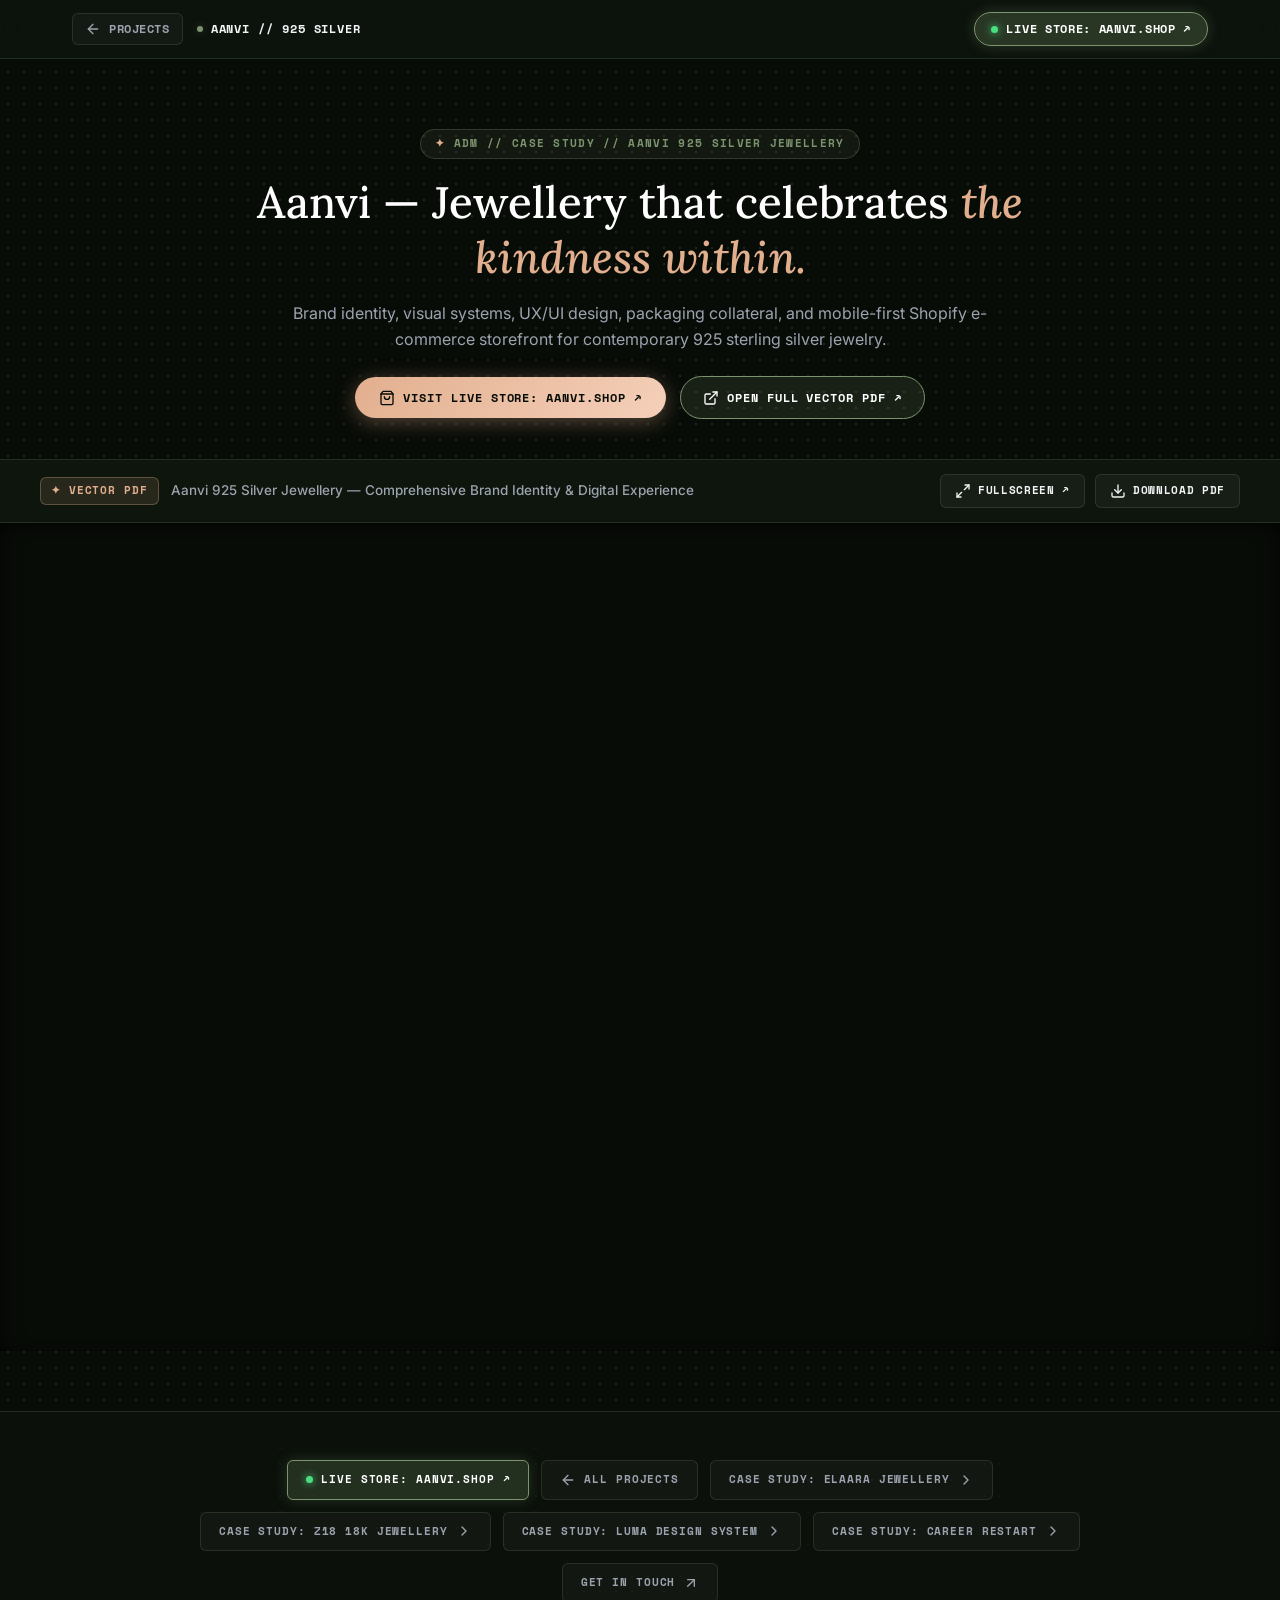
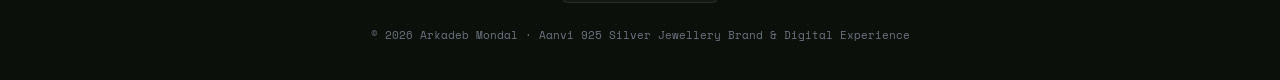
<file: aanvi.html>
<!DOCTYPE html>
<html lang="en">
<head>
  <meta charset="UTF-8" />
  <meta name="viewport" content="width=device-width, initial-scale=1.0" />
  <title>Aanvi 925 Silver Jewellery — Brand Identity &amp; Digital Experience · Arkadeb Mondal</title>
  <meta name="description" content="A comprehensive brand identity, visual systems, UX/UI design, and Shopify e-commerce launch for contemporary 925 sterling silver jewelry brand Aanvi." />
  <meta name="keywords" content="Aanvi, 925 Silver Jewellery, Brand Identity, UI/UX, Product Design, Arkadeb Mondal, Shopify E-Commerce, Typography, Luxury Packaging" />
  <meta property="og:title" content="Aanvi 925 Silver Jewellery — Brand Identity &amp; Digital Experience · Arkadeb Mondal" />
  <meta property="og:description" content="Jewellery that celebrates the kindness within. Brand Identity &amp; Shopify E-Commerce Case Study." />
  <meta property="og:type" content="article" />
  <link rel="preconnect" href="https://fonts.googleapis.com" />
  <link rel="preconnect" href="https://fonts.gstatic.com" crossorigin />
  <link href="https://fonts.googleapis.com/css2?family=Lora:ital,wght@0,400;0,500;0,600;0,700;1,400&family=Inter:wght@400;500;600;700&family=Space+Mono:ital,wght@0,400;0,700;1,400&display=swap" rel="stylesheet" />
  <link rel="stylesheet" href="assets/css/styles.css?v=4.0" />
  <link rel="stylesheet" href="assets/css/aanvi.css?v=4.0" />
  <link rel="icon" type="image/png" sizes="32x32" href="favicon-32x32.png" />
  <link rel="icon" type="image/png" sizes="512x512" href="favicon.png" />
  <link rel="apple-touch-icon" sizes="180x180" href="apple-touch-icon.png" />
  <link rel="shortcut icon" href="favicon.ico" />
</head>
<body class="aanvi-body">

  <!-- ═══════════════════════ READING PROGRESS BAR ═══════════════════════ -->
  <div class="aanvi-progress-container" aria-hidden="true">
    <div class="aanvi-progress-bar" id="aanvi-progress-bar"></div>
  </div>

  <!-- ═══════════════════════ TOP NAVIGATION ═══════════════════════ -->
  <header class="aanvi-topnav" role="banner">
    <div class="aanvi-topnav-inner">
      <div class="aanvi-nav-left">
        <a href="index.html#projects" class="aanvi-back-link" id="aanvi-back-link">
          <svg class="icon-std" aria-hidden="true" xmlns="http://www.w3.org/2000/svg" width="16" height="16" viewBox="0 0 24 24" fill="none" stroke="currentColor" stroke-width="2" stroke-linecap="round" stroke-linejoin="round"><path d="m12 19-7-7 7-7"/><path d="M19 12H5"/></svg>
          <span>Projects</span>
        </a>
        <div class="aanvi-brand-tag">
          <span class="aanvi-brand-dot"></span>
          <span>Aanvi // 925 Silver</span>
        </div>
      </div>

      <div class="aanvi-nav-right">
        <a href="https://aanvi.shop/" target="_blank" rel="noopener noreferrer" class="aanvi-store-pill" id="topnav-live-store" title="Visit live Aanvi Shopify storefront at aanvi.shop">
          <span class="live-dot"></span>
          <span>Live Store: aanvi.shop ↗</span>
        </a>
      </div>
    </div>
  </header>

  <main id="aanvi-main">

    <!-- ═══════════════════════ MINIMAL PROJECT HEADER ═══════════════════════ -->
    <section class="aanvi-hero" aria-label="Aanvi Case Study Overview">
      <div class="aanvi-hero-inner">
        <div class="aanvi-hero-prompt">
          <span class="prompt-sparkle">✦</span>
          <span>ADM // CASE STUDY // AANVI 925 SILVER JEWELLERY</span>
        </div>

        <h1 class="aanvi-hero-title">
          Aanvi — Jewellery that celebrates <span class="text-gold">the kindness within.</span>
        </h1>

        <p class="aanvi-hero-lead">
          Brand identity, visual systems, UX/UI design, packaging collateral, and mobile-first Shopify e-commerce storefront for contemporary 925 sterling silver jewelry.
        </p>

        <div class="aanvi-hero-actions">
          <a href="https://aanvi.shop/" target="_blank" rel="noopener noreferrer" class="aanvi-cta-storefront" id="hero-live-store">
            <svg class="icon-std" aria-hidden="true" xmlns="http://www.w3.org/2000/svg" width="15" height="15" viewBox="0 0 24 24" fill="none" stroke="currentColor" stroke-width="2" stroke-linecap="round" stroke-linejoin="round"><path d="M6 2 3 6v14a2 2 0 0 0 2 2h14a2 2 0 0 0 2-2V6l-3-4Z"/><path d="M3 6h18"/><path d="M16 10a4 4 0 0 1-8 0"/></svg>
            <span>Visit Live Store: aanvi.shop ↗</span>
          </a>
          <a href="assets/docs/aanvi-case-study.pdf?v=2" target="_blank" rel="noopener noreferrer" class="aanvi-cta-pdf" id="hero-pdf-link">
            <svg class="icon-std" aria-hidden="true" xmlns="http://www.w3.org/2000/svg" width="15" height="15" viewBox="0 0 24 24" fill="none" stroke="currentColor" stroke-width="2" stroke-linecap="round" stroke-linejoin="round"><path d="M18 13v6a2 2 0 0 1-2 2H5a2 2 0 0 1-2-2V8a2 2 0 0 1 2-2h6"/><polyline points="15 3 21 3 21 9"/><line x1="10" y1="14" x2="21" y2="3"/></svg>
            <span>Open Full Vector PDF ↗</span>
          </a>
        </div>
      </div>
    </section>

    <!-- ═══════════════════════ VECTOR CASE STUDY PDF EMBED ═══════════════════════ -->
    <section class="aanvi-pdf-section" aria-label="Aanvi 925 Silver High-Resolution Case Study Presentation">
      <div class="aanvi-pdf-toolbar">
        <div class="aanvi-pdf-info">
          <span class="pdf-tag">✦ VECTOR PDF</span>
          <span class="pdf-title">Aanvi 925 Silver Jewellery — Comprehensive Brand Identity &amp; Digital Experience</span>
        </div>
        <div class="aanvi-pdf-actions">
          <a href="assets/docs/aanvi-case-study.pdf?v=2" target="_blank" rel="noopener noreferrer" class="aanvi-btn-sm" id="btn-fullscreen-pdf" title="Open complete vector PDF in a new tab">
            <svg class="icon-std" aria-hidden="true" xmlns="http://www.w3.org/2000/svg" width="14" height="14" viewBox="0 0 24 24" fill="none" stroke="currentColor" stroke-width="2" stroke-linecap="round" stroke-linejoin="round"><path d="M15 3h6v6"/><path d="M9 21H3v-6"/><path d="M21 3l-7 7"/><path d="M3 21l7-7"/></svg>
            <span>Fullscreen ↗</span>
          </a>
          <a href="assets/docs/aanvi-case-study.pdf" download="Aanvi-925-Silver-Case-Study.pdf" class="aanvi-btn-sm" id="btn-download-pdf" title="Download the vector presentation PDF">
            <svg class="icon-std" aria-hidden="true" xmlns="http://www.w3.org/2000/svg" width="14" height="14" viewBox="0 0 24 24" fill="none" stroke="currentColor" stroke-width="2" stroke-linecap="round" stroke-linejoin="round"><path d="M21 15v4a2 2 0 0 1-2 2H5a2 2 0 0 1-2-2v-4"/><polyline points="7 10 12 15 17 10"/><line x1="12" y1="15" x2="12" y2="3"/></svg>
            <span>Download PDF</span>
          </a>
        </div>
      </div>

      <div class="aanvi-pdf-wrapper">
        <object
          data="assets/docs/aanvi-case-study.pdf?v=2#view=FitH&toolbar=0&navpanes=0"
          type="application/pdf"
          class="aanvi-pdf-embed"
          aria-label="Aanvi 925 Silver Jewellery Case Study Presentation">
          <iframe
            src="assets/docs/aanvi-case-study.pdf?v=2#view=FitH&toolbar=0&navpanes=0"
            class="aanvi-pdf-iframe"
            title="Aanvi 925 Silver Jewellery Case Study Presentation"
            loading="eager">
            <div class="aanvi-pdf-fallback">
              <p>Your browser is unable to display the PDF inline.</p>
              <a href="assets/docs/aanvi-case-study.pdf?v=2" class="aanvi-cta-storefront" target="_blank" rel="noopener noreferrer">
                Open Full Resolution PDF ↗
              </a>
            </div>
          </iframe>
        </object>
      </div>
    </section>

  </main>

  <!-- ═══════════════════════ CLEAN FOOTER ═══════════════════════ -->
  <footer class="aanvi-footer" role="contentinfo">
    <div class="aanvi-footer-inner">
      <div class="aanvi-footer-links">
        <a href="https://aanvi.shop/" class="aanvi-footer-btn aanvi-footer-btn--live" target="_blank" rel="noopener noreferrer">
          <span class="live-dot"></span>
          <span>Live Store: aanvi.shop ↗</span>
        </a>
        <a href="index.html#projects" class="aanvi-footer-btn">
          <svg class="icon-std" aria-hidden="true" xmlns="http://www.w3.org/2000/svg" width="16" height="16" viewBox="0 0 24 24" fill="none" stroke="currentColor" stroke-width="2" stroke-linecap="round" stroke-linejoin="round"><path d="m12 19-7-7 7-7"/><path d="M19 12H5"/></svg>
          <span>All Projects</span>
        </a>
        <a href="elaara.html" class="aanvi-footer-btn">
          <span>Case Study: Elaara Jewellery</span>
          <svg class="icon-std" aria-hidden="true" xmlns="http://www.w3.org/2000/svg" width="16" height="16" viewBox="0 0 24 24" fill="none" stroke="currentColor" stroke-width="2" stroke-linecap="round" stroke-linejoin="round"><path d="m9 18 6-6-6-6"/></svg>
        </a>
        <a href="z18.html" class="aanvi-footer-btn">
          <span>Case Study: Z18 18K Jewellery</span>
          <svg class="icon-std" aria-hidden="true" xmlns="http://www.w3.org/2000/svg" width="16" height="16" viewBox="0 0 24 24" fill="none" stroke="currentColor" stroke-width="2" stroke-linecap="round" stroke-linejoin="round"><path d="m9 18 6-6-6-6"/></svg>
        </a>
        <a href="luma.html" class="aanvi-footer-btn">
          <span>Case Study: LUMA Design System</span>
          <svg class="icon-std" aria-hidden="true" xmlns="http://www.w3.org/2000/svg" width="16" height="16" viewBox="0 0 24 24" fill="none" stroke="currentColor" stroke-width="2" stroke-linecap="round" stroke-linejoin="round"><path d="m9 18 6-6-6-6"/></svg>
        </a>
        <a href="career-restart.html" class="aanvi-footer-btn">
          <span>Case Study: Career Restart</span>
          <svg class="icon-std" aria-hidden="true" xmlns="http://www.w3.org/2000/svg" width="16" height="16" viewBox="0 0 24 24" fill="none" stroke="currentColor" stroke-width="2" stroke-linecap="round" stroke-linejoin="round"><path d="m9 18 6-6-6-6"/></svg>
        </a>
        <a href="mailto:arkadeb03@gmail.com" class="aanvi-footer-btn">
          <span>Get in Touch</span>
          <svg class="icon-std" aria-hidden="true" xmlns="http://www.w3.org/2000/svg" width="16" height="16" viewBox="0 0 24 24" fill="none" stroke="currentColor" stroke-width="2" stroke-linecap="round" stroke-linejoin="round"><path d="M7 7h10v10"/><path d="M7 17 17 7"/></svg>
        </a>
      </div>
      <p class="aanvi-footer-copy">© 2026 Arkadeb Mondal · Aanvi 925 Silver Jewellery Brand &amp; Digital Experience</p>
    </div>
  </footer>

  <script src="assets/js/aanvi.js"></script>
</body>
</html>
</file>
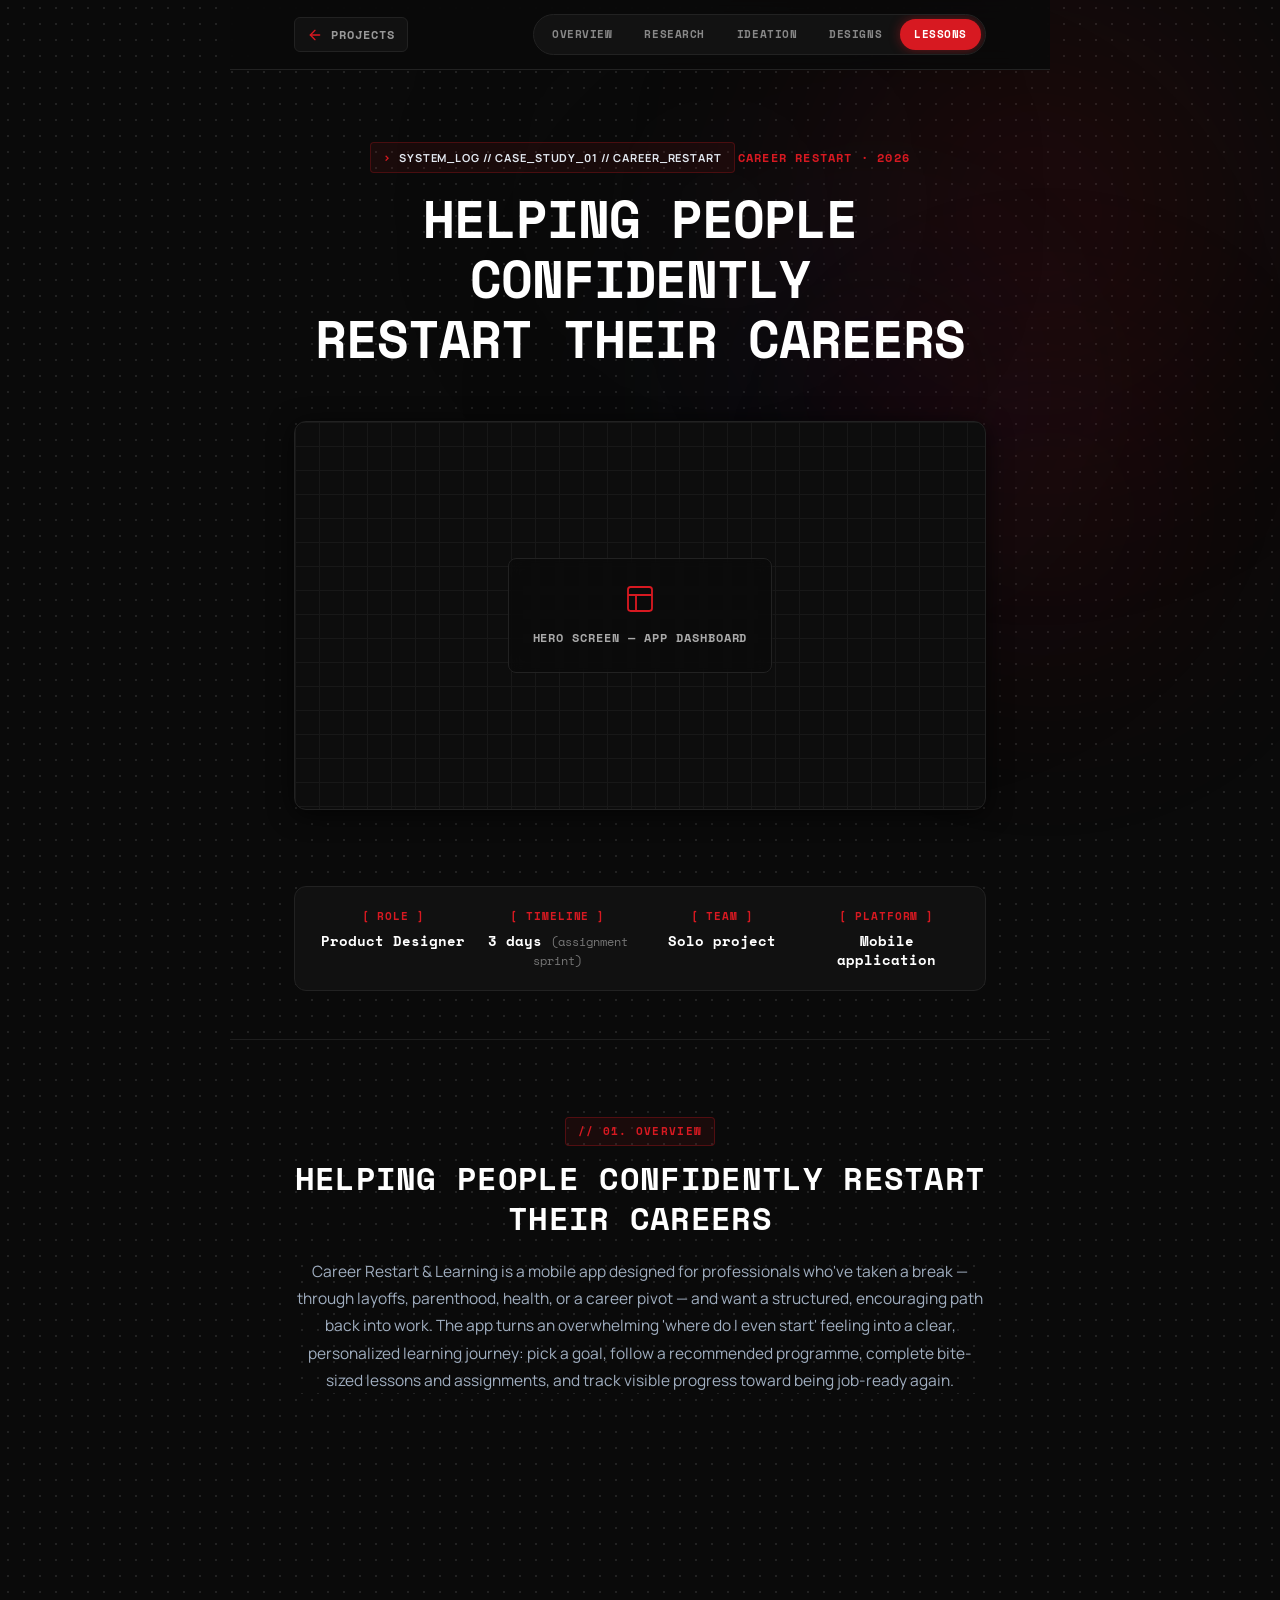
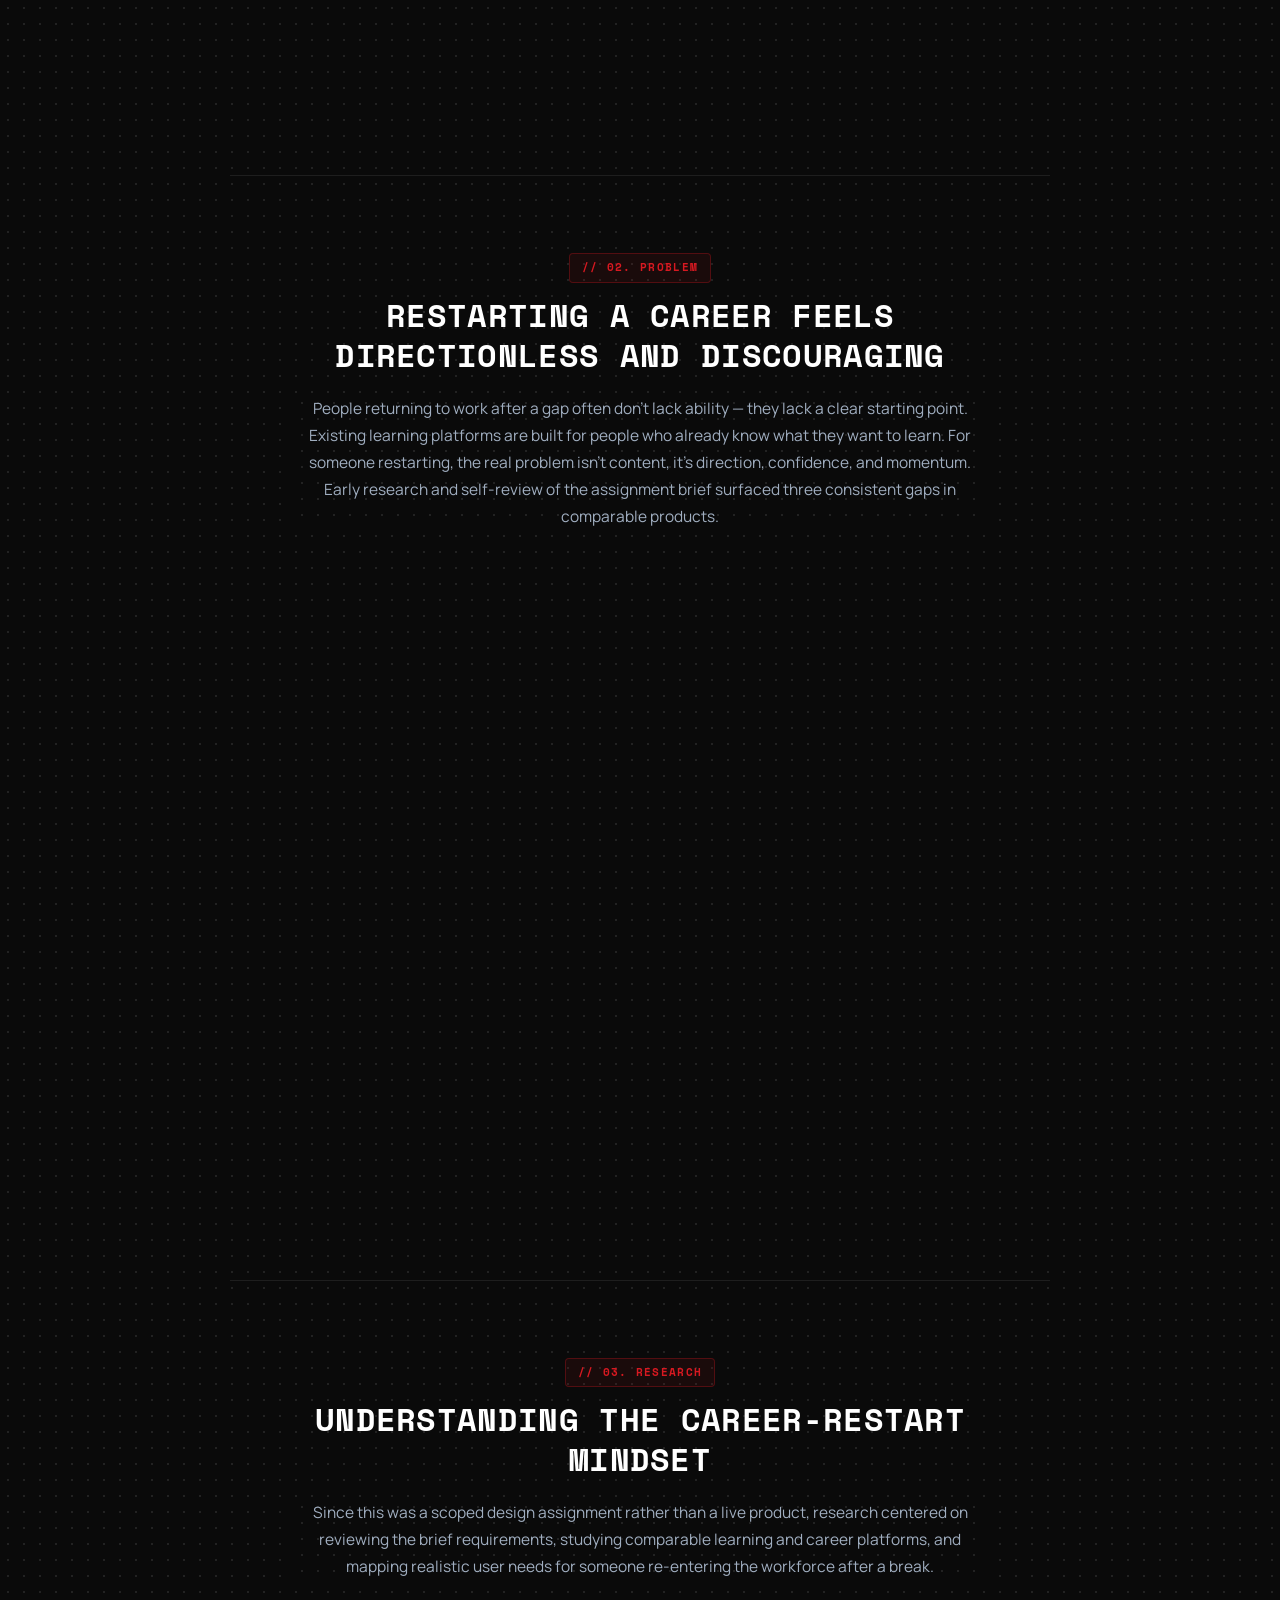
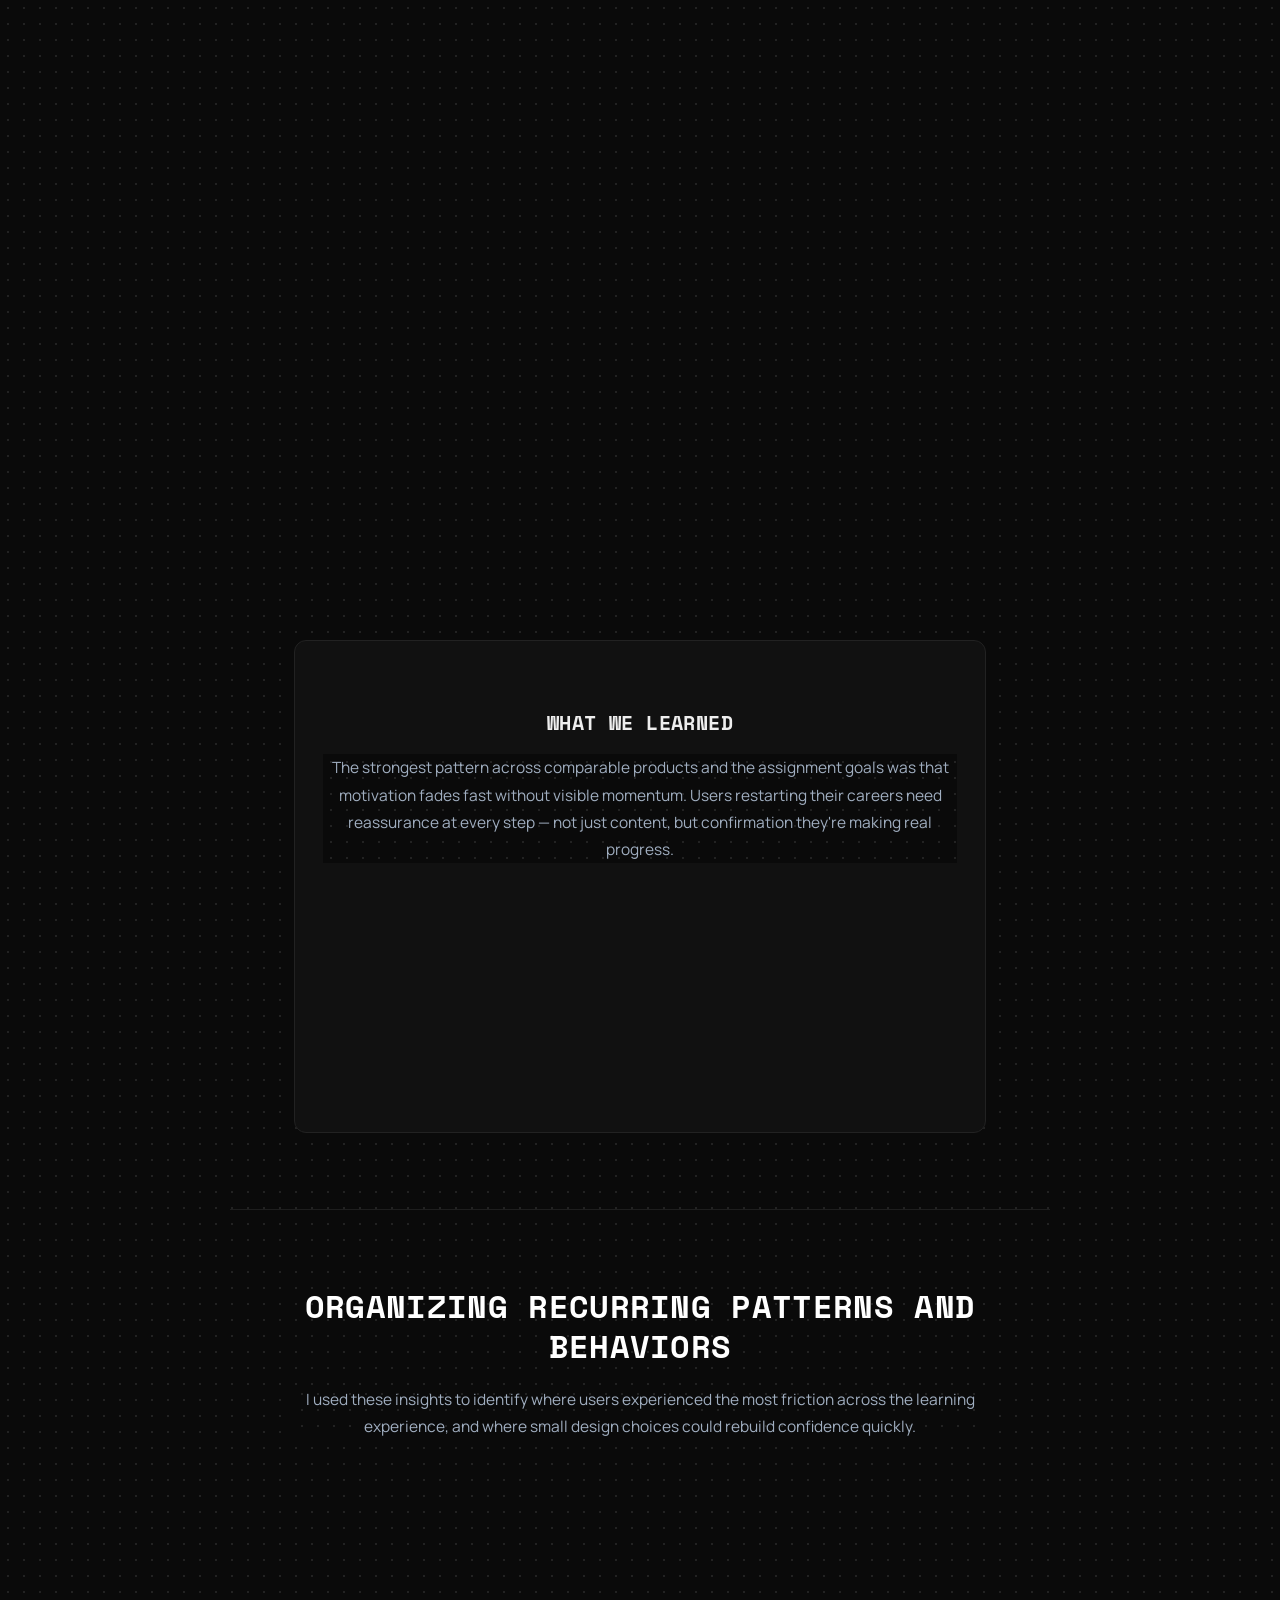
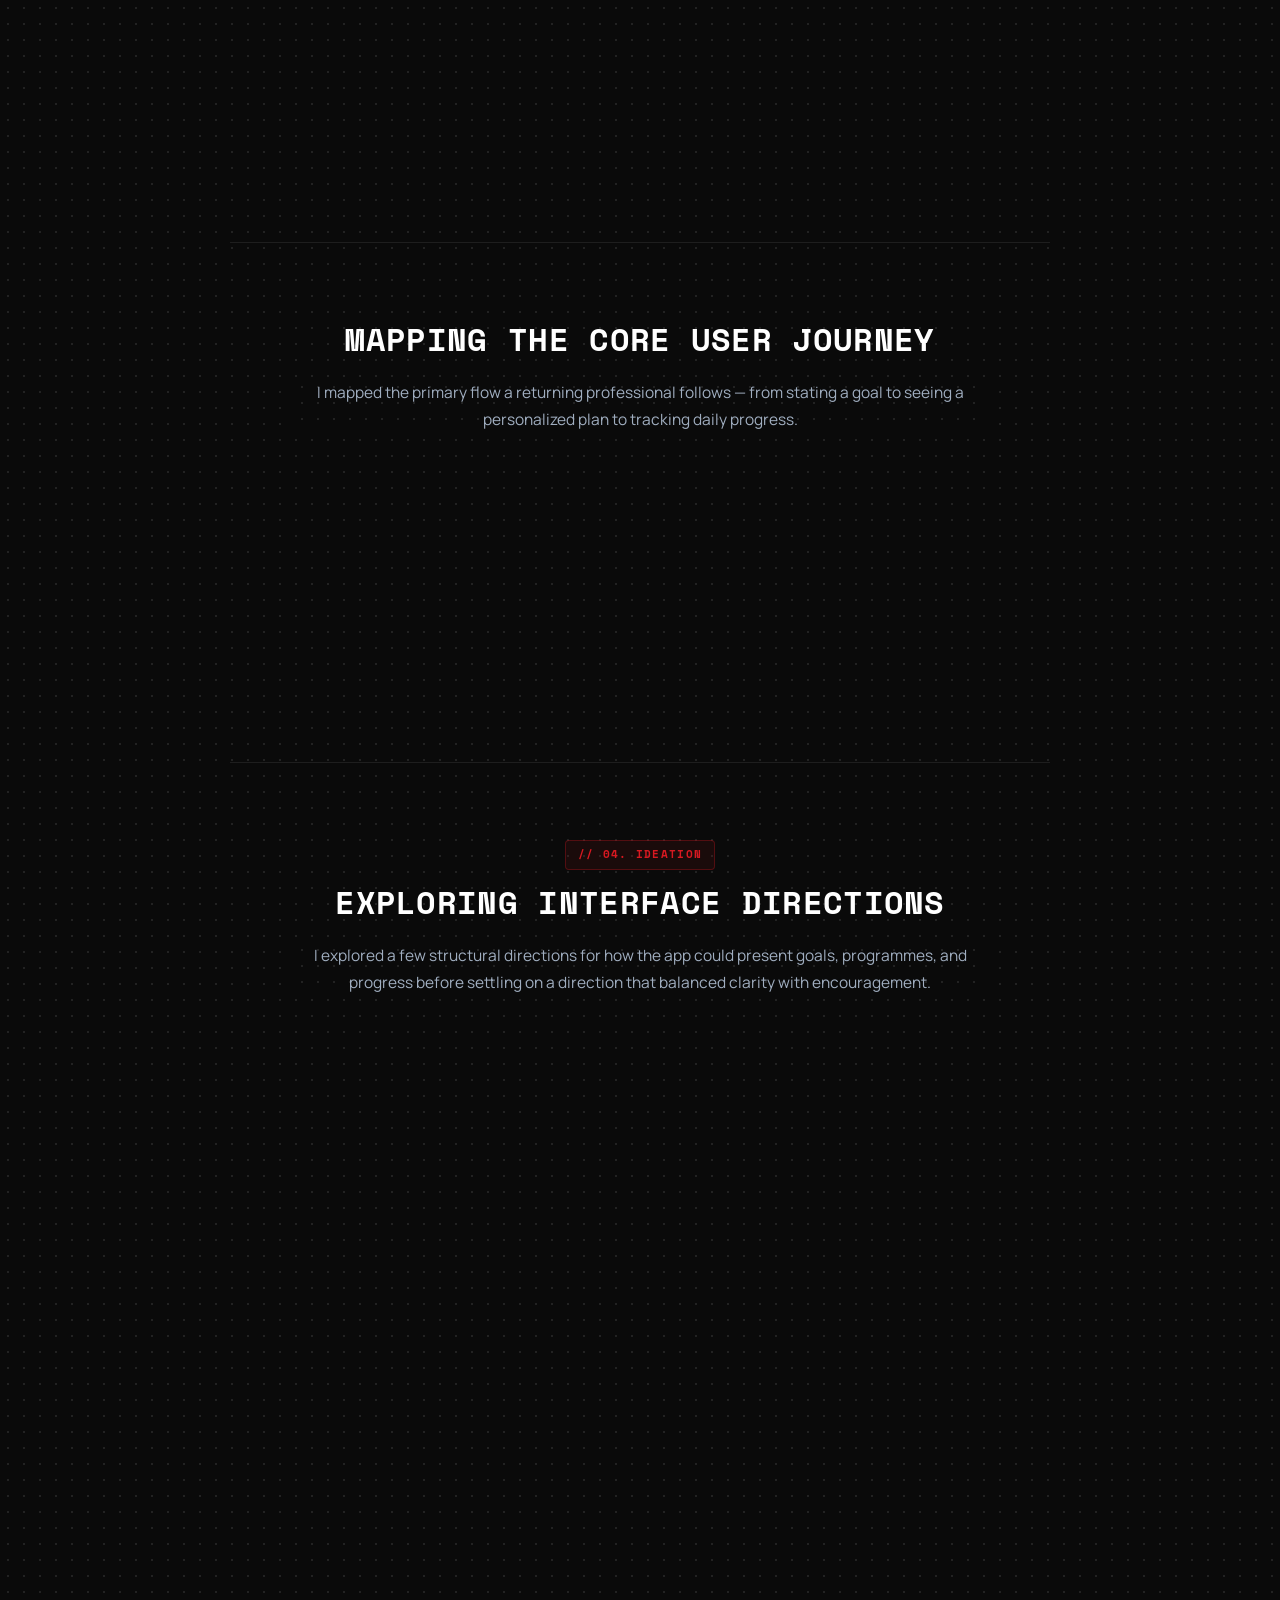
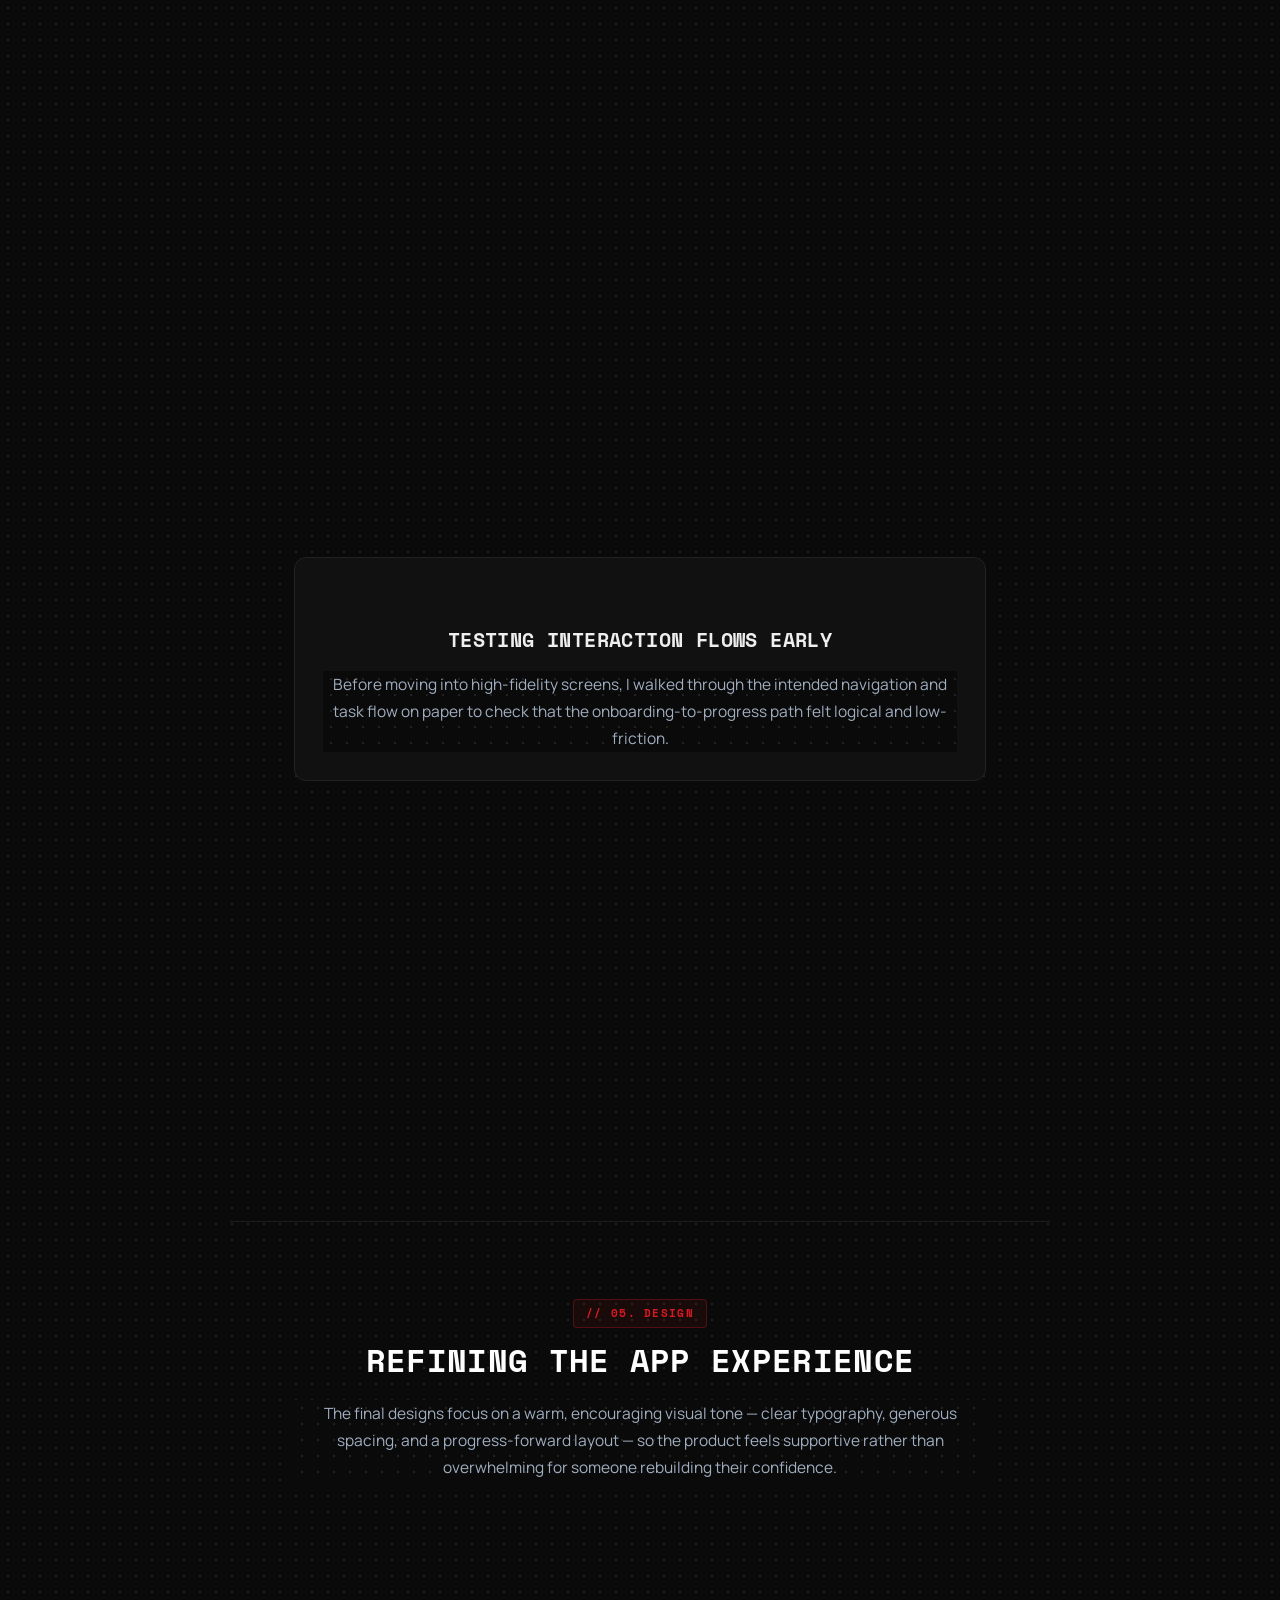
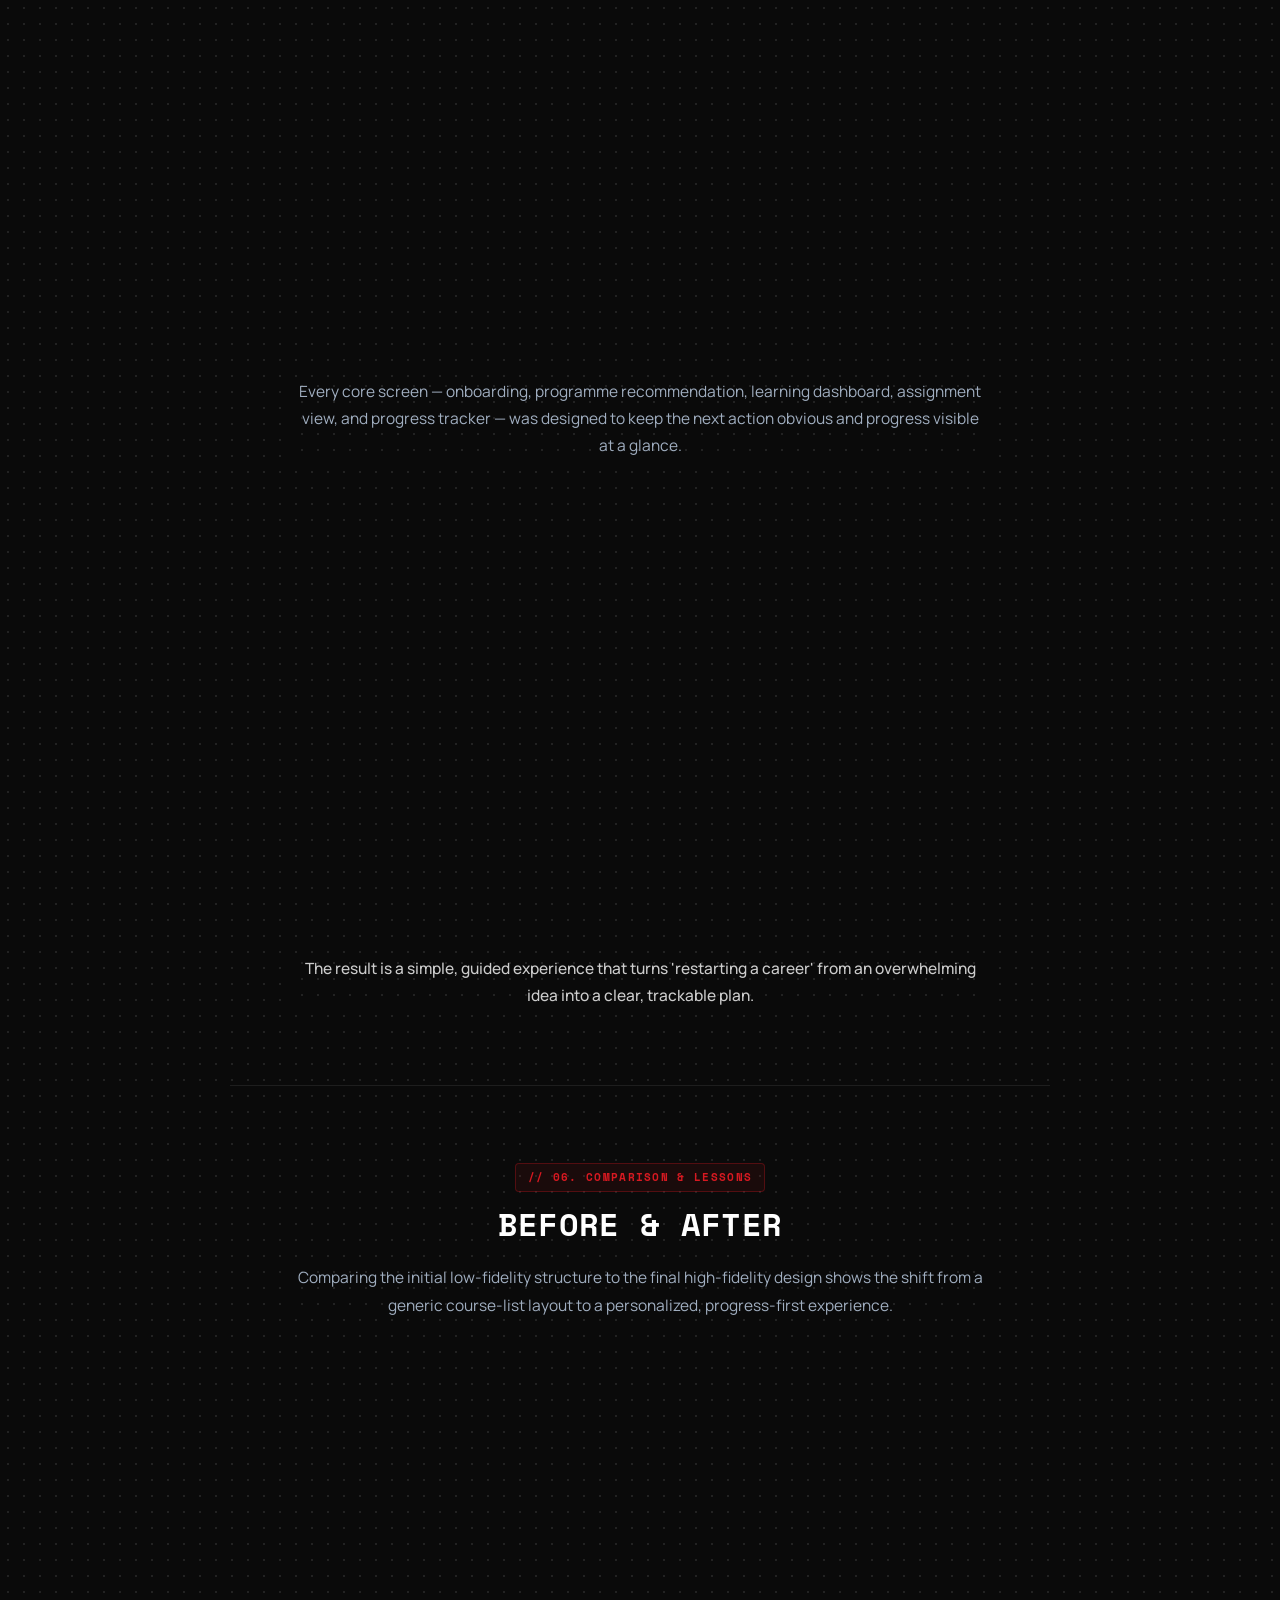
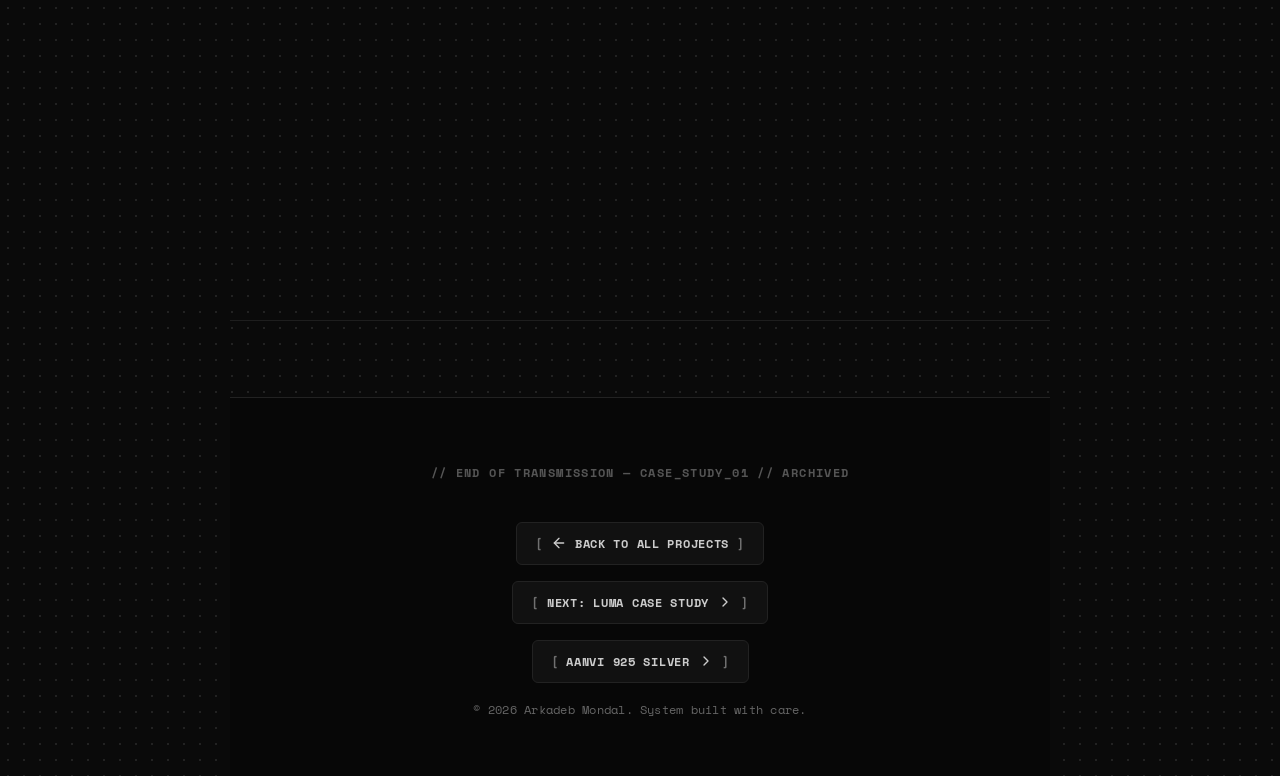
<file: career-restart.html>
<!DOCTYPE html>
<html lang="en">
<head>
  <meta charset="UTF-8" />
  <meta name="viewport" content="width=device-width, initial-scale=1.0" />
  <title>Career Restart — Case Study · Arkadeb Mondal</title>
  <meta name="description" content="A case study on helping professionals confidently restart their careers through a structured mobile app experience." />
  <link rel="preconnect" href="https://fonts.googleapis.com" />
  <link rel="preconnect" href="https://fonts.gstatic.com" crossorigin />
  <link href="https://fonts.googleapis.com/css2?family=Space+Mono:ital,wght@0,400;0,700;1,400;1,700&family=Manrope:wght@400;500;600;700;800&display=swap" rel="stylesheet" />
  <link rel="stylesheet" href="assets/css/styles.css?v=4.0" />
  <link rel="stylesheet" href="assets/css/case-study.css?v=4.0" />
  <link rel="icon" type="image/png" sizes="32x32" href="favicon-32x32.png" />
  <link rel="icon" type="image/png" sizes="512x512" href="favicon.png" />
  <link rel="apple-touch-icon" sizes="180x180" href="apple-touch-icon.png" />
  <link rel="shortcut icon" href="favicon.ico" />
</head>
<body class="cs-body">

  <!-- ═══════════════════════ DYNAMIC AURORA BACKGROUND ═══════════════════════ -->
  <div class="aurora-bg" aria-hidden="true">
    <div class="aurora-blob blob-1"></div>
    <div class="aurora-blob blob-2"></div>
    <div class="aurora-blob blob-3"></div>
    <div class="aurora-blob blob-4"></div>
  </div>

  <!-- ══════════════════════ TOP NAV ══════════════════════ -->
  <header class="cs-topnav" role="banner">
    <div class="cs-container cs-topnav-inner">
      <a href="index.html" class="cs-back-link" id="back-to-projects">
        <svg class="icon-std" aria-hidden="true" xmlns="http://www.w3.org/2000/svg" width="16" height="16" viewBox="0 0 24 24" fill="none" stroke="currentColor" stroke-width="2" stroke-linecap="round" stroke-linejoin="round"><path d="m12 19-7-7 7-7"/><path d="M19 12H5"/></svg>
        <span>Projects</span>
      </a>
      <nav class="cs-tabs" aria-label="Case study sections">
        <a href="#overview"  class="cs-tab active" id="tab-overview">Overview</a>
        <a href="#research"  class="cs-tab" id="tab-research">Research</a>
        <a href="#ideation"  class="cs-tab" id="tab-ideation">Ideation</a>
        <a href="#design"    class="cs-tab" id="tab-design">Designs</a>
        <a href="#lessons"   class="cs-tab" id="tab-lessons">Lessons</a>
      </nav>
    </div>
  </header>

  <main id="cs-main">

    <!-- ══════════════════════ HERO ══════════════════════ -->
    <section class="cs-hero" aria-label="Project hero">
      <div class="cs-container cs-hero-content">
        <div class="hero-prompt-row">
          <span class="prompt-symbol">&gt;</span>
          <span class="prompt-text">SYSTEM_LOG // CASE_STUDY_01 // CAREER_RESTART</span>
        </div>
        <span class="cs-label">Career Restart&nbsp;·&nbsp;2026</span>
        <h1 class="cs-h1">Helping people confidently<br />restart their careers</h1>
      </div>
      <div class="cs-container">
        <div class="cs-placeholder cs-placeholder--hero" role="img" aria-label="App dashboard / onboarding hero screen placeholder">
          <div class="cs-placeholder-inner">
            <svg class="cs-ph-icon" viewBox="0 0 24 24" fill="none" stroke="currentColor" stroke-width="1.4" aria-hidden="true"><rect x="3" y="3" width="18" height="18" rx="2"/><path d="M3 9h18M9 21V9"/></svg>
            <span>Hero screen — app dashboard</span>
          </div>
        </div>
      </div>
    </section>

    <!-- ══════════════════════ META ROW ══════════════════════ -->
    <section class="cs-meta-row" aria-label="Project meta">
      <div class="cs-container">
        <dl class="cs-meta-grid">
          <div class="cs-meta-item">
            <dt class="cs-meta-label">[ ROLE ]</dt>
            <dd class="cs-meta-value">Product Designer</dd>
          </div>
          <div class="cs-meta-item">
            <dt class="cs-meta-label">[ TIMELINE ]</dt>
            <dd class="cs-meta-value">3 days <span class="cs-meta-sub">(assignment sprint)</span></dd>
          </div>
          <div class="cs-meta-item">
            <dt class="cs-meta-label">[ TEAM ]</dt>
            <dd class="cs-meta-value">Solo project</dd>
          </div>
          <div class="cs-meta-item">
            <dt class="cs-meta-label">[ PLATFORM ]</dt>
            <dd class="cs-meta-value">Mobile application</dd>
          </div>
        </dl>
      </div>
    </section>

    <!-- ══════════════════════ OVERVIEW ══════════════════════ -->
    <section class="cs-section" id="overview" aria-labelledby="overview-heading">
      <div class="cs-container">
        <span class="cs-eyebrow">// 01. OVERVIEW</span>
        <h2 class="cs-h2" id="overview-heading">Helping people confidently restart their careers</h2>
        <p class="cs-body">Career Restart &amp; Learning is a mobile app designed for professionals who've taken a break — through layoffs, parenthood, health, or a career pivot — and want a structured, encouraging path back into work. The app turns an overwhelming 'where do I even start' feeling into a clear, personalized learning journey: pick a goal, follow a recommended programme, complete bite-sized lessons and assignments, and track visible progress toward being job-ready again.</p>

        <!-- Impact Stats -->
        <div class="cs-stats-row" aria-label="Project impact">
          <div class="cs-stat-card">
            <div class="cs-stat-icon" aria-hidden="true">
              <svg viewBox="0 0 24 24" fill="none" stroke="currentColor" stroke-width="1.8"><polyline points="22 7 13.5 15.5 8.5 10.5 2 17"/><polyline points="16 7 22 7 22 13"/></svg>
            </div>
            <div class="cs-stat-num">5</div>
            <div class="cs-stat-title">core screens</div>
            <div class="cs-stat-desc">Designed end-to-end, from onboarding to progress tracking</div>
          </div>
          <div class="cs-stat-card">
            <div class="cs-stat-icon" aria-hidden="true">
              <svg viewBox="0 0 24 24" fill="none" stroke="currentColor" stroke-width="1.8"><polyline points="22 7 13.5 15.5 8.5 10.5 2 17"/><polyline points="16 7 22 7 22 13"/></svg>
            </div>
            <div class="cs-stat-num">1</div>
            <div class="cs-stat-title">key flow</div>
            <div class="cs-stat-desc">Fully prototyped: goal selection to first completed lesson</div>
          </div>
          <div class="cs-stat-card">
            <div class="cs-stat-icon" aria-hidden="true">
              <svg viewBox="0 0 24 24" fill="none" stroke="currentColor" stroke-width="1.8"><polyline points="22 7 13.5 15.5 8.5 10.5 2 17"/><polyline points="16 7 22 7 22 13"/></svg>
            </div>
            <div class="cs-stat-num">0→</div>
            <div class="cs-stat-title">job-ready</div>
            <div class="cs-stat-desc">Clear path from uncertainty to a structured learning plan</div>
          </div>
        </div>
      </div>
    </section>

    <!-- ══════════════════════ PROBLEM ══════════════════════ -->
    <section class="cs-section" id="problem" aria-labelledby="problem-heading">
      <div class="cs-container">
        <span class="cs-eyebrow">// 02. PROBLEM</span>
        <h2 class="cs-h2" id="problem-heading">Restarting a career feels directionless and discouraging</h2>
        <p class="cs-body">People returning to work after a gap often don't lack ability — they lack a clear starting point. Existing learning platforms are built for people who already know what they want to learn. For someone restarting, the real problem isn't content, it's direction, confidence, and momentum. Early research and self-review of the assignment brief surfaced three consistent gaps in comparable products.</p>

        <div class="cs-placeholder cs-placeholder--dashboard" role="img" aria-label="App dashboard dark UI placeholder">
          <div class="cs-placeholder-inner">
            <svg class="cs-ph-icon" viewBox="0 0 24 24" fill="none" stroke="currentColor" stroke-width="1.4" aria-hidden="true"><rect x="3" y="3" width="18" height="18" rx="2"/><path d="M3 9h18M9 21V9"/></svg>
            <span>App dashboard — dark UI</span>
          </div>
        </div>

        <!-- Pain points -->
        <div class="cs-three-col">
          <div class="cs-pain-card">
            <span class="cs-pain-num">01</span>
            <h3 class="cs-pain-title">Unclear starting point</h3>
            <p class="cs-pain-desc">No guided way to translate a vague goal like 'get back into design' into an actual plan</p>
          </div>
          <div class="cs-pain-card">
            <span class="cs-pain-num">02</span>
            <h3 class="cs-pain-title">Overwhelming content</h3>
            <p class="cs-pain-desc">Generic course catalogs with no sense of what's relevant or how long it will take</p>
          </div>
          <div class="cs-pain-card">
            <span class="cs-pain-num">03</span>
            <h3 class="cs-pain-title">Invisible progress</h3>
            <p class="cs-pain-desc">No clear signal of how close someone is to being job-ready again</p>
          </div>
        </div>
      </div>
    </section>

    <!-- ══════════════════════ RESEARCH ══════════════════════ -->
    <section class="cs-section" id="research" aria-labelledby="research-heading">
      <div class="cs-container">
        <span class="cs-eyebrow">// 03. RESEARCH</span>
        <h2 class="cs-h2" id="research-heading">Understanding the career-restart mindset</h2>
        <p class="cs-body">Since this was a scoped design assignment rather than a live product, research centered on reviewing the brief requirements, studying comparable learning and career platforms, and mapping realistic user needs for someone re-entering the workforce after a break.</p>
      </div>

      <!-- Full-width research image -->
      <div class="cs-container cs-container--wide">
        <div class="cs-placeholder cs-placeholder--wide" role="img" aria-label="Research visual — wide photo-style placeholder">
          <div class="cs-placeholder-inner">
            <svg class="cs-ph-icon" viewBox="0 0 24 24" fill="none" stroke="currentColor" stroke-width="1.4" aria-hidden="true"><circle cx="12" cy="12" r="10"/><path d="M12 8v4l3 3"/></svg>
            <span>Research board / affinity map</span>
          </div>
        </div>
      </div>

      <!-- Research stat row -->
      <div class="cs-container">
        <div class="cs-three-col cs-research-stats">
          <div class="cs-rstat">
            <div class="cs-rstat-icon" aria-hidden="true">
              <svg viewBox="0 0 24 24" fill="none" stroke="currentColor" stroke-width="1.8"><path d="M17 21v-2a4 4 0 0 0-4-4H5a4 4 0 0 0-4 4v2"/><circle cx="9" cy="7" r="4"/><path d="M23 21v-2a4 4 0 0 0-3-3.87"/><path d="M16 3.13a4 4 0 0 1 0 7.75"/></svg>
            </div>
            <div class="cs-rstat-num">3</div>
            <div class="cs-rstat-label">personas</div>
            <div class="cs-rstat-desc">Modeled around common career-restart scenarios</div>
          </div>
          <div class="cs-rstat">
            <div class="cs-rstat-icon" aria-hidden="true">
              <svg viewBox="0 0 24 24" fill="none" stroke="currentColor" stroke-width="1.8"><rect x="5" y="2" width="14" height="20" rx="2"/><path d="M12 18h.01"/></svg>
            </div>
            <div class="cs-rstat-num">5</div>
            <div class="cs-rstat-label">screens</div>
            <div class="cs-rstat-desc">Mapped to the full onboarding-to-progress journey</div>
          </div>
          <div class="cs-rstat">
            <div class="cs-rstat-icon" aria-hidden="true">
              <svg viewBox="0 0 24 24" fill="none" stroke="currentColor" stroke-width="1.8"><polyline points="9 11 12 14 22 4"/><path d="M21 12v7a2 2 0 0 1-2 2H5a2 2 0 0 1-2-2V5a2 2 0 0 1 2-2h11"/></svg>
            </div>
            <div class="cs-rstat-num">1</div>
            <div class="cs-rstat-label">flow</div>
            <div class="cs-rstat-desc">Prototyped end-to-end for usability validation</div>
          </div>
        </div>

        <!-- What we learned -->
        <div class="cs-learned">
          <h3 class="cs-h3">What we learned</h3>
          <p class="cs-body">The strongest pattern across comparable products and the assignment goals was that motivation fades fast without visible momentum. Users restarting their careers need reassurance at every step — not just content, but confirmation they're making real progress.</p>

          <blockquote class="cs-pullquote">
            <div class="cs-pullquote-mark" aria-hidden="true">
              <svg viewBox="0 0 32 32" fill="currentColor"><path d="M10 8C6.13 8 3 11.13 3 15v9h9v-9H6c0-2.21 1.79-4 4-4V8zm13 0c-3.87 0-7 3.13-7 7v9h9v-9h-6c0-2.21 1.79-4 4-4V8z"/></svg>
            </div>
            <p class="cs-pullquote-text">'Restart' doesn't mean 'start from zero' — I just needed someone to tell me what to do first, and to show me I was actually getting somewhere.</p>
            <cite class="cs-pullquote-cite">— Design assumption, based on target user research</cite>
          </blockquote>
        </div>
      </div>
    </section>

    <!-- ══════════════════════ INSIGHTS / SYNTHESIS ══════════════════════ -->
    <section class="cs-section" id="insights" aria-labelledby="insights-heading">
      <div class="cs-container">
        <h2 class="cs-h2" id="insights-heading">Organizing recurring patterns and behaviors</h2>
        <p class="cs-body">I used these insights to identify where users experienced the most friction across the learning experience, and where small design choices could rebuild confidence quickly.</p>

        <!-- Key Insights grid -->
        <div class="cs-insights-grid">
          <div class="cs-insight-card">
            <div class="cs-insight-icon" aria-hidden="true">
              <svg viewBox="0 0 24 24" fill="none" stroke="currentColor" stroke-width="1.8"><circle cx="12" cy="12" r="10"/><path d="M12 8v4l3 3"/></svg>
            </div>
            <h4 class="cs-insight-title">Goals need translation</h4>
            <p class="cs-insight-desc">A vague ambition should turn into a concrete, named programme in one step</p>
          </div>
          <div class="cs-insight-card">
            <div class="cs-insight-icon" aria-hidden="true">
              <svg viewBox="0 0 24 24" fill="none" stroke="currentColor" stroke-width="1.8"><polyline points="22 7 13.5 15.5 8.5 10.5 2 17"/><polyline points="16 7 22 7 22 13"/></svg>
            </div>
            <h4 class="cs-insight-title">Progress must be visible</h4>
            <p class="cs-insight-desc">Learners need to see how far they've come, not just what's left</p>
          </div>
          <div class="cs-insight-card">
            <div class="cs-insight-icon" aria-hidden="true">
              <svg viewBox="0 0 24 24" fill="none" stroke="currentColor" stroke-width="1.8"><polygon points="12 2 15.09 8.26 22 9.27 17 14.14 18.18 21.02 12 17.77 5.82 21.02 7 14.14 2 9.27 8.91 8.26 12 2"/></svg>
            </div>
            <h4 class="cs-insight-title">Small wins matter</h4>
            <p class="cs-insight-desc">Bite-sized tasks and quick completions rebuild confidence faster than long courses</p>
          </div>
          <div class="cs-insight-card">
            <div class="cs-insight-icon" aria-hidden="true">
              <svg viewBox="0 0 24 24" fill="none" stroke="currentColor" stroke-width="1.8"><path d="M9 18V5l12-2v13"/><circle cx="6" cy="18" r="3"/><circle cx="18" cy="16" r="3"/></svg>
            </div>
            <h4 class="cs-insight-title">Guidance over choice</h4>
            <p class="cs-insight-desc">Fewer, clearer decisions beat open-ended course catalogs</p>
          </div>
        </div>
      </div>
    </section>

    <!-- ══════════════════════ USER JOURNEY ══════════════════════ -->
    <section class="cs-section" id="journey" aria-labelledby="journey-heading">
      <div class="cs-container">
        <h2 class="cs-h2" id="journey-heading">Mapping the core user journey</h2>
        <p class="cs-body">I mapped the primary flow a returning professional follows — from stating a goal to seeing a personalized plan to tracking daily progress.</p>

        <div class="cs-three-col">
          <div class="cs-journey-card">
            <div class="cs-journey-icon" aria-hidden="true">
              <svg viewBox="0 0 24 24" fill="none" stroke="currentColor" stroke-width="1.8"><circle cx="12" cy="12" r="10"/><path d="M12 8v4l3 3"/></svg>
            </div>
            <h3 class="cs-journey-stage">Setting a goal</h3>
            <p class="cs-journey-desc">Selecting or describing the career direction they want to restart into</p>
          </div>
          <div class="cs-journey-card">
            <div class="cs-journey-icon" aria-hidden="true">
              <svg viewBox="0 0 24 24" fill="none" stroke="currentColor" stroke-width="1.8"><path d="M14 2H6a2 2 0 0 0-2 2v16a2 2 0 0 0 2 2h12a2 2 0 0 0 2-2V8z"/><polyline points="14 2 14 8 20 8"/><line x1="16" y1="13" x2="8" y2="13"/><line x1="16" y1="17" x2="8" y2="17"/><polyline points="10 9 9 9 8 9"/></svg>
            </div>
            <h3 class="cs-journey-stage">Getting a plan</h3>
            <p class="cs-journey-desc">Receiving a recommended learning programme matched to that goal</p>
          </div>
          <div class="cs-journey-card">
            <div class="cs-journey-icon" aria-hidden="true">
              <svg viewBox="0 0 24 24" fill="none" stroke="currentColor" stroke-width="1.8"><polyline points="22 7 13.5 15.5 8.5 10.5 2 17"/><polyline points="16 7 22 7 22 13"/></svg>
            </div>
            <h3 class="cs-journey-stage">Building momentum</h3>
            <p class="cs-journey-desc">Completing lessons, tasks, and assignments while tracking visible progress</p>
          </div>
        </div>
      </div>
    </section>

    <!-- ══════════════════════ IDEATION ══════════════════════ -->
    <section class="cs-section" id="ideation" aria-labelledby="ideation-heading">
      <div class="cs-container">
        <span class="cs-eyebrow">// 04. IDEATION</span>
        <h2 class="cs-h2" id="ideation-heading">Exploring interface directions</h2>
        <p class="cs-body">I explored a few structural directions for how the app could present goals, programmes, and progress before settling on a direction that balanced clarity with encouragement.</p>

        <!-- Wireframe row 1 -->
        <div class="cs-wireframe-row">
          <div class="cs-placeholder cs-placeholder--wire" role="img" aria-label="Wireframe: goal-first onboarding">
            <div class="cs-placeholder-inner">
              <svg class="cs-ph-icon cs-ph-icon--sm" viewBox="0 0 24 24" fill="none" stroke="currentColor" stroke-width="1.4" aria-hidden="true"><rect x="3" y="3" width="18" height="18" rx="2"/><path d="M3 9h18M9 21V9"/></svg>
              <span>Low-fi sketch A</span>
            </div>
          </div>
          <div class="cs-placeholder cs-placeholder--wire" role="img" aria-label="Wireframe: programme structure">
            <div class="cs-placeholder-inner">
              <svg class="cs-ph-icon cs-ph-icon--sm" viewBox="0 0 24 24" fill="none" stroke="currentColor" stroke-width="1.4" aria-hidden="true"><rect x="3" y="3" width="18" height="18" rx="2"/><path d="M3 9h18M9 21V9"/></svg>
              <span>Low-fi sketch B</span>
            </div>
          </div>
          <div class="cs-placeholder cs-placeholder--wire" role="img" aria-label="Wireframe: progress-first home">
            <div class="cs-placeholder-inner">
              <svg class="cs-ph-icon cs-ph-icon--sm" viewBox="0 0 24 24" fill="none" stroke="currentColor" stroke-width="1.4" aria-hidden="true"><rect x="3" y="3" width="18" height="18" rx="2"/><path d="M3 9h18M9 21V9"/></svg>
              <span>Low-fi sketch C</span>
            </div>
          </div>
        </div>

        <!-- Captions row 1 -->
        <div class="cs-three-col cs-caption-row">
          <div class="cs-caption-item">
            <span class="cs-caption-title">Goal-first onboarding</span>
            <span class="cs-caption-desc">Leading with a simple goal question before showing any content</span>
          </div>
          <div class="cs-caption-item">
            <span class="cs-caption-title">Programme structure</span>
            <span class="cs-caption-desc">Organizing lessons into clear modules with visible completion states</span>
          </div>
          <div class="cs-caption-item">
            <span class="cs-caption-title">Progress-first home</span>
            <span class="cs-caption-desc">Making the dashboard center on progress rather than a course list</span>
          </div>
        </div>

        <!-- Wireframe row 2 -->
        <div class="cs-wireframe-row cs-wireframe-row--mt">
          <div class="cs-placeholder cs-placeholder--wire" role="img" aria-label="Wireframe: exploration 2A">
            <div class="cs-placeholder-inner">
              <svg class="cs-ph-icon cs-ph-icon--sm" viewBox="0 0 24 24" fill="none" stroke="currentColor" stroke-width="1.4" aria-hidden="true"><rect x="3" y="3" width="18" height="18" rx="2"/><path d="M3 9h18M9 21V9"/></svg>
              <span>Iteration sketch A</span>
            </div>
          </div>
          <div class="cs-placeholder cs-placeholder--wire" role="img" aria-label="Wireframe: exploration 2B">
            <div class="cs-placeholder-inner">
              <svg class="cs-ph-icon cs-ph-icon--sm" viewBox="0 0 24 24" fill="none" stroke="currentColor" stroke-width="1.4" aria-hidden="true"><rect x="3" y="3" width="18" height="18" rx="2"/><path d="M3 9h18M9 21V9"/></svg>
              <span>Iteration sketch B</span>
            </div>
          </div>
          <div class="cs-placeholder cs-placeholder--wire" role="img" aria-label="Wireframe: exploration 2C">
            <div class="cs-placeholder-inner">
              <svg class="cs-ph-icon cs-ph-icon--sm" viewBox="0 0 24 24" fill="none" stroke="currentColor" stroke-width="1.4" aria-hidden="true"><rect x="3" y="3" width="18" height="18" rx="2"/><path d="M3 9h18M9 21V9"/></svg>
              <span>Iteration sketch C</span>
            </div>
          </div>
        </div>

        <!-- Captions row 2 -->
        <div class="cs-three-col cs-caption-row">
          <div class="cs-caption-item">
            <span class="cs-caption-title">Goal-first onboarding</span>
            <span class="cs-caption-desc">Refined goal question with better visual hierarchy</span>
          </div>
          <div class="cs-caption-item">
            <span class="cs-caption-title">Programme structure</span>
            <span class="cs-caption-desc">Module layout with progress indicators integrated</span>
          </div>
          <div class="cs-caption-item">
            <span class="cs-caption-title">Progress-first home</span>
            <span class="cs-caption-desc">Task-oriented flows centered on today's actions</span>
          </div>
        </div>

        <!-- Testing -->
        <div class="cs-testing">
          <h3 class="cs-h3">Testing interaction flows early</h3>
          <p class="cs-body">Before moving into high-fidelity screens, I walked through the intended navigation and task flow on paper to check that the onboarding-to-progress path felt logical and low-friction.</p>
        </div>
      </div>

      <div class="cs-container cs-container--wide">
        <div class="cs-placeholder cs-placeholder--wide" role="img" aria-label="Testing — hands reviewing paper flows, wide photo placeholder">
          <div class="cs-placeholder-inner">
            <svg class="cs-ph-icon" viewBox="0 0 24 24" fill="none" stroke="currentColor" stroke-width="1.4" aria-hidden="true"><path d="M11 4H4a2 2 0 0 0-2 2v14a2 2 0 0 0 2 2h14a2 2 0 0 0 2-2v-7"/><path d="M18.5 2.5a2.121 2.121 0 0 1 3 3L12 15l-4 1 1-4 9.5-9.5z"/></svg>
            <span>Paper flow testing / sketches — wide</span>
          </div>
        </div>
      </div>
    </section>

    <!-- ══════════════════════ DESIGN ══════════════════════ -->
    <section class="cs-section" id="design" aria-labelledby="design-heading">
      <div class="cs-container">
        <span class="cs-eyebrow">// 05. DESIGN</span>
        <h2 class="cs-h2" id="design-heading">Refining the app experience</h2>
        <p class="cs-body">The final designs focus on a warm, encouraging visual tone — clear typography, generous spacing, and a progress-forward layout — so the product feels supportive rather than overwhelming for someone rebuilding their confidence.</p>
      </div>

      <div class="cs-container cs-container--wide">
        <div class="cs-placeholder cs-placeholder--hifi" role="img" aria-label="Final high-fidelity dashboard screen placeholder">
          <div class="cs-placeholder-inner">
            <svg class="cs-ph-icon" viewBox="0 0 24 24" fill="none" stroke="currentColor" stroke-width="1.4" aria-hidden="true"><rect x="5" y="2" width="14" height="20" rx="2"/><path d="M12 18h.01"/></svg>
            <span>Final hi-fi — onboarding &amp; dashboard</span>
          </div>
        </div>
      </div>

      <div class="cs-container">
        <p class="cs-body cs-body--mt">Every core screen — onboarding, programme recommendation, learning dashboard, assignment view, and progress tracker — was designed to keep the next action obvious and progress visible at a glance.</p>
      </div>

      <div class="cs-container cs-container--wide">
        <div class="cs-placeholder cs-placeholder--hifi" role="img" aria-label="Secondary flow — assignment / task screen placeholder">
          <div class="cs-placeholder-inner">
            <svg class="cs-ph-icon" viewBox="0 0 24 24" fill="none" stroke="currentColor" stroke-width="1.4" aria-hidden="true"><polyline points="9 11 12 14 22 4"/><path d="M21 12v7a2 2 0 0 1-2 2H5a2 2 0 0 1-2-2V5a2 2 0 0 1 2-2h11"/></svg>
            <span>Final hi-fi — assignment &amp; progress screens</span>
          </div>
        </div>
      </div>

      <div class="cs-container">
        <p class="cs-body cs-body--mt cs-body--closing">The result is a simple, guided experience that turns 'restarting a career' from an overwhelming idea into a clear, trackable plan.</p>
      </div>
    </section>

    <!-- ══════════════════════ BEFORE & AFTER ══════════════════════ -->
    <section class="cs-section cs-section--last" id="lessons" aria-labelledby="ba-heading">
      <div class="cs-container">
        <span class="cs-eyebrow">// 06. COMPARISON &amp; LESSONS</span>
        <h2 class="cs-h2" id="ba-heading">Before &amp; after</h2>
        <p class="cs-body">Comparing the initial low-fidelity structure to the final high-fidelity design shows the shift from a generic course-list layout to a personalized, progress-first experience.</p>

        <div class="cs-ba-row">
          <div class="cs-ba-item">
            <div class="cs-ba-label">Before</div>
            <div class="cs-placeholder cs-placeholder--ba" role="img" aria-label="Before: wireframe / low-fidelity structure placeholder">
              <div class="cs-placeholder-inner">
                <svg class="cs-ph-icon cs-ph-icon--sm" viewBox="0 0 24 24" fill="none" stroke="currentColor" stroke-width="1.4" aria-hidden="true"><rect x="3" y="3" width="18" height="18" rx="2"/><path d="M3 9h18M9 21V9"/></svg>
                <span>Low-fidelity wireframe</span>
              </div>
            </div>
          </div>
          <div class="cs-ba-item">
            <div class="cs-ba-label">After</div>
            <div class="cs-placeholder cs-placeholder--ba" role="img" aria-label="After: final high-fidelity screen placeholder">
              <div class="cs-placeholder-inner">
                <svg class="cs-ph-icon cs-ph-icon--sm" viewBox="0 0 24 24" fill="none" stroke="currentColor" stroke-width="1.4" aria-hidden="true"><rect x="5" y="2" width="14" height="20" rx="2"/><path d="M12 18h.01"/></svg>
                <span>High-fidelity final design</span>
              </div>
            </div>
          </div>
        </div>
      </div>
    </section>

  </main>

  <!-- ══════════════════════ FOOTER ══════════════════════ -->
  <footer class="cs-footer" role="contentinfo">
    <div class="footer-terminal-banner cs-container">
      <span class="terminal-line">// END OF TRANSMISSION — CASE_STUDY_01 // ARCHIVED</span>
    </div>
    <div class="cs-container cs-footer-inner">
      <a href="index.html#projects" class="cs-footer-back">
        <span class="btn-bracket">[</span> <svg class="icon-std" aria-hidden="true" xmlns="http://www.w3.org/2000/svg" width="16" height="16" viewBox="0 0 24 24" fill="none" stroke="currentColor" stroke-width="2" stroke-linecap="round" stroke-linejoin="round"><path d="m12 19-7-7 7-7"/><path d="M19 12H5"/></svg> Back to all projects <span class="btn-bracket">]</span>
      </a>
      <a href="luma.html" class="cs-footer-back">
        <span class="btn-bracket">[</span> Next: LUMA Case Study <svg class="icon-std" aria-hidden="true" xmlns="http://www.w3.org/2000/svg" width="16" height="16" viewBox="0 0 24 24" fill="none" stroke="currentColor" stroke-width="2" stroke-linecap="round" stroke-linejoin="round"><path d="m9 18 6-6-6-6"/></svg> <span class="btn-bracket">]</span>
      </a>
      <a href="aanvi.html" class="cs-footer-back">
        <span class="btn-bracket">[</span> Aanvi 925 Silver <svg class="icon-std" aria-hidden="true" xmlns="http://www.w3.org/2000/svg" width="16" height="16" viewBox="0 0 24 24" fill="none" stroke="currentColor" stroke-width="2" stroke-linecap="round" stroke-linejoin="round"><path d="m9 18 6-6-6-6"/></svg> <span class="btn-bracket">]</span>
      </a>
      <p class="cs-footer-credit">© 2026 Arkadeb Mondal. System built with care.</p>
    </div>
  </footer>

  <script src="assets/js/case-study.js"></script>
</body>
</html>
</file>
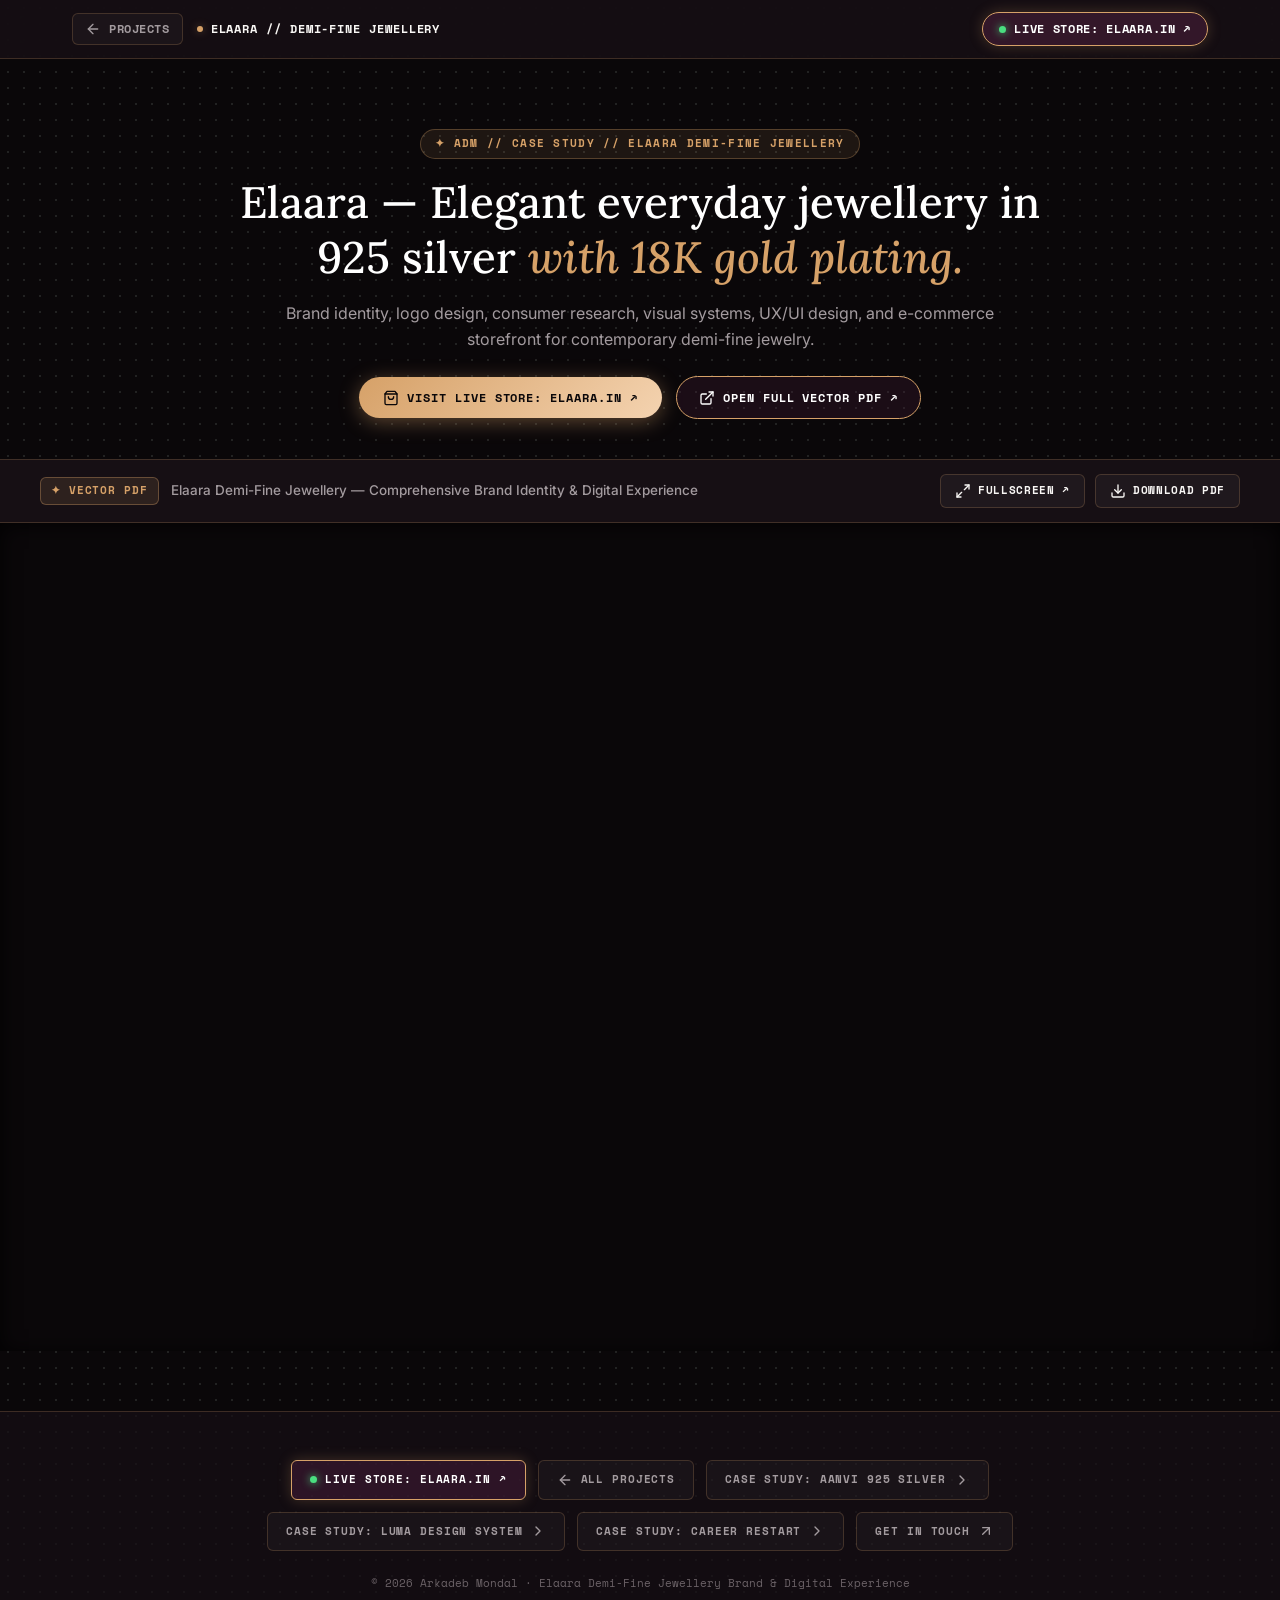
<file: elaara.html>
<!DOCTYPE html>
<html lang="en">
<head>
  <meta charset="UTF-8" />
  <meta name="viewport" content="width=device-width, initial-scale=1.0" />
  <title>Elaara Demi-Fine Jewellery — Brand Identity &amp; Digital Experience · Arkadeb Mondal</title>
  <meta name="description" content="A comprehensive brand identity, logo design, visual systems, UX/UI design, and e-commerce launch for Elaara, crafting everyday luxury in 925 silver with 18K gold plating." />
  <meta name="keywords" content="Elaara, Demi-Fine Jewellery, 925 Silver, 18K Gold Plating, Brand Identity, UI/UX, Product Design, Arkadeb Mondal, Shopify E-Commerce, Typography" />
  <meta property="og:title" content="Elaara Demi-Fine Jewellery — Brand Identity &amp; Digital Experience · Arkadeb Mondal" />
  <meta property="og:description" content="Where timeless style meets the grace of your everyday life. Brand Identity &amp; E-Commerce Case Study." />
  <meta property="og:type" content="article" />
  <link rel="preconnect" href="https://fonts.googleapis.com" />
  <link rel="preconnect" href="https://fonts.gstatic.com" crossorigin />
  <link href="https://fonts.googleapis.com/css2?family=Lora:ital,wght@0,400;0,500;0,600;0,700;1,400&family=Inter:wght@400;500;600;700&family=Space+Mono:ital,wght@0,400;0,700;1,400&display=swap" rel="stylesheet" />
  <link rel="stylesheet" href="assets/css/styles.css?v=4.0" />
  <link rel="stylesheet" href="assets/css/elaara.css?v=1.0" />
  <link rel="icon" type="image/png" sizes="32x32" href="favicon-32x32.png" />
  <link rel="icon" type="image/png" sizes="512x512" href="favicon.png" />
  <link rel="apple-touch-icon" sizes="180x180" href="apple-touch-icon.png" />
  <link rel="shortcut icon" href="favicon.ico" />
</head>
<body class="elaara-body">

  <!-- ═══════════════════════ READING PROGRESS BAR ═══════════════════════ -->
  <div class="elaara-progress-container" aria-hidden="true">
    <div class="elaara-progress-bar" id="elaara-progress-bar"></div>
  </div>

  <!-- ═══════════════════════ TOP NAVIGATION ═══════════════════════ -->
  <header class="elaara-topnav" role="banner">
    <div class="elaara-topnav-inner">
      <div class="elaara-nav-left">
        <a href="index.html#projects" class="elaara-back-link" id="elaara-back-link">
          <svg class="icon-std" aria-hidden="true" xmlns="http://www.w3.org/2000/svg" width="16" height="16" viewBox="0 0 24 24" fill="none" stroke="currentColor" stroke-width="2" stroke-linecap="round" stroke-linejoin="round"><path d="m12 19-7-7 7-7"/><path d="M19 12H5"/></svg>
          <span>Projects</span>
        </a>
        <div class="elaara-brand-tag">
          <span class="elaara-brand-dot"></span>
          <span>Elaara // Demi-Fine Jewellery</span>
        </div>
      </div>

      <div class="elaara-nav-right">
        <a href="https://elaara.in/" target="_blank" rel="noopener noreferrer" class="elaara-store-pill" id="topnav-live-store" title="Visit live Elaara storefront at elaara.in">
          <span class="live-dot"></span>
          <span>Live Store: elaara.in ↗</span>
        </a>
      </div>
    </div>
  </header>

  <main id="elaara-main">

    <!-- ═══════════════════════ MINIMAL PROJECT HEADER ═══════════════════════ -->
    <section class="elaara-hero" aria-label="Elaara Case Study Overview">
      <div class="elaara-hero-inner">
        <div class="elaara-hero-prompt">
          <span class="prompt-sparkle">✦</span>
          <span>ADM // CASE STUDY // ELAARA DEMI-FINE JEWELLERY</span>
        </div>

        <h1 class="elaara-hero-title">
          Elaara — Elegant everyday jewellery in 925 silver <span class="text-gold">with 18K gold plating.</span>
        </h1>

        <p class="elaara-hero-lead">
          Brand identity, logo design, consumer research, visual systems, UX/UI design, and e-commerce storefront for contemporary demi-fine jewelry.
        </p>

        <div class="elaara-hero-actions">
          <a href="https://elaara.in/" target="_blank" rel="noopener noreferrer" class="elaara-cta-storefront" id="hero-live-store">
            <svg class="icon-std" aria-hidden="true" xmlns="http://www.w3.org/2000/svg" width="15" height="15" viewBox="0 0 24 24" fill="none" stroke="currentColor" stroke-width="2" stroke-linecap="round" stroke-linejoin="round"><path d="M6 2 3 6v14a2 2 0 0 0 2 2h14a2 2 0 0 0 2-2V6l-3-4Z"/><path d="M3 6h18"/><path d="M16 10a4 4 0 0 1-8 0"/></svg>
            <span>Visit Live Store: elaara.in ↗</span>
          </a>
          <a href="assets/docs/elaara-case-study.pdf" target="_blank" rel="noopener noreferrer" class="elaara-cta-pdf" id="hero-pdf-link">
            <svg class="icon-std" aria-hidden="true" xmlns="http://www.w3.org/2000/svg" width="15" height="15" viewBox="0 0 24 24" fill="none" stroke="currentColor" stroke-width="2" stroke-linecap="round" stroke-linejoin="round"><path d="M18 13v6a2 2 0 0 1-2 2H5a2 2 0 0 1-2-2V8a2 2 0 0 1 2-2h6"/><polyline points="15 3 21 3 21 9"/><line x1="10" y1="14" x2="21" y2="3"/></svg>
            <span>Open Full Vector PDF ↗</span>
          </a>
        </div>
      </div>
    </section>

    <!-- ═══════════════════════ VECTOR CASE STUDY PDF EMBED ═══════════════════════ -->
    <section class="elaara-pdf-section" aria-label="Elaara Demi-Fine Jewellery High-Resolution Case Study Presentation">
      <div class="elaara-pdf-toolbar">
        <div class="elaara-pdf-info">
          <span class="pdf-tag">✦ VECTOR PDF</span>
          <span class="pdf-title">Elaara Demi-Fine Jewellery — Comprehensive Brand Identity &amp; Digital Experience</span>
        </div>
        <div class="elaara-pdf-actions">
          <a href="assets/docs/elaara-case-study.pdf" target="_blank" rel="noopener noreferrer" class="elaara-btn-sm" id="btn-fullscreen-pdf" title="Open complete vector PDF in a new tab">
            <svg class="icon-std" aria-hidden="true" xmlns="http://www.w3.org/2000/svg" width="14" height="14" viewBox="0 0 24 24" fill="none" stroke="currentColor" stroke-width="2" stroke-linecap="round" stroke-linejoin="round"><path d="M15 3h6v6"/><path d="M9 21H3v-6"/><path d="M21 3l-7 7"/><path d="M3 21l7-7"/></svg>
            <span>Fullscreen ↗</span>
          </a>
          <a href="assets/docs/elaara-case-study.pdf" download="Elaara-Demi-Fine-Jewellery-Case-Study.pdf" class="elaara-btn-sm" id="btn-download-pdf" title="Download the vector presentation PDF">
            <svg class="icon-std" aria-hidden="true" xmlns="http://www.w3.org/2000/svg" width="14" height="14" viewBox="0 0 24 24" fill="none" stroke="currentColor" stroke-width="2" stroke-linecap="round" stroke-linejoin="round"><path d="M21 15v4a2 2 0 0 1-2 2H5a2 2 0 0 1-2-2v-4"/><polyline points="7 10 12 15 17 10"/><line x1="12" y1="15" x2="12" y2="3"/></svg>
            <span>Download PDF</span>
          </a>
        </div>
      </div>

      <div class="elaara-pdf-wrapper">
        <object
          data="assets/docs/elaara-case-study.pdf#view=FitH&toolbar=0&navpanes=0"
          type="application/pdf"
          class="elaara-pdf-embed"
          aria-label="Elaara Demi-Fine Jewellery Case Study Presentation">
          <iframe
            src="assets/docs/elaara-case-study.pdf#view=FitH&toolbar=0&navpanes=0"
            class="elaara-pdf-iframe"
            title="Elaara Demi-Fine Jewellery Case Study Presentation"
            loading="eager">
            <div class="elaara-pdf-fallback">
              <p>Your browser is unable to display the PDF inline.</p>
              <a href="assets/docs/elaara-case-study.pdf" class="elaara-cta-storefront" target="_blank" rel="noopener noreferrer">
                Open Full Resolution PDF ↗
              </a>
            </div>
          </iframe>
        </object>
      </div>
    </section>

  </main>

  <!-- ═══════════════════════ CLEAN FOOTER ═══════════════════════ -->
  <footer class="elaara-footer" role="contentinfo">
    <div class="elaara-footer-inner">
      <div class="elaara-footer-links">
        <a href="https://elaara.in/" class="elaara-footer-btn elaara-footer-btn--live" target="_blank" rel="noopener noreferrer">
          <span class="live-dot"></span>
          <span>Live Store: elaara.in ↗</span>
        </a>
        <a href="index.html#projects" class="elaara-footer-btn">
          <svg class="icon-std" aria-hidden="true" xmlns="http://www.w3.org/2000/svg" width="16" height="16" viewBox="0 0 24 24" fill="none" stroke="currentColor" stroke-width="2" stroke-linecap="round" stroke-linejoin="round"><path d="m12 19-7-7 7-7"/><path d="M19 12H5"/></svg>
          <span>All Projects</span>
        </a>
        <a href="aanvi.html" class="elaara-footer-btn">
          <span>Case Study: Aanvi 925 Silver</span>
          <svg class="icon-std" aria-hidden="true" xmlns="http://www.w3.org/2000/svg" width="16" height="16" viewBox="0 0 24 24" fill="none" stroke="currentColor" stroke-width="2" stroke-linecap="round" stroke-linejoin="round"><path d="m9 18 6-6-6-6"/></svg>
        </a>
        <a href="luma.html" class="elaara-footer-btn">
          <span>Case Study: LUMA Design System</span>
          <svg class="icon-std" aria-hidden="true" xmlns="http://www.w3.org/2000/svg" width="16" height="16" viewBox="0 0 24 24" fill="none" stroke="currentColor" stroke-width="2" stroke-linecap="round" stroke-linejoin="round"><path d="m9 18 6-6-6-6"/></svg>
        </a>
        <a href="career-restart.html" class="elaara-footer-btn">
          <span>Case Study: Career Restart</span>
          <svg class="icon-std" aria-hidden="true" xmlns="http://www.w3.org/2000/svg" width="16" height="16" viewBox="0 0 24 24" fill="none" stroke="currentColor" stroke-width="2" stroke-linecap="round" stroke-linejoin="round"><path d="m9 18 6-6-6-6"/></svg>
        </a>
        <a href="mailto:arkadeb03@gmail.com" class="elaara-footer-btn">
          <span>Get in Touch</span>
          <svg class="icon-std" aria-hidden="true" xmlns="http://www.w3.org/2000/svg" width="16" height="16" viewBox="0 0 24 24" fill="none" stroke="currentColor" stroke-width="2" stroke-linecap="round" stroke-linejoin="round"><path d="M7 7h10v10"/><path d="M7 17 17 7"/></svg>
        </a>
      </div>
      <p class="elaara-footer-copy">© 2026 Arkadeb Mondal · Elaara Demi-Fine Jewellery Brand &amp; Digital Experience</p>
    </div>
  </footer>

  <script src="assets/js/elaara.js"></script>
</body>
</html>
</file>
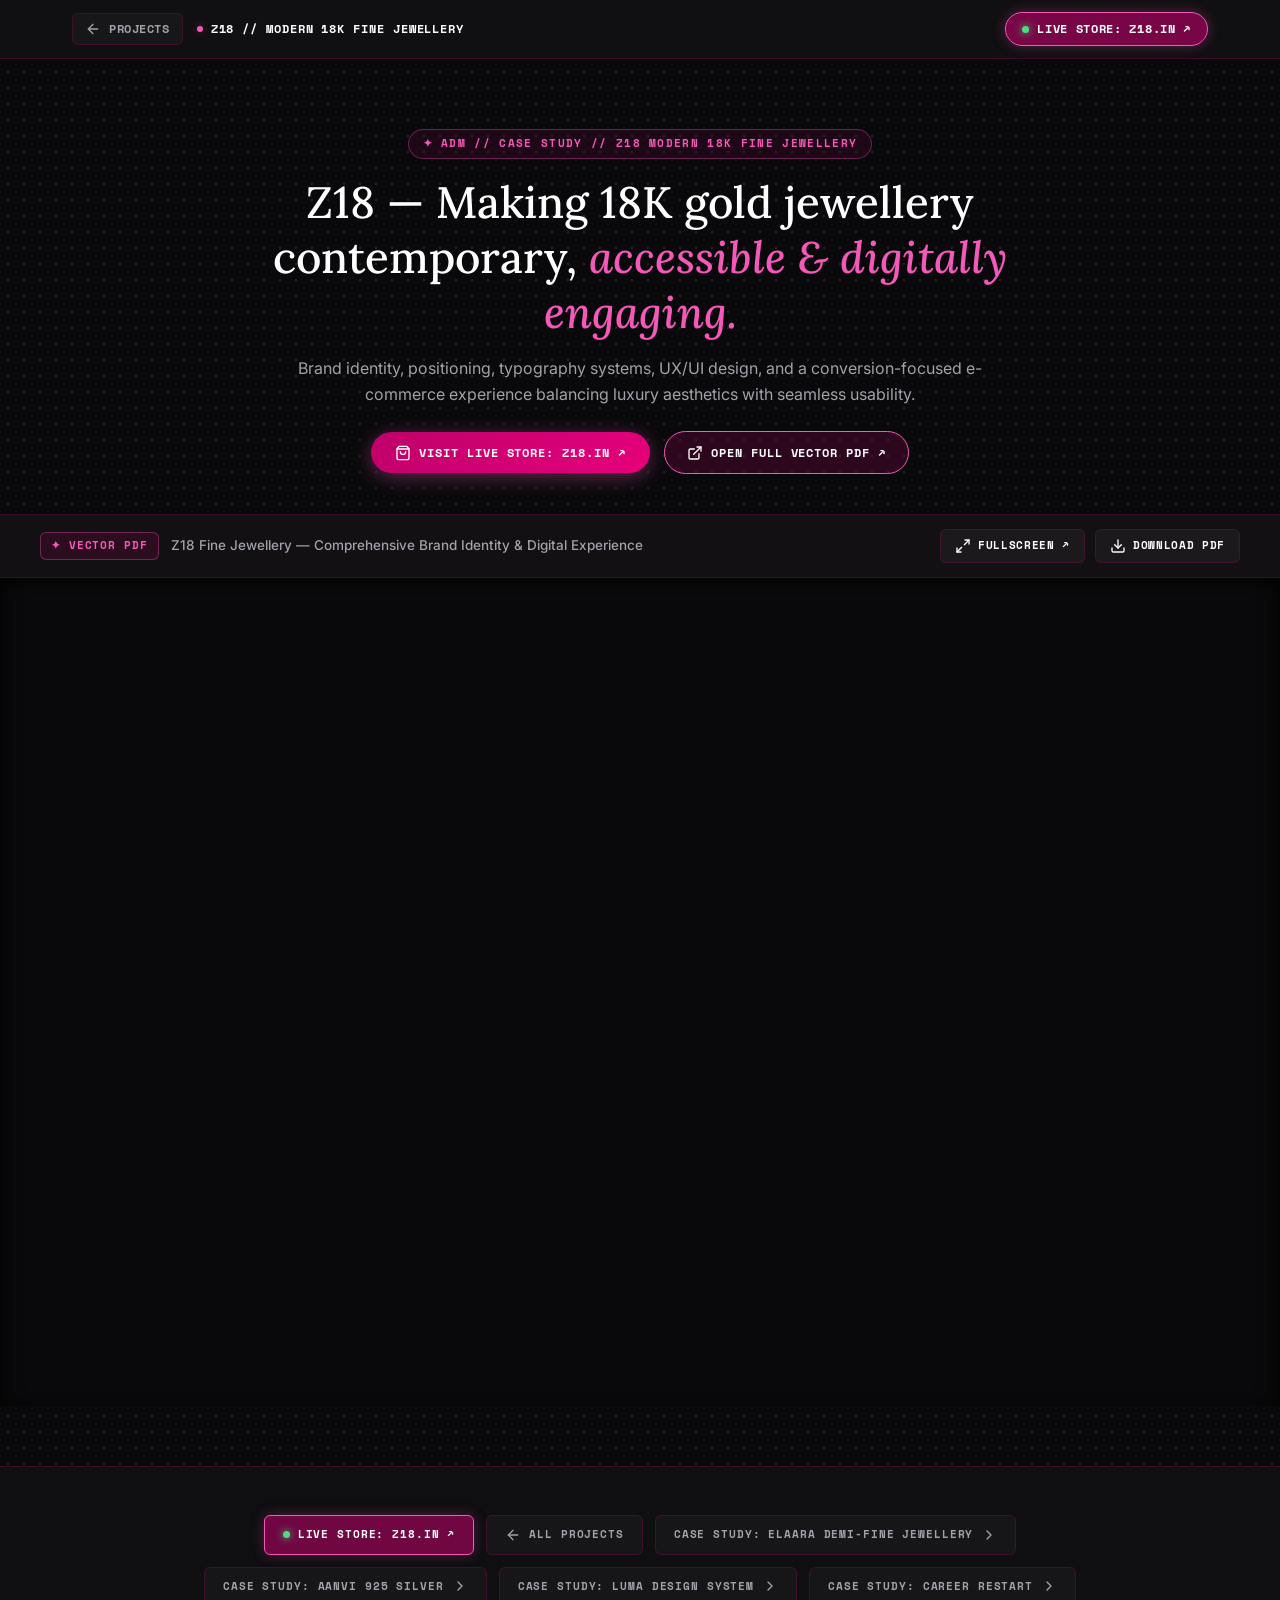
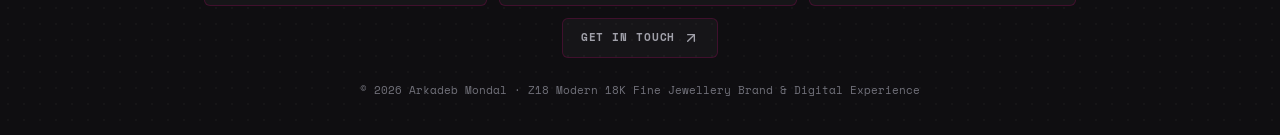
<file: z18.html>
<!DOCTYPE html>
<html lang="en">
<head>
  <meta charset="UTF-8" />
  <meta name="viewport" content="width=device-width, initial-scale=1.0" />
  <title>Z18 Modern 18K Fine Jewellery — Brand Identity &amp; Digital Experience · Arkadeb Mondal</title>
  <meta name="description" content="A modern fine jewellery brand focused on making 18K gold jewellery contemporary, accessible, and digitally engaging. Brand identity, visual systems, UI/UX design, and conversion-focused e-commerce experience." />
  <meta name="keywords" content="Z18, 18K Gold Jewellery, Fine Jewellery, Brand Identity, UI/UX, Product Design, Arkadeb Mondal, E-Commerce, UX19, Gotham, Arcadia Nova" />
  <meta property="og:title" content="Z18 Modern 18K Fine Jewellery — Brand Identity &amp; Digital Experience · Arkadeb Mondal" />
  <meta property="og:description" content="Balancing luxury aesthetics with seamless usability, simplifying trust, pricing perception, and product discovery. Brand Identity &amp; E-Commerce Case Study." />
  <meta property="og:type" content="article" />
  <link rel="preconnect" href="https://fonts.googleapis.com" />
  <link rel="preconnect" href="https://fonts.gstatic.com" crossorigin />
  <link href="https://fonts.googleapis.com/css2?family=Lora:ital,wght@0,400;0,500;0,600;0,700;1,400&family=Inter:wght@400;500;600;700&family=Space+Mono:ital,wght@0,400;0,700;1,400&display=swap" rel="stylesheet" />
  <link rel="stylesheet" href="assets/css/styles.css?v=4.0" />
  <link rel="stylesheet" href="assets/css/z18.css?v=1.0" />
  <link rel="icon" type="image/png" sizes="32x32" href="favicon-32x32.png" />
  <link rel="icon" type="image/png" sizes="512x512" href="favicon.png" />
  <link rel="apple-touch-icon" sizes="180x180" href="apple-touch-icon.png" />
  <link rel="shortcut icon" href="favicon.ico" />
</head>
<body class="z18-body">

  <!-- ═══════════════════════ READING PROGRESS BAR ═══════════════════════ -->
  <div class="z18-progress-container" aria-hidden="true">
    <div class="z18-progress-bar" id="z18-progress-bar"></div>
  </div>

  <!-- ═══════════════════════ TOP NAVIGATION ═══════════════════════ -->
  <header class="z18-topnav" role="banner">
    <div class="z18-topnav-inner">
      <div class="z18-nav-left">
        <a href="index.html#projects" class="z18-back-link" id="z18-back-link">
          <svg class="icon-std" aria-hidden="true" xmlns="http://www.w3.org/2000/svg" width="16" height="16" viewBox="0 0 24 24" fill="none" stroke="currentColor" stroke-width="2" stroke-linecap="round" stroke-linejoin="round"><path d="m12 19-7-7 7-7"/><path d="M19 12H5"/></svg>
          <span>Projects</span>
        </a>
        <div class="z18-brand-tag">
          <span class="z18-brand-dot"></span>
          <span>Z18 // Modern 18K Fine Jewellery</span>
        </div>
      </div>

      <div class="z18-nav-right">
        <a href="https://z18.in/" target="_blank" rel="noopener noreferrer" class="z18-store-pill" id="topnav-live-store" title="Visit live Z18 storefront at z18.in">
          <span class="live-dot"></span>
          <span>Live Store: z18.in ↗</span>
        </a>
      </div>
    </div>
  </header>

  <main id="z18-main">

    <!-- ═══════════════════════ MINIMAL PROJECT HEADER ═══════════════════════ -->
    <section class="z18-hero" aria-label="Z18 Case Study Overview">
      <div class="z18-hero-inner">
        <div class="z18-hero-prompt">
          <span class="prompt-sparkle">✦</span>
          <span>ADM // CASE STUDY // Z18 MODERN 18K FINE JEWELLERY</span>
        </div>

        <h1 class="z18-hero-title">
          Z18 — Making 18K gold jewellery contemporary, <span class="text-pink">accessible &amp; digitally engaging.</span>
        </h1>

        <p class="z18-hero-lead">
          Brand identity, positioning, typography systems, UX/UI design, and a conversion-focused e-commerce experience balancing luxury aesthetics with seamless usability.
        </p>

        <div class="z18-hero-actions">
          <a href="https://z18.in/" target="_blank" rel="noopener noreferrer" class="z18-cta-storefront" id="hero-live-store">
            <svg class="icon-std" aria-hidden="true" xmlns="http://www.w3.org/2000/svg" width="15" height="15" viewBox="0 0 24 24" fill="none" stroke="currentColor" stroke-width="2" stroke-linecap="round" stroke-linejoin="round"><path d="M6 2 3 6v14a2 2 0 0 0 2 2h14a2 2 0 0 0 2-2V6l-3-4Z"/><path d="M3 6h18"/><path d="M16 10a4 4 0 0 1-8 0"/></svg>
            <span>Visit Live Store: z18.in ↗</span>
          </a>
          <a href="assets/docs/z18-case-study.pdf" target="_blank" rel="noopener noreferrer" class="z18-cta-pdf" id="hero-pdf-link">
            <svg class="icon-std" aria-hidden="true" xmlns="http://www.w3.org/2000/svg" width="15" height="15" viewBox="0 0 24 24" fill="none" stroke="currentColor" stroke-width="2" stroke-linecap="round" stroke-linejoin="round"><path d="M18 13v6a2 2 0 0 1-2 2H5a2 2 0 0 1-2-2V8a2 2 0 0 1 2-2h6"/><polyline points="15 3 21 3 21 9"/><line x1="10" y1="14" x2="21" y2="3"/></svg>
            <span>Open Full Vector PDF ↗</span>
          </a>
        </div>
      </div>
    </section>

    <!-- ═══════════════════════ VECTOR CASE STUDY PDF EMBED ═══════════════════════ -->
    <section class="z18-pdf-section" aria-label="Z18 Modern 18K Fine Jewellery High-Resolution Case Study Presentation">
      <div class="z18-pdf-toolbar">
        <div class="z18-pdf-info">
          <span class="pdf-tag">✦ VECTOR PDF</span>
          <span class="pdf-title">Z18 Fine Jewellery — Comprehensive Brand Identity &amp; Digital Experience</span>
        </div>
        <div class="z18-pdf-actions">
          <a href="assets/docs/z18-case-study.pdf" target="_blank" rel="noopener noreferrer" class="z18-btn-sm" id="btn-fullscreen-pdf" title="Open complete vector PDF in a new tab">
            <svg class="icon-std" aria-hidden="true" xmlns="http://www.w3.org/2000/svg" width="14" height="14" viewBox="0 0 24 24" fill="none" stroke="currentColor" stroke-width="2" stroke-linecap="round" stroke-linejoin="round"><path d="M15 3h6v6"/><path d="M9 21H3v-6"/><path d="M21 3l-7 7"/><path d="M3 21l7-7"/></svg>
            <span>Fullscreen ↗</span>
          </a>
          <a href="assets/docs/z18-case-study.pdf" download="Z18-Fine-Jewellery-Case-Study.pdf" class="z18-btn-sm" id="btn-download-pdf" title="Download the vector presentation PDF">
            <svg class="icon-std" aria-hidden="true" xmlns="http://www.w3.org/2000/svg" width="14" height="14" viewBox="0 0 24 24" fill="none" stroke="currentColor" stroke-width="2" stroke-linecap="round" stroke-linejoin="round"><path d="M21 15v4a2 2 0 0 1-2 2H5a2 2 0 0 1-2-2v-4"/><polyline points="7 10 12 15 17 10"/><line x1="12" y1="15" x2="12" y2="3"/></svg>
            <span>Download PDF</span>
          </a>
        </div>
      </div>

      <div class="z18-pdf-wrapper">
        <object
          data="assets/docs/z18-case-study.pdf#view=FitH&toolbar=0&navpanes=0"
          type="application/pdf"
          class="z18-pdf-embed"
          aria-label="Z18 Fine Jewellery Case Study Presentation">
          <iframe
            src="assets/docs/z18-case-study.pdf#view=FitH&toolbar=0&navpanes=0"
            class="z18-pdf-iframe"
            title="Z18 Fine Jewellery Case Study Presentation"
            loading="eager">
            <div class="z18-pdf-fallback">
              <p>Your browser is unable to display the PDF inline.</p>
              <a href="assets/docs/z18-case-study.pdf" class="z18-cta-storefront" target="_blank" rel="noopener noreferrer">
                Open Full Resolution PDF ↗
              </a>
            </div>
          </iframe>
        </object>
      </div>
    </section>

  </main>

  <!-- ═══════════════════════ CLEAN FOOTER ═══════════════════════ -->
  <footer class="z18-footer" role="contentinfo">
    <div class="z18-footer-inner">
      <div class="z18-footer-links">
        <a href="https://z18.in/" class="z18-footer-btn z18-footer-btn--live" target="_blank" rel="noopener noreferrer">
          <span class="live-dot"></span>
          <span>Live Store: z18.in ↗</span>
        </a>
        <a href="index.html#projects" class="z18-footer-btn">
          <svg class="icon-std" aria-hidden="true" xmlns="http://www.w3.org/2000/svg" width="16" height="16" viewBox="0 0 24 24" fill="none" stroke="currentColor" stroke-width="2" stroke-linecap="round" stroke-linejoin="round"><path d="m12 19-7-7 7-7"/><path d="M19 12H5"/></svg>
          <span>All Projects</span>
        </a>
        <a href="elaara.html" class="z18-footer-btn">
          <span>Case Study: Elaara Demi-Fine Jewellery</span>
          <svg class="icon-std" aria-hidden="true" xmlns="http://www.w3.org/2000/svg" width="16" height="16" viewBox="0 0 24 24" fill="none" stroke="currentColor" stroke-width="2" stroke-linecap="round" stroke-linejoin="round"><path d="m9 18 6-6-6-6"/></svg>
        </a>
        <a href="aanvi.html" class="z18-footer-btn">
          <span>Case Study: Aanvi 925 Silver</span>
          <svg class="icon-std" aria-hidden="true" xmlns="http://www.w3.org/2000/svg" width="16" height="16" viewBox="0 0 24 24" fill="none" stroke="currentColor" stroke-width="2" stroke-linecap="round" stroke-linejoin="round"><path d="m9 18 6-6-6-6"/></svg>
        </a>
        <a href="luma.html" class="z18-footer-btn">
          <span>Case Study: LUMA Design System</span>
          <svg class="icon-std" aria-hidden="true" xmlns="http://www.w3.org/2000/svg" width="16" height="16" viewBox="0 0 24 24" fill="none" stroke="currentColor" stroke-width="2" stroke-linecap="round" stroke-linejoin="round"><path d="m9 18 6-6-6-6"/></svg>
        </a>
        <a href="career-restart.html" class="z18-footer-btn">
          <span>Case Study: Career Restart</span>
          <svg class="icon-std" aria-hidden="true" xmlns="http://www.w3.org/2000/svg" width="16" height="16" viewBox="0 0 24 24" fill="none" stroke="currentColor" stroke-width="2" stroke-linecap="round" stroke-linejoin="round"><path d="m9 18 6-6-6-6"/></svg>
        </a>
        <a href="mailto:arkadeb03@gmail.com" class="z18-footer-btn">
          <span>Get in Touch</span>
          <svg class="icon-std" aria-hidden="true" xmlns="http://www.w3.org/2000/svg" width="16" height="16" viewBox="0 0 24 24" fill="none" stroke="currentColor" stroke-width="2" stroke-linecap="round" stroke-linejoin="round"><path d="M7 7h10v10"/><path d="M7 17 17 7"/></svg>
        </a>
      </div>
      <p class="z18-footer-copy">© 2026 Arkadeb Mondal · Z18 Modern 18K Fine Jewellery Brand &amp; Digital Experience</p>
    </div>
  </footer>

  <script src="assets/js/z18.js"></script>
</body>
</html>
</file>
<file: assets/css/styles.css>
/* ═══════════════════════════════════════════════════════
   ARKADEB MONDAL — ADM-OS PORTFOLIO SYSTEM
   Theme: OLED Dark (#0A0A0A) · Dot Matrix Grid · Signal Red (#D71921)
   Typography: Space Mono (Monospace)
   Aesthetic: Technical Cyberpunk / Tactical Console / Batman
   Matches: https://github.com/adm04/adm04
   ═══════════════════════════════════════════════════════ */

@import url('https://fonts.googleapis.com/css2?family=Space+Mono:ital,wght@0,400;0,700;1,400;1,700&family=Manrope:wght@400;500;600;700;800&display=swap');

/* ── 1. RESET & ROOT DESIGN TOKENS ───────────────────── */
*, *::before, *::after {
  box-sizing: border-box;
  margin: 0;
  padding: 0;
}

:root {
  --font: 'Space Mono', 'Courier New', monospace;
  --font-body: 'Space Mono', monospace;
  
  /* OLED Tactical Palette */
  --bg: #0A0A0A;
  --bg-subtle: #111111;
  --surface: #0E0E0E;
  --surface-card: #121212;
  --surface-hover: #161616;
  
  /* Technical Wireframe Borders */
  --border: #222222;
  --border-subtle: #1A1A1A;
  --border-strong: #333333;
  --border-accent: #D71921;
  
  /* Text Contrast Hierarchy */
  --text-primary: #FFFFFF;
  --text-secondary: #999999;
  --text-tertiary: #666666;
  --text-dim: #444444;
  
  /* Signature Signal Red & LED Glow */
  --accent-red: #D71921;
  --accent-red-hover: #E8242C;
  --accent-red-glow: rgba(215, 25, 33, 0.45);
  --accent-red-subtle: rgba(215, 25, 33, 0.12);
  
  /* Layout Spacing */
  --max-w: 1240px;
  --px: clamp(20px, 5vw, 80px);
  --radius-card: 14px;
  --radius-thumb: 12px;
  --radius-btn: 6px;
  --radius-nav: 100px;
  
  /* Tactical Shadows */
  --shadow-card: 0 4px 20px rgba(0, 0, 0, 0.7);
  --shadow-card-hover: 0 0 24px rgba(215, 25, 33, 0.22), 0 8px 32px rgba(0, 0, 0, 0.9);
  --shadow-red-glow: 0 0 16px rgba(215, 25, 33, 0.45);
  
  --transition: 200ms cubic-bezier(0.2, 0.8, 0.2, 1);
}

html {
  scroll-behavior: smooth;
  scroll-padding-top: 84px;
  -webkit-text-size-adjust: 100%;
}

body {
  font-family: var(--font);
  background-color: var(--bg);
  /* Dot Matrix Grid Pattern matching arka-banner.svg */
  background-image: radial-gradient(circle, #222222 1.2px, transparent 1.2px);
  background-size: 16px 16px;
  color: var(--text-primary);
  line-height: 1.6;
  -webkit-font-smoothing: antialiased;
  -moz-osx-font-smoothing: grayscale;
  overflow-x: hidden;
}

/* ── 2. ATMOSPHERIC RADAR & LASER AMBIENCE ───────────── */
.aurora-bg {
  position: fixed;
  inset: 0;
  pointer-events: none;
  z-index: -1;
  overflow: hidden;
}

.aurora-blob {
  position: absolute;
  border-radius: 50%;
  filter: blur(100px);
  -webkit-filter: blur(100px);
  will-change: transform;
  pointer-events: none;
  opacity: 0.65;
}

/* Blob 1 — Signal Red / Crimson Tactical Core */
.blob-1 {
  width: 50vw;
  height: 50vw;
  max-width: 650px;
  max-height: 650px;
  background: radial-gradient(circle, rgba(215, 25, 33, 0.22) 0%, rgba(180, 20, 26, 0.08) 50%, transparent 75%);
  top: -12%;
  right: -6%;
  animation: float-aurora-1 22s ease-in-out infinite alternate;
}

/* Blob 2 — Deep Obsidian Violet / Charcoal Smoke */
.blob-2 {
  width: 48vw;
  height: 48vw;
  max-width: 600px;
  max-height: 600px;
  background: radial-gradient(circle, rgba(30, 27, 75, 0.28) 0%, rgba(15, 23, 42, 0.12) 50%, transparent 75%);
  top: 10%;
  right: 8%;
  animation: float-aurora-2 26s ease-in-out infinite alternate;
}

/* Blob 3 — Electric Crimson Edge */
.blob-3 {
  width: 42vw;
  height: 42vw;
  max-width: 520px;
  max-height: 520px;
  background: radial-gradient(circle, rgba(215, 25, 33, 0.16) 0%, transparent 70%);
  top: 28%;
  right: -2%;
  animation: float-aurora-3 20s ease-in-out infinite alternate;
}

/* Blob 4 — Deep Atmospheric Charcoal */
.blob-4 {
  width: 40vw;
  height: 40vw;
  max-width: 480px;
  max-height: 480px;
  background: radial-gradient(circle, rgba(40, 40, 40, 0.25) 0%, transparent 70%);
  top: -4%;
  right: 25%;
  animation: float-aurora-4 30s ease-in-out infinite alternate;
}

@keyframes float-aurora-1 {
  0%   { transform: translate3d(0, 0, 0) scale(1); }
  50%  { transform: translate3d(-60px, 40px, 0) scale(1.1); }
  100% { transform: translate3d(30px, -20px, 0) scale(0.95); }
}

@keyframes float-aurora-2 {
  0%   { transform: translate3d(0, 0, 0) scale(1); }
  50%  { transform: translate3d(50px, -45px, 0) scale(1.12); }
  100% { transform: translate3d(-40px, 35px, 0) scale(0.92); }
}

@keyframes float-aurora-3 {
  0%   { transform: translate3d(0, 0, 0) scale(1); }
  50%  { transform: translate3d(-45px, -30px, 0) scale(1.06); }
  100% { transform: translate3d(35px, 45px, 0) scale(1.14); }
}

@keyframes float-aurora-4 {
  0%   { transform: translate3d(0, 0, 0) scale(1); }
  50%  { transform: translate3d(-35px, 45px, 0) scale(1.1); }
  100% { transform: translate3d(20px, -30px, 0) scale(0.95); }
}

@media (prefers-reduced-motion: reduce) {
  .aurora-blob {
    animation: none;
  }
}

img {
  display: block;
  max-width: 100%;
  height: auto;
}

a {
  color: inherit;
  text-decoration: none;
}

ul {
  list-style: none;
}

code {
  font-family: var(--font);
  font-size: 0.9em;
  color: var(--accent-red);
}

/* ── 3. LAYOUT UTILITIES ─────────────────────────────── */
.container {
  max-width: var(--max-w);
  margin-inline: auto;
  padding-inline: var(--px);
}

/* Card Reveal & Bi-directional Fade In / Fade Out */
.reveal-up {
  opacity: 0;
  transform: translateY(28px) scale(0.985);
  filter: blur(4px);
  transition: opacity 0.65s cubic-bezier(0.16, 1, 0.3, 1),
              transform 0.65s cubic-bezier(0.16, 1, 0.3, 1),
              filter 0.65s cubic-bezier(0.16, 1, 0.3, 1);
  transition-delay: var(--delay, 0s);
  will-change: opacity, transform, filter;
}

.reveal-up.is-inview {
  opacity: 1;
  transform: translateY(0) scale(1);
  filter: blur(0);
}

@media (prefers-reduced-motion: reduce) {
  .reveal-up {
    opacity: 1 !important;
    transform: none !important;
    filter: none !important;
    transition: none !important;
  }
}

/* ── 4. HEADER & TACTICAL SYSTEM CONSOLE ─────────────── */
.site-header {
  position: sticky;
  top: 0;
  z-index: 100;
  padding-block: 16px;
  background-color: rgba(10, 10, 10, 0.85);
  border-bottom: 1px solid var(--border-subtle);
  backdrop-filter: blur(14px);
  -webkit-backdrop-filter: blur(14px);
  transition: border-color var(--transition), background-color var(--transition);
}

.site-header.scrolled {
  background-color: rgba(10, 10, 10, 0.94);
  border-bottom-color: var(--border);
  box-shadow: 0 4px 20px rgba(0, 0, 0, 0.6);
}

.header-inner {
  display: flex;
  align-items: center;
  justify-content: space-between;
  gap: 20px;
}

.header-left {
  display: flex;
  align-items: center;
  gap: 16px;
}

/* Avatar with Squircle & Technical Border */
.header-avatar {
  display: flex;
  flex-shrink: 0;
  border-radius: 18px;
  overflow: hidden;
  width: 50px;
  height: 50px;
  border: 1.5px solid var(--border);
  background-color: #111111;
  transition: border-color var(--transition), transform var(--transition), box-shadow var(--transition);
}

.header-avatar:hover {
  border-color: var(--accent-red);
  transform: scale(1.04);
  box-shadow: 0 0 14px var(--accent-red-glow);
}

.header-avatar img {
  width: 100%;
  height: 100%;
  object-fit: cover;
  border-radius: 16px;
}

/* System Status Bar */
.sys-status {
  display: flex;
  flex-direction: column;
  gap: 2px;
}

.sys-code {
  font-size: 11px;
  font-weight: 700;
  letter-spacing: 0.08em;
  color: var(--text-tertiary);
  text-transform: uppercase;
}

.sys-online {
  display: inline-flex;
  align-items: center;
  gap: 6px;
  font-size: 11px;
  font-weight: 700;
  letter-spacing: 0.08em;
  color: #FFFFFF;
}

.led-dot {
  width: 7px;
  height: 7px;
  border-radius: 50%;
  background-color: var(--accent-red);
  box-shadow: 0 0 8px var(--accent-red);
  animation: pulseLed 2s infinite ease-in-out;
}

@keyframes pulseLed {
  0%, 100% { opacity: 1; transform: scale(1); }
  50%      { opacity: 0.35; transform: scale(0.85); }
}

/* Monochromatic Tactical Pill Nav */
.pill-nav {
  margin-left: auto;
}

.pill-nav ul {
  display: flex;
  align-items: center;
  gap: 4px;
  background-color: #121212;
  border: 1px solid var(--border);
  border-radius: var(--radius-nav);
  padding: 4px;
}

.nav-link {
  display: inline-flex;
  align-items: center;
  gap: 7px;
  font-family: var(--font);
  font-size: 12px;
  font-weight: 600;
  letter-spacing: 0.05em;
  text-transform: uppercase;
  color: var(--text-secondary);
  padding: 6px 14px;
  border-radius: var(--radius-nav);
  transition: color var(--transition), background-color var(--transition), box-shadow var(--transition);
  white-space: nowrap;
}

.nav-link:hover {
  color: var(--text-primary);
  background-color: #1E1E1E;
}

.nav-link.active {
  color: #FFFFFF;
  background-color: var(--accent-red);
  box-shadow: 0 0 12px var(--accent-red-glow);
}

.nav-link:focus-visible {
  outline: 2px solid var(--accent-red);
  outline-offset: 2px;
}

/* Standardized Icon Size Token (16x16) across Nav, Footer, and Content */
.icon-std {
  width: 16px !important;
  height: 16px !important;
  min-width: 16px !important;
  min-height: 16px !important;
  stroke: currentColor;
  stroke-width: 2;
  stroke-linecap: round;
  stroke-linejoin: round;
  fill: none;
  display: inline-flex;
  align-items: center;
  justify-content: center;
  vertical-align: middle;
  flex-shrink: 0;
}

/* ── 5. HERO SECTION ─────────────────────────────────── */
.hero {
  position: relative;
  padding-top: clamp(36px, 4.5vw, 60px);
  padding-bottom: clamp(36px, 4.5vw, 56px);
}

.hero-content {
  position: relative;
  z-index: 1;
  width: 100%;
  max-width: 100%;
}

.hero-prompt-row {
  display: inline-flex;
  align-items: center;
  gap: 8px;
  margin-bottom: 12px;
  padding: 4px 10px;
  background: rgba(215, 25, 33, 0.08);
  border: 1px solid rgba(215, 25, 33, 0.25);
  border-radius: 4px;
}

.prompt-symbol {
  color: var(--accent-red);
  font-weight: 700;
  font-size: 12px;
}

.prompt-text {
  font-size: 11px;
  font-weight: 700;
  letter-spacing: 0.08em;
  color: #E2E8F0;
  text-transform: uppercase;
}

.hero-name {
  font-size: clamp(36px, 4.6vw, 56px);
  font-weight: 700;
  line-height: 1.1;
  letter-spacing: -0.02em;
  color: #FFFFFF;
  margin-bottom: 16px;
  text-transform: uppercase;
}

.hero-sub {
  font-size: clamp(13.5px, 1.6vw, 15px);
  font-weight: 400;
  color: var(--text-secondary);
  line-height: 1.65;
  margin-bottom: 28px;
  max-width: 660px;
  display: flex;
  flex-direction: column;
  gap: 6px;
}

.code-tag {
  color: var(--accent-red);
  font-weight: 700;
  margin-right: 6px;
}

/* Buttons */
.hero-actions {
  display: flex;
  flex-wrap: wrap;
  align-items: center;
  gap: 14px;
}

.btn {
  display: inline-flex;
  align-items: center;
  justify-content: center;
  gap: 6px;
  font-family: var(--font);
  font-size: 13px;
  font-weight: 700;
  letter-spacing: 0.06em;
  text-transform: uppercase;
  line-height: 1;
  padding: 13px 24px;
  border-radius: var(--radius-btn);
  cursor: pointer;
  white-space: nowrap;
  text-decoration: none;
  transition: transform var(--transition), box-shadow var(--transition), background-color var(--transition), color var(--transition), border-color var(--transition);
}

.btn-bracket {
  color: rgba(255, 255, 255, 0.4);
}

.btn:focus-visible {
  outline: 2px solid var(--accent-red);
  outline-offset: 3px;
}

.btn-primary {
  background-color: var(--accent-red);
  color: #FFFFFF;
  border: 1px solid var(--accent-red);
  box-shadow: 0 0 16px var(--accent-red-glow);
}

.btn-primary:hover {
  background-color: var(--accent-red-hover);
  transform: translateY(-2px);
  box-shadow: 0 0 24px rgba(215, 25, 33, 0.6);
}

.btn-secondary {
  background-color: #121212;
  color: #EAEAEA;
  border: 1px solid var(--border);
}

.btn-secondary:hover {
  background-color: #181818;
  border-color: var(--accent-red);
  color: #FFFFFF;
  transform: translateY(-2px);
}

/* ── 6. PROJECTS SECTION ─────────────────────────────── */
.projects-section {
  padding-block: clamp(24px, 4vw, 50px) clamp(48px, 6vw, 76px);
}

.project-category {
  margin-bottom: clamp(48px, 6vw, 76px);
}

.project-category:last-child {
  margin-bottom: 0;
}

.category-header {
  margin-bottom: clamp(18px, 2.5vw, 24px);
  border-left: 3px solid var(--accent-red);
  padding-left: 14px;
}

.category-eyebrow {
  display: block;
  font-family: var(--font);
  font-size: 11px;
  font-weight: 700;
  letter-spacing: 0.1em;
  text-transform: uppercase;
  color: var(--accent-red);
  margin-bottom: 4px;
}

.category-title {
  font-family: var(--font);
  font-size: clamp(20px, 2.6vw, 28px);
  font-weight: 700;
  letter-spacing: 0.02em;
  color: #FFFFFF;
  text-transform: uppercase;
}

.projects-grid {
  display: grid;
  grid-template-columns: repeat(2, 1fr);
  gap: 24px;
}

@media (max-width: 768px) {
  .projects-grid {
    grid-template-columns: 1fr;
  }
}

/* Project Card */
.project-card {
  grid-column: span 1 !important;
  width: 100%;
  border-radius: var(--radius-card);
  overflow: hidden;
  background: var(--surface);
  border: 1px solid var(--border);
  box-shadow: var(--shadow-card);
  transition: transform var(--transition), box-shadow var(--transition), border-color var(--transition);
}

.project-card:hover {
  transform: translateY(-4px);
  border-color: var(--accent-red);
  box-shadow: var(--shadow-card-hover);
}

.card-image-link {
  display: block;
}

/* Card Thumbnails */
.card-thumbnail {
  position: relative;
  width: 100%;
  padding-top: 62.5%; /* 16:10 ratio */
  border-radius: var(--radius-thumb) var(--radius-thumb) 0 0;
  overflow: hidden;
  background: #000000;
}

.card-thumbnail img {
  position: absolute;
  inset: 0;
  width: 100%;
  height: 100%;
  object-fit: cover;
  transition: transform 400ms cubic-bezier(0.25, 0.46, 0.45, 0.94);
  image-rendering: -webkit-optimize-contrast;
  image-rendering: high-quality;
  transform: translateZ(0);
}

.project-card:hover .card-thumbnail img {
  transform: scale(1.03);
}

/* Card 1 — Career Restart Thumbnail */
.card-thumb-restart {
  background: linear-gradient(135deg, #2D0A0E 0%, #15081A 50%, #0A1128 100%);
  display: flex;
  align-items: center;
  justify-content: center;
  border-bottom: 1px solid var(--border);
}

.thumb-restart-inner {
  position: absolute;
  inset: 0;
  display: flex;
  flex-direction: column;
  align-items: center;
  justify-content: center;
  gap: 12px;
  background: rgba(10, 10, 10, 0.45);
  backdrop-filter: blur(4px);
  -webkit-backdrop-filter: blur(4px);
  padding: 20px;
  text-align: center;
  transition: background var(--transition);
}

.project-card:hover .thumb-restart-inner {
  background: rgba(10, 10, 10, 0.65);
}

.thumb-tag {
  display: inline-flex;
  align-items: center;
  padding: 4px 14px;
  border-radius: 4px;
  background: rgba(215, 25, 33, 0.2);
  border: 1px solid var(--accent-red);
  color: #FFFFFF;
  font-size: 11px;
  font-weight: 700;
  letter-spacing: 0.08em;
  text-transform: uppercase;
}

.thumb-title {
  color: #ffffff;
  font-size: clamp(16px, 1.8vw, 20px);
  font-weight: 700;
  letter-spacing: 0.02em;
  line-height: 1.3;
  text-transform: uppercase;
}

/* Card — LUMA Design System Thumbnail */
.card-thumb-luma {
  background: #050811;
  border-bottom: 1px solid var(--border);
  position: relative;
}

/* Card — Elaara Thumbnail */
.card-thumb-elaara {
  background: radial-gradient(circle at 50% 30%, #2A1322 0%, #0A0709 100%);
  border-bottom: 1px solid var(--border);
  position: relative;
}

.card-thumb-elaara img {
  object-position: top center;
}

/* Card — Z18 18K Fine Jewellery Thumbnail */
.card-thumb-z18 {
  background: radial-gradient(circle at 50% 30%, #200012 0%, #09090B 100%);
  border-bottom: 1px solid var(--border);
  position: relative;
}

.card-thumb-z18 img {
  object-position: top center;
}

/* Card — Aanvi 925 Silver Thumbnail */
.card-thumb-aanvi {
  background: radial-gradient(circle at 50% 30%, #151F13 0%, #080C07 100%);
  border-bottom: 1px solid var(--border);
  position: relative;
}

.card-thumb-aanvi img {
  object-position: top center;
}

.card-thumb-badge {
  position: absolute;
  top: 14px;
  left: 14px;
  z-index: 2;
  pointer-events: none;
}

.card-thumb-badge .thumb-tag {
  background: rgba(37, 99, 235, 0.25);
  border-color: #2563EB;
  color: #FFFFFF;
  box-shadow: 0 0 12px rgba(37, 99, 235, 0.45);
}

.card-thumb-badge .thumb-tag--aanvi-case {
  background: rgba(61, 79, 53, 0.55);
  border-color: #7B946E;
  color: #FFFFFF;
  box-shadow: 0 0 12px rgba(123, 148, 110, 0.4);
}

.card-thumb-badge .thumb-tag--elaara-case {
  background: rgba(68, 28, 55, 0.65);
  border-color: #D6A168;
  color: #FFFFFF;
  box-shadow: 0 0 12px rgba(214, 161, 104, 0.4);
}

.card-thumb-badge .thumb-tag--z18-case {
  background: rgba(191, 0, 107, 0.45);
  border-color: #F458B8;
  color: #FFFFFF;
  box-shadow: 0 0 12px rgba(244, 88, 184, 0.4);
}

.card-thumb-badge .thumb-tag--live-z18 {
  pointer-events: auto;
  background: rgba(244, 88, 184, 0.22);
  border-color: #F458B8;
  color: #FFFFFF;
  text-decoration: none;
  box-shadow: 0 0 12px rgba(244, 88, 184, 0.35);
  transition: all 180ms ease;
}

.card-thumb-badge .thumb-tag--live-z18:hover {
  background: #F458B8;
  color: #111111;
  transform: translateY(-1px);
  box-shadow: 0 4px 16px rgba(244, 88, 184, 0.55);
}

.card-thumb-badge .thumb-tag--live-elaara {
  pointer-events: auto;
  background: rgba(214, 161, 104, 0.22);
  border-color: #D6A168;
  color: #FFFFFF;
  text-decoration: none;
  box-shadow: 0 0 12px rgba(214, 161, 104, 0.35);
  transition: all 180ms ease;
}

.card-thumb-badge .thumb-tag--live-elaara:hover {
  background: #D6A168;
  color: #0A0709;
  transform: translateY(-1px);
  box-shadow: 0 4px 16px rgba(214, 161, 104, 0.55);
}

.card-thumb-badge .thumb-tag--live {
  pointer-events: auto;
  background: rgba(226, 175, 142, 0.25);
  border-color: #E2AF8E;
  color: #FFFFFF;
  text-decoration: none;
  box-shadow: 0 0 12px rgba(226, 175, 142, 0.35);
  transition: all 180ms ease;
}

.card-thumb-badge .thumb-tag--live:hover {
  background: #E2AF8E;
  color: #0D130C;
  transform: translateY(-1px);
  box-shadow: 0 4px 16px rgba(226, 175, 142, 0.5);
}

.card-external-store {
  display: inline-flex;
  align-items: center;
  gap: 5px;
  font-family: var(--font-mono);
  font-size: 11px;
  color: #E2AF8E;
  text-decoration: underline;
  text-underline-offset: 3px;
  margin-top: 4px;
  transition: color 180ms ease;
}

.card-external-store--elaara {
  color: #D6A168;
}

.card-external-store--z18 {
  color: #F458B8;
}

.card-external-store:hover {
  color: #FFFFFF;
}

.live-dot-sm {
  width: 6px;
  height: 6px;
  border-radius: 50%;
  background: #4ADE80;
  box-shadow: 0 0 6px #4ADE80;
  display: inline-block;
  animation: pulseLiveDot 1.8s infinite ease-in-out;
}

@keyframes pulseLiveDot {
  0%, 100% { opacity: 1; transform: scale(1); }
  50% { opacity: 0.4; transform: scale(0.85); }
}

/* Card Caption */
.card-caption {
  display: flex;
  align-items: flex-start;
  justify-content: space-between;
  gap: 12px;
  padding: 16px 20px 18px;
  background: var(--surface);
  border-top: 1px solid var(--border-subtle);
}

.card-title-link {
  flex: 1;
}

.card-title {
  display: block;
  font-size: 13.5px;
  font-weight: 600;
  color: var(--text-primary);
  line-height: 1.45;
  transition: color var(--transition);
}

.card-title-link:hover .card-title,
a.card-title:hover {
  color: var(--accent-red);
}

.card-meta {
  flex-shrink: 0;
  font-size: 12px;
  font-weight: 400;
  color: var(--text-tertiary);
  white-space: nowrap;
  padding-top: 2px;
}

/* ── 7. VIBE CODED SECTION ───────────────────────────── */
.vibecoded-section,
.experiments-section,
.about-section {
  padding-block: clamp(48px, 6vw, 80px);
  border-top: 1px solid var(--border);
}

.vibecoded-header,
.experiments-header {
  margin-bottom: clamp(24px, 3.5vw, 36px);
  border-left: 3px solid var(--accent-red);
  padding-left: 14px;
}

.section-heading {
  font-family: var(--font);
  font-size: clamp(22px, 2.8vw, 30px);
  font-weight: 700;
  letter-spacing: 0.02em;
  color: var(--text-primary);
  margin-bottom: 8px;
  text-transform: uppercase;
}

.section-sub {
  font-size: 14px;
  font-weight: 400;
  color: var(--text-secondary);
  max-width: 640px;
  line-height: 1.6;
}

.vibecoded-grid {
  display: grid;
  grid-template-columns: repeat(3, 1fr);
  gap: 24px;
}

@media (max-width: 1080px) {
  .vibecoded-grid {
    grid-template-columns: repeat(2, 1fr);
  }
}

@media (max-width: 680px) {
  .vibecoded-grid {
    grid-template-columns: 1fr;
  }
}

.vibecoded-card {
  border-radius: var(--radius-card);
  overflow: hidden;
  background: var(--surface);
  border: 1px solid var(--border);
  box-shadow: var(--shadow-card);
  transition: transform var(--transition), box-shadow var(--transition), border-color var(--transition);
  display: flex;
  flex-direction: column;
}

.vibecoded-card:hover {
  transform: translateY(-4px);
  border-color: var(--accent-red);
  box-shadow: var(--shadow-card-hover);
}

.vibecoded-media {
  position: relative;
  width: 100%;
  aspect-ratio: 16 / 9;
  overflow: hidden;
  background: #000000;
  border-bottom: 1px solid var(--border);
}

.vibecoded-media-link {
  display: block;
  width: 100%;
  height: 100%;
}

.vibecoded-media img {
  width: 100%;
  height: 100%;
  object-fit: cover;
  display: block;
  transition: transform 400ms cubic-bezier(0.25, 0.46, 0.45, 0.94);
}

.vibecoded-card:hover .vibecoded-media img {
  transform: scale(1.03);
}

.vibecoded-badge-wrap {
  position: absolute;
  top: 14px;
  right: 14px;
  z-index: 2;
}

.vibecoded-badge {
  display: inline-flex;
  align-items: center;
  gap: 6px;
  padding: 4px 12px;
  border-radius: 4px;
  background: rgba(10, 10, 10, 0.85);
  border: 1px solid var(--border);
  backdrop-filter: blur(8px);
  -webkit-backdrop-filter: blur(8px);
  color: #FFFFFF;
  font-size: 11px;
  font-weight: 700;
  letter-spacing: 0.05em;
  text-transform: uppercase;
  text-decoration: none;
  transition: border-color var(--transition), color var(--transition);
}

a.vibecoded-badge:hover {
  border-color: var(--accent-red);
  color: var(--accent-red);
}

.badge-dot {
  width: 6px;
  height: 6px;
  border-radius: 50%;
  background: var(--accent-red);
  box-shadow: 0 0 6px var(--accent-red);
}

.vibecoded-body {
  padding: 20px 22px 22px;
  display: flex;
  flex-direction: column;
  flex-grow: 1;
}

.vibecoded-meta-row {
  display: flex;
  align-items: center;
  justify-content: space-between;
  margin-bottom: 8px;
}

.vibecoded-tag {
  font-size: 11px;
  font-weight: 700;
  letter-spacing: 0.08em;
  text-transform: uppercase;
  color: var(--accent-red);
}

.vibecoded-year {
  font-size: 12px;
  color: var(--text-tertiary);
  font-weight: 400;
}

.vibecoded-title {
  font-size: 16px;
  font-weight: 700;
  color: var(--text-primary);
  line-height: 1.4;
  margin-bottom: 8px;
}

.vibecoded-title-link {
  color: inherit;
  text-decoration: none;
  transition: color var(--transition);
}

.vibecoded-title-link:hover {
  color: var(--accent-red);
}

.vibecoded-desc {
  font-size: 13.5px;
  color: var(--text-secondary);
  line-height: 1.6;
  margin-bottom: 16px;
  flex-grow: 1;
}

.vibecoded-footer {
  display: flex;
  align-items: center;
  justify-content: space-between;
  gap: 12px;
  margin-top: auto;
  padding-top: 14px;
  border-top: 1px solid var(--border-subtle);
}

.vibecoded-tech-stack {
  display: flex;
  flex-wrap: wrap;
  gap: 6px;
  flex-grow: 1;
}

.vibecoded-launch-link {
  display: inline-flex;
  align-items: center;
  gap: 5px;
  font-size: 11px;
  font-weight: 700;
  text-transform: uppercase;
  letter-spacing: 0.05em;
  color: var(--text-primary);
  text-decoration: none;
  padding: 5px 11px;
  border-radius: 4px;
  background: #181818;
  border: 1px solid var(--border-strong);
  transition: all var(--transition);
  white-space: nowrap;
  flex-shrink: 0;
}

.vibecoded-launch-link:hover {
  background: var(--accent-red);
  color: #FFFFFF;
  border-color: var(--accent-red);
  box-shadow: 0 0 12px var(--accent-red-glow);
}

.tech-pill {
  padding: 3px 10px;
  border-radius: 4px;
  background: #151515;
  border: 1px solid var(--border);
  color: #BBBBBB;
  font-size: 11px;
  font-weight: 600;
}

/* ── 8. PINTEREST MASONRY GRID (EXPERIMENTS) ──────────── */
.experiments-masonry {
  column-count: 3;
  column-gap: 24px;
}

@media (max-width: 860px) {
  .experiments-masonry {
    column-count: 2;
    column-gap: 20px;
  }
}

@media (max-width: 540px) {
  .experiments-masonry {
    column-count: 1;
  }
}

.experiment-item {
  break-inside: avoid;
  margin-bottom: 24px;
  border-radius: var(--radius-card);
  overflow: hidden;
  background: var(--surface);
  border: 1px solid var(--border);
  box-shadow: var(--shadow-card);
  transition: transform var(--transition), box-shadow var(--transition), border-color var(--transition);
  position: relative;
  display: block;
}

.experiment-item:hover {
  transform: translateY(-4px);
  border-color: var(--accent-red);
  box-shadow: var(--shadow-card-hover);
}

.experiment-media {
  position: relative;
  width: 100%;
  overflow: hidden;
  background: #000000;
  border-bottom: 1px solid var(--border);
}

.experiment-media img {
  width: 100%;
  height: auto;
  display: block;
  object-fit: cover;
  transition: transform 400ms cubic-bezier(0.25, 0.46, 0.45, 0.94);
}

.experiment-item:hover .experiment-media img {
  transform: scale(1.04);
}

.experiment-info {
  padding: 14px 18px 18px;
  display: flex;
  flex-direction: column;
  gap: 4px;
}

.experiment-tag {
  display: inline-block;
  font-size: 11px;
  font-weight: 700;
  text-transform: uppercase;
  letter-spacing: 0.08em;
  color: var(--accent-red);
}

.experiment-title {
  font-size: 14px;
  font-weight: 600;
  color: var(--text-primary);
  line-height: 1.4;
}

/* ── 9. ABOUT & CAPABILITIES MATRIX ─────────────────── */
.about-section {
  border-bottom: 1px solid var(--border);
}

.about-intro {
  font-size: 15px;
  color: var(--text-secondary);
  line-height: 1.7;
  max-width: 720px;
  margin-bottom: 24px;
}

.about-metrics-list {
  display: flex;
  flex-direction: column;
  gap: 10px;
  max-width: 820px;
}

.metric-item {
  display: flex;
  align-items: baseline;
  gap: 10px;
  font-size: 13.5px;
  color: var(--text-secondary);
  line-height: 1.55;
  padding: 10px 14px;
  background: #111111;
  border: 1px solid var(--border);
  border-radius: 6px;
}

.metric-tag {
  color: var(--accent-red);
  font-weight: 700;
  font-size: 12px;
  flex-shrink: 0;
}

/* ── 10. TACTICAL FOOTER ─────────────────────────────── */
.site-footer {
  padding-top: clamp(36px, 5vw, 60px);
  padding-bottom: 32px;
  background: #070707;
  border-top: 1px solid var(--border);
}

.footer-terminal-banner {
  margin-bottom: 36px;
  text-align: center;
}

.terminal-line {
  display: inline-block;
  font-size: 11.5px;
  font-weight: 700;
  letter-spacing: 0.12em;
  color: var(--text-dim);
  text-transform: uppercase;
}

.footer-inner {
  display: grid;
  grid-template-columns: 2fr 1fr 1fr;
  gap: clamp(32px, 5vw, 64px);
  padding-bottom: clamp(32px, 4vw, 48px);
  border-bottom: 1px solid var(--border-subtle);
}

@media (max-width: 768px) {
  .footer-inner {
    grid-template-columns: 1fr;
    gap: 36px;
  }
}

.footer-name-row {
  display: flex;
  align-items: center;
  gap: 12px;
  margin-bottom: 12px;
}

.footer-avatar {
  width: 36px;
  height: 36px;
  border-radius: 10px;
  border: 1px solid var(--border);
}

.footer-name {
  font-size: 15px;
  font-weight: 700;
  color: #FFFFFF;
  text-transform: uppercase;
}

.footer-tagline {
  font-size: 13px;
  color: var(--text-secondary);
  line-height: 1.6;
  margin-bottom: 14px;
  max-width: 360px;
}

.footer-avail {
  display: inline-flex;
  align-items: center;
  gap: 6px;
  font-size: 12px;
  font-weight: 700;
  color: var(--accent-red);
  letter-spacing: 0.04em;
  text-transform: uppercase;
  transition: color var(--transition);
}

.footer-avail:hover {
  color: #FFFFFF;
}

.icon-arrow {
  transition: transform var(--transition);
}

.footer-avail:hover .icon-arrow {
  transform: translate(2px, -2px);
}

.footer-col-heading {
  font-size: 12px;
  font-weight: 700;
  letter-spacing: 0.1em;
  text-transform: uppercase;
  color: var(--text-tertiary);
  margin-bottom: 14px;
}

.footer-link-list {
  display: flex;
  flex-direction: column;
  gap: 8px;
}

.footer-link {
  display: inline-flex;
  align-items: center;
  gap: 8px;
  font-size: 13px;
  color: var(--text-secondary);
  transition: color var(--transition);
}

.footer-link:hover {
  color: var(--accent-red);
}

/* Monochromatic Social Badges matching adm04 shields */
.social-icons {
  display: flex;
  flex-wrap: wrap;
  align-items: center;
  gap: 8px;
  margin-top: 14px;
}

.social-badge-link {
  display: inline-flex;
  align-items: center;
  gap: 6px;
  padding: 5px 12px;
  border-radius: 4px;
  background: #111111;
  border: 1px solid var(--border);
  color: #DDDDDD;
  font-size: 11px;
  font-weight: 700;
  letter-spacing: 0.05em;
  text-transform: uppercase;
  transition: border-color var(--transition), color var(--transition), box-shadow var(--transition);
}

.social-badge-link:hover {
  border-color: var(--accent-red);
  color: #FFFFFF;
  box-shadow: 0 0 10px rgba(215, 25, 33, 0.3);
}

.footer-bottom {
  padding-top: 24px;
  text-align: center;
}

.footer-credit {
  font-size: 12px;
  color: var(--text-tertiary);
  letter-spacing: 0.02em;
}

/* ── 11. HERO BANNER & INSTRUMENT BADGES ─────────────── */
.hero-banner-wrap {
  width: 100%;
  max-width: 100%;
  margin-bottom: 24px;
  border-radius: 14px;
  overflow: hidden;
  border: 1.5px solid rgba(255, 255, 255, 0.12);
  background: #0A0A0A;
  box-shadow: 0 10px 40px rgba(0, 0, 0, 0.88), 0 0 36px rgba(215, 25, 33, 0.15);
  transition: border-color var(--transition), box-shadow var(--transition), transform var(--transition);
}

.hero-banner-wrap:hover {
  border-color: var(--accent-red);
  box-shadow: 0 14px 52px rgba(0, 0, 0, 0.95), 0 0 48px rgba(215, 25, 33, 0.35);
  transform: translateY(-2px);
}

.hero-banner-img {
  width: 100%;
  height: auto;
  display: block;
  object-fit: cover;
  filter: contrast(1.02);
}

.hero-badges-row {
  display: flex;
  flex-wrap: wrap;
  align-items: center;
  gap: 10px;
  margin-bottom: 20px;
}

.badge-link {
  display: inline-flex;
  transition: transform var(--transition);
}

.badge-link:hover {
  transform: translateY(-2px);
}

.badge-link img {
  height: 28px;
  width: auto;
}

.hero-typewriter-wrap {
  width: 100%;
  margin-bottom: 26px;
  display: flex;
  justify-content: flex-start;
  overflow-x: auto;
}

.hero-typewriter-img {
  max-width: 100%;
  height: 38px;
}

/* ── 12. EXPANDED ABOUT PROFILE MATRIX ───────────────── */
.about-profile-grid {
  display: grid;
  grid-template-columns: 1.15fr 0.85fr;
  gap: clamp(24px, 4vw, 44px);
  margin-top: 28px;
  align-items: start;
}

@media (max-width: 900px) {
  .about-profile-grid {
    grid-template-columns: 1fr;
    gap: 32px;
  }
}

.about-specs-card {
  background: #111111;
  border: 1px solid var(--border);
  border-radius: 10px;
  padding: 18px 20px;
  display: flex;
  flex-direction: column;
  gap: 10px;
  margin-bottom: 24px;
}

.spec-line {
  display: flex;
  align-items: baseline;
  gap: 10px;
  font-size: 13.5px;
  line-height: 1.5;
}

.spec-tag {
  font-family: var(--font);
  font-size: 11.5px;
  font-weight: 700;
  color: var(--accent-red);
  letter-spacing: 0.05em;
  flex-shrink: 0;
}

.spec-val {
  color: #E2E8F0;
  font-size: 13.5px;
}

.about-subheading {
  font-family: var(--font);
  font-size: 13px;
  font-weight: 700;
  color: var(--text-tertiary);
  letter-spacing: 0.08em;
  text-transform: uppercase;
  margin-bottom: 14px;
}

.about-caps-list {
  display: flex;
  flex-direction: column;
  gap: 12px;
  margin-bottom: 24px;
}

.about-caps-list li {
  display: flex;
  align-items: flex-start;
  gap: 10px;
  font-size: 13.5px;
  color: var(--text-secondary);
  line-height: 1.6;
}

.cap-icon {
  display: inline-flex;
  align-items: center;
  justify-content: center;
  width: 16px;
  height: 16px;
  min-width: 16px;
  min-height: 16px;
  color: var(--accent-red);
  flex-shrink: 0;
  margin-top: 3px;
}

.cap-icon .icon-std {
  width: 16px !important;
  height: 16px !important;
}

.about-status-banner {
  display: inline-flex;
  align-items: center;
  gap: 10px;
  padding: 10px 16px;
  background: rgba(34, 197, 94, 0.08);
  border: 1px solid rgba(34, 197, 94, 0.25);
  border-radius: 6px;
  font-size: 13px;
  color: #E2E8F0;
}

.status-pulse-dot {
  width: 8px;
  height: 8px;
  border-radius: 50%;
  background: #22C55E;
  box-shadow: 0 0 8px #22C55E;
  animation: pulseGreen 2s infinite ease-in-out;
}

@keyframes pulseGreen {
  0%, 100% { opacity: 1; transform: scale(1); }
  50%      { opacity: 0.4; transform: scale(0.85); }
}

.about-profile-right {
  display: flex;
  flex-direction: column;
  gap: 16px;
}

.profile-card-widget {
  background: #111111;
  border: 1px solid var(--border);
  border-radius: 12px;
  overflow: hidden;
  padding: 12px;
  box-shadow: var(--shadow-card);
  transition: border-color var(--transition), transform var(--transition);
}

.profile-card-widget:hover {
  border-color: var(--accent-red);
  transform: translateY(-2px);
}

.profile-card-img {
  width: 100%;
  height: auto;
  display: block;
  border-radius: 8px;
}

.about-module {
  margin-top: 56px;
  padding-top: 40px;
  border-top: 1px solid var(--border-subtle);
}

.module-title {
  font-family: var(--font);
  font-size: clamp(18px, 2.2vw, 24px);
  font-weight: 700;
  color: #FFFFFF;
  letter-spacing: 0.02em;
  text-transform: uppercase;
  margin-top: 6px;
  margin-bottom: 24px;
}

.tech-matrix-grid {
  display: grid;
  grid-template-columns: repeat(3, 1fr);
  gap: 20px;
  margin-bottom: 28px;
}

@media (max-width: 860px) {
  .tech-matrix-grid {
    grid-template-columns: 1fr;
  }
}

.tech-matrix-card {
  background: #111111;
  border: 1px solid var(--border);
  border-radius: 10px;
  padding: 20px;
  display: flex;
  flex-direction: column;
  gap: 14px;
}

.tech-group-title {
  font-family: var(--font);
  font-size: 11px;
  font-weight: 700;
  color: var(--accent-red);
  letter-spacing: 0.08em;
  text-transform: uppercase;
}

.tech-shields-row {
  display: flex;
  flex-wrap: wrap;
  gap: 6px;
}

.tech-shields-row img {
  height: 28px;
  width: auto;
}

.skillicons-banner {
  background: #111111;
  border: 1px solid var(--border);
  border-radius: 12px;
  padding: 20px;
  display: flex;
  justify-content: center;
  overflow-x: auto;
}

.skillicons-img {
  max-width: 100%;
  height: auto;
}

.activity-radar-wrap {
  background: #111111;
  border: 1px solid var(--border);
  border-radius: 12px;
  padding: 20px;
  margin-bottom: 20px;
  overflow: hidden;
}

.activity-radar-img {
  width: 100%;
  height: auto;
  display: block;
}

.charts-duo-row {
  display: grid;
  grid-template-columns: repeat(2, 1fr);
  gap: 20px;
  margin-bottom: 20px;
}

@media (max-width: 768px) {
  .charts-duo-row {
    grid-template-columns: 1fr;
  }
}

.chart-half {
  background: #111111;
  border: 1px solid var(--border);
  border-radius: 12px;
  padding: 16px;
  overflow: hidden;
}

.chart-half-img {
  width: 100%;
  height: auto;
  display: block;
}

.activity-graph-wrap {
  background: #111111;
  border: 1px solid var(--border);
  border-radius: 12px;
  padding: 16px;
  overflow: hidden;
}

.activity-graph-img {
  width: 100%;
  height: auto;
  display: block;
}

.batcave-console-card {
  background: #111111;
  border: 1px solid var(--border);
  border-radius: 14px;
  padding: 32px 24px;
  display: flex;
  flex-direction: column;
  align-items: center;
  gap: 24px;
  text-align: center;
  transition: border-color var(--transition), box-shadow var(--transition);
}

.batcave-console-card:hover {
  border-color: var(--accent-red);
  box-shadow: 0 0 28px rgba(215, 25, 33, 0.3);
}

.batcave-player-link {
  display: block;
  max-width: 360px;
  width: 100%;
  transition: transform var(--transition);
}

.batcave-player-link:hover {
  transform: scale(1.03);
}

.batcave-player-img {
  width: 100%;
  height: auto;
}

.batcave-btn {
  display: inline-flex;
  align-items: center;
  gap: 6px;
  font-family: var(--font);
  font-size: 12px;
  font-weight: 700;
  letter-spacing: 0.08em;
  text-transform: uppercase;
  padding: 10px 20px;
  border-radius: 6px;
  background: #0A0A0A;
  border: 1px solid var(--border);
  color: #FFFFFF;
  transition: border-color var(--transition), box-shadow var(--transition), transform var(--transition);
}

.batcave-btn:hover {
  border-color: var(--accent-red);
  color: #FFFFFF;
  box-shadow: 0 0 16px var(--accent-red-glow);
  transform: translateY(-2px);
}
</file>
<file: assets/css/aanvi.css>
/* ══════════════════════════════════════════════════════════════════════
   aanvi.css — Pure Seamless Visual Case Study Presentation
   Arkadeb Mondal Portfolio UX — Aanvi 925 Silver Jewellery
   ══════════════════════════════════════════════════════════════════════ */

:root {
  --aanvi-bg: #080C07;
  --aanvi-surface: #0E150D;
  --aanvi-surface-glass: rgba(14, 21, 13, 0.85);
  --aanvi-border: rgba(123, 148, 110, 0.2);
  --aanvi-border-subtle: rgba(255, 255, 255, 0.06);

  --aanvi-sage: #7B946E;
  --aanvi-sage-glow: rgba(123, 148, 110, 0.35);
  --aanvi-peach: #E2AF8E;
  --aanvi-peach-glow: rgba(226, 175, 142, 0.35);
  --aanvi-gold: #D4AF37;
  --aanvi-silver: #E5E7EB;

  --aanvi-text-primary: #F3F4F6;
  --aanvi-text-secondary: #9CA3AF;
  --aanvi-dim: #6B7280;

  --font-serif: 'Lora', serif;
  --font-sans: 'Inter', -apple-system, BlinkMacSystemFont, 'Segoe UI', Roboto, sans-serif;
  --font-mono: 'Space Mono', monospace;

  --radius-sm: 6px;
  --radius-md: 12px;
  --radius-pill: 100px;
}

*, *::before, *::after {
  box-sizing: border-box;
}

html {
  scroll-behavior: smooth;
  background-color: var(--aanvi-bg);
}

body.aanvi-body {
  margin: 0;
  padding: 0;
  background-color: var(--aanvi-bg);
  color: var(--aanvi-text-primary);
  font-family: var(--font-sans);
  -webkit-font-smoothing: antialiased;
  -moz-osx-font-smoothing: grayscale;
  line-height: 1.6;
  overflow-x: hidden;
}

/* ═══════════════════════ READING PROGRESS ═══════════════════════ */
.aanvi-progress-container {
  position: fixed;
  top: 0;
  left: 0;
  width: 100%;
  height: 3px;
  background: transparent;
  z-index: 1100;
  pointer-events: none;
}

.aanvi-progress-bar {
  height: 100%;
  width: 0%;
  background: linear-gradient(90deg, var(--aanvi-sage), var(--aanvi-peach));
  box-shadow: 0 0 8px var(--aanvi-peach-glow);
  transition: width 80ms ease-out;
}

/* ═══════════════════════ TOP NAVIGATION ═══════════════════════ */
.aanvi-topnav {
  position: sticky;
  top: 0;
  z-index: 1000;
  background: var(--aanvi-surface-glass);
  backdrop-filter: blur(14px);
  -webkit-backdrop-filter: blur(14px);
  border-bottom: 1px solid var(--aanvi-border);
  transition: background 240ms ease, box-shadow 240ms ease;
}

.aanvi-topnav.scrolled {
  background: rgba(8, 12, 7, 0.94);
  box-shadow: 0 8px 30px rgba(0, 0, 0, 0.6);
}

.aanvi-topnav-inner {
  max-width: 1200px;
  margin-inline: auto;
  padding: 12px clamp(16px, 3vw, 32px);
  display: flex;
  align-items: center;
  justify-content: space-between;
  gap: 16px;
}

.aanvi-nav-left {
  display: flex;
  align-items: center;
  gap: 14px;
}

.aanvi-back-link {
  display: inline-flex;
  align-items: center;
  gap: 8px;
  font-family: var(--font-mono);
  font-size: 11.5px;
  font-weight: 700;
  letter-spacing: 0.05em;
  text-transform: uppercase;
  color: var(--aanvi-text-secondary);
  text-decoration: none;
  padding: 6px 12px;
  border-radius: var(--radius-sm);
  border: 1px solid var(--aanvi-border);
  background: rgba(255, 255, 255, 0.03);
  transition: all 180ms ease;
}

.aanvi-back-link:hover {
  color: #FFFFFF;
  border-color: var(--aanvi-sage);
  background: rgba(123, 148, 110, 0.15);
  transform: translateX(-2px);
}

.aanvi-brand-tag {
  display: inline-flex;
  align-items: center;
  gap: 8px;
  font-family: var(--font-mono);
  font-size: 11.5px;
  font-weight: 700;
  letter-spacing: 0.08em;
  color: var(--aanvi-text-primary);
  text-transform: uppercase;
}

.aanvi-brand-dot {
  width: 6px;
  height: 6px;
  border-radius: 50%;
  background: var(--aanvi-sage);
  box-shadow: 0 0 8px var(--aanvi-sage-glow);
}

.aanvi-nav-right {
  display: flex;
  align-items: center;
  gap: 12px;
}

.aanvi-store-pill {
  display: inline-flex;
  align-items: center;
  gap: 8px;
  font-family: var(--font-mono);
  font-size: 11.5px;
  font-weight: 700;
  letter-spacing: 0.06em;
  text-transform: uppercase;
  color: #FFFFFF;
  background: rgba(61, 79, 53, 0.6);
  border: 1px solid var(--aanvi-sage);
  padding: 7px 16px;
  border-radius: var(--radius-pill);
  text-decoration: none;
  box-shadow: 0 0 14px rgba(123, 148, 110, 0.3);
  transition: all 200ms ease;
  white-space: nowrap;
}

.aanvi-store-pill:hover {
  background: var(--aanvi-sage);
  color: #080C07;
  transform: translateY(-2px);
  box-shadow: 0 4px 18px var(--aanvi-sage-glow);
}

.live-dot {
  width: 7px;
  height: 7px;
  border-radius: 50%;
  background: #4ADE80;
  box-shadow: 0 0 8px #4ADE80;
  animation: pulseDot 1.8s infinite ease-in-out;
}

@keyframes pulseDot {
  0%, 100% { opacity: 1; transform: scale(1); }
  50% { opacity: 0.4; transform: scale(0.85); }
}

/* ═══════════════════════ MINIMAL PROJECT HERO ═══════════════════════ */
.aanvi-hero {
  padding: clamp(36px, 6vw, 70px) clamp(16px, 4vw, 32px) clamp(24px, 4vw, 40px);
  max-width: 1024px;
  margin-inline: auto;
  text-align: center;
}

.aanvi-hero-inner {
  display: flex;
  flex-direction: column;
  align-items: center;
  gap: 16px;
}

.aanvi-hero-prompt {
  display: inline-flex;
  align-items: center;
  gap: 8px;
  font-family: var(--font-mono);
  font-size: 11px;
  font-weight: 700;
  letter-spacing: 0.12em;
  text-transform: uppercase;
  color: var(--aanvi-sage);
  background: rgba(123, 148, 110, 0.1);
  border: 1px solid rgba(123, 148, 110, 0.3);
  padding: 5px 14px;
  border-radius: var(--radius-pill);
}

.prompt-sparkle {
  color: var(--aanvi-peach);
}

.aanvi-hero-title {
  font-family: var(--font-serif);
  font-size: clamp(26px, 4vw, 44px);
  font-weight: 500;
  line-height: 1.25;
  color: #FFFFFF;
  margin: 0;
  max-width: 820px;
}

.text-gold {
  color: var(--aanvi-peach);
  font-style: italic;
}

.aanvi-hero-lead {
  font-size: clamp(14px, 1.4vw, 16px);
  color: var(--aanvi-text-secondary);
  max-width: 700px;
  margin: 0;
  line-height: 1.6;
}

.aanvi-hero-actions {
  display: flex;
  align-items: center;
  gap: 14px;
  margin-top: 8px;
  flex-wrap: wrap;
  justify-content: center;
}

.aanvi-cta-storefront {
  display: inline-flex;
  align-items: center;
  gap: 8px;
  font-family: var(--font-mono);
  font-size: 12px;
  font-weight: 700;
  letter-spacing: 0.08em;
  text-transform: uppercase;
  color: #080C07;
  background: linear-gradient(135deg, var(--aanvi-peach), #F5D0BA);
  padding: 11px 24px;
  border-radius: var(--radius-pill);
  text-decoration: none;
  box-shadow: 0 4px 20px var(--aanvi-peach-glow);
  transition: all 200ms ease;
  white-space: nowrap;
}

.aanvi-cta-storefront:hover {
  background: #FFFFFF;
  color: #080C07;
  transform: translateY(-2px);
  box-shadow: 0 6px 26px rgba(255, 255, 255, 0.4);
}

.aanvi-cta-pdf {
  display: inline-flex;
  align-items: center;
  gap: 8px;
  font-family: var(--font-mono);
  font-size: 12px;
  font-weight: 700;
  letter-spacing: 0.08em;
  text-transform: uppercase;
  color: #FFFFFF;
  background: rgba(123, 148, 110, 0.15);
  border: 1px solid var(--aanvi-sage);
  padding: 11px 22px;
  border-radius: var(--radius-pill);
  text-decoration: none;
  transition: all 200ms ease;
  white-space: nowrap;
}

.aanvi-cta-pdf:hover {
  background: var(--aanvi-sage);
  color: #080C07;
  transform: translateY(-2px);
  box-shadow: 0 6px 22px var(--aanvi-sage-glow);
}

/* ═══════════════════════ VECTOR CASE STUDY PDF EMBED ═══════════════════════ */
.aanvi-pdf-section {
  width: 100%;
  max-width: 100%;
  margin: 0 auto 60px auto;
  padding: 0;
  display: flex;
  flex-direction: column;
}

.aanvi-pdf-toolbar {
  display: flex;
  align-items: center;
  justify-content: space-between;
  padding: 14px clamp(16px, 3.5vw, 40px);
  background: var(--aanvi-surface);
  border-top: 1px solid var(--aanvi-border);
  border-bottom: 1px solid var(--aanvi-border);
  gap: 16px;
  flex-wrap: wrap;
}

.aanvi-pdf-info {
  display: flex;
  align-items: center;
  gap: 12px;
  flex-wrap: wrap;
}

.pdf-tag {
  font-family: var(--font-mono);
  font-size: 11px;
  font-weight: 700;
  letter-spacing: 0.08em;
  color: var(--aanvi-peach);
  background: rgba(226, 175, 142, 0.12);
  border: 1px solid rgba(226, 175, 142, 0.3);
  padding: 4px 10px;
  border-radius: var(--radius-sm);
}

.pdf-title {
  font-size: 13.5px;
  color: var(--aanvi-text-secondary);
  font-weight: 500;
}

.aanvi-pdf-actions {
  display: flex;
  align-items: center;
  gap: 10px;
  flex-wrap: wrap;
}

.aanvi-btn-sm {
  display: inline-flex;
  align-items: center;
  gap: 7px;
  font-family: var(--font-mono);
  font-size: 11px;
  font-weight: 700;
  letter-spacing: 0.06em;
  text-transform: uppercase;
  color: var(--aanvi-text-primary);
  background: rgba(255, 255, 255, 0.04);
  border: 1px solid var(--aanvi-border);
  padding: 7px 14px;
  border-radius: var(--radius-sm);
  text-decoration: none;
  transition: all 180ms ease;
  white-space: nowrap;
}

.aanvi-btn-sm:hover {
  background: rgba(123, 148, 110, 0.2);
  border-color: var(--aanvi-sage);
  color: #FFFFFF;
  transform: translateY(-1px);
}

.aanvi-pdf-wrapper {
  width: 100%;
  height: 92vh;
  min-height: 820px;
  background: #080C07;
  position: relative;
  overflow: hidden;
  box-shadow: inset 0 2px 20px rgba(0, 0, 0, 0.8);
}

.aanvi-pdf-embed,
.aanvi-pdf-iframe {
  width: 100%;
  height: 100%;
  border: none;
  display: block;
  background: transparent;
}

.aanvi-pdf-fallback {
  display: flex;
  flex-direction: column;
  align-items: center;
  justify-content: center;
  gap: 16px;
  height: 100%;
  min-height: 400px;
  padding: 40px 20px;
  text-align: center;
  background: var(--aanvi-surface);
  color: var(--aanvi-text-secondary);
}

/* ═══════════════════════ CLEAN FOOTER ═══════════════════════ */
.aanvi-footer {
  border-top: 1px solid var(--aanvi-border);
  padding-block: 48px 36px;
  margin-top: 40px;
  background: rgba(14, 21, 13, 0.6);
}

.aanvi-footer-inner {
  max-width: 1024px;
  margin-inline: auto;
  padding-inline: clamp(16px, 3vw, 32px);
  display: flex;
  flex-direction: column;
  align-items: center;
  gap: 24px;
  text-align: center;
}

.aanvi-footer-links {
  display: flex;
  align-items: center;
  justify-content: center;
  gap: 12px;
  flex-wrap: wrap;
}

.aanvi-footer-btn {
  display: inline-flex;
  align-items: center;
  gap: 8px;
  font-family: var(--font-mono);
  font-size: 11px;
  font-weight: 700;
  letter-spacing: 0.08em;
  text-transform: uppercase;
  color: var(--aanvi-text-secondary);
  background: rgba(255, 255, 255, 0.03);
  border: 1px solid var(--aanvi-border);
  padding: 10px 18px;
  border-radius: var(--radius-sm);
  text-decoration: none;
  transition: all 180ms ease;
}

.aanvi-footer-btn:hover {
  color: #FFFFFF;
  border-color: var(--aanvi-sage);
  background: rgba(123, 148, 110, 0.2);
  transform: translateY(-2px);
}

.aanvi-footer-btn--live {
  border-color: var(--aanvi-sage);
  color: #FFFFFF;
  background: rgba(61, 79, 53, 0.5);
  box-shadow: 0 0 14px rgba(123, 148, 110, 0.25);
}

.aanvi-footer-btn--live:hover {
  background: var(--aanvi-sage);
  color: #080C07;
}

.aanvi-footer-copy {
  font-family: var(--font-mono);
  font-size: 11px;
  color: var(--aanvi-dim);
  margin: 0;
}

/* Standard icon helper */
.icon-std {
  display: inline-block;
  vertical-align: middle;
  flex-shrink: 0;
}

/* Mobile responsive adjustments */
@media (max-width: 640px) {
  .aanvi-topnav-inner {
    padding-inline: 14px;
  }
  
  .aanvi-brand-tag {
    display: none;
  }
  
  .aanvi-store-pill {
    padding: 6px 12px;
    font-size: 10.5px;
  }
}
</file>
<file: assets/css/case-study.css>
/* ═══════════════════════════════════════════════════════
   ARKADEB MONDAL — ADM-OS CASE STUDY SYSTEM
   Theme: OLED Dark (#0A0A0A) · Dot Matrix Grid · Signal Red (#D71921)
   Typography: Space Mono (Monospace) + Manrope (Clean Readability)
   Aesthetic: Nothing UI / Tactical Console / Cyberpunk Dark
   Companion to: assets/css/styles.css
   ═══════════════════════════════════════════════════════ */

@import url('https://fonts.googleapis.com/css2?family=Space+Mono:ital,wght@0,400;0,700;1,400;1,700&family=Manrope:wght@400;500;600;700;800&display=swap');

/* ── 1. RESET & CASE STUDY ROOT TOKENS ────────────────── */
html {
  scroll-behavior: smooth;
  scroll-padding-top: 80px;
  -webkit-text-size-adjust: 100%;
}

.cs-body {
  font-family: 'Space Mono', monospace;
  background-color: #0A0A0A;
  background-image: radial-gradient(circle, #222222 1.2px, transparent 1.2px);
  background-size: 16px 16px;
  color: #FFFFFF;
  line-height: 1.6;
  -webkit-font-smoothing: antialiased;
  -moz-osx-font-smoothing: grayscale;
  overflow-x: hidden;
  margin: 0;
  padding: 0;
}

/* Card Reveal & Bi-directional Fade In / Fade Out */
.cs-stat-card,
.cs-pain-card,
.cs-rstat,
.cs-insight-card,
.cs-journey-card,
.cs-placeholder,
.cs-pullquote,
.cs-ba-item,
.cs-caption-item {
  opacity: 0;
  transform: translateY(28px) scale(0.985);
  filter: blur(4px);
  transition: opacity 0.65s cubic-bezier(0.16, 1, 0.3, 1),
              transform 0.65s cubic-bezier(0.16, 1, 0.3, 1),
              filter 0.65s cubic-bezier(0.16, 1, 0.3, 1),
              border-color 200ms ease,
              box-shadow 200ms ease;
  will-change: opacity, transform, filter;
}

.cs-stat-card.is-inview,
.cs-pain-card.is-inview,
.cs-rstat.is-inview,
.cs-insight-card.is-inview,
.cs-journey-card.is-inview,
.cs-placeholder.is-inview,
.cs-pullquote.is-inview,
.cs-ba-item.is-inview,
.cs-caption-item.is-inview {
  opacity: 1;
  transform: translateY(0) scale(1);
  filter: blur(0);
}

@media (prefers-reduced-motion: reduce) {
  .cs-stat-card,
  .cs-pain-card,
  .cs-rstat,
  .cs-insight-card,
  .cs-journey-card,
  .cs-placeholder,
  .cs-pullquote,
  .cs-ba-item,
  .cs-caption-item {
    opacity: 1 !important;
    transform: none !important;
    filter: none !important;
    transition: none !important;
  }
}

/* ── 2. CONTAINERS ─────────────────────────────────────── */
.cs-container {
  max-width: 1160px;
  margin-inline: auto;
  padding-inline: clamp(20px, 5vw, 80px);
}

.cs-container--wide {
  max-width: 1280px;
  margin-inline: auto;
  padding-inline: clamp(20px, 4vw, 60px);
}

/* ── 3. TACTICAL STICKY TOP NAV ───────────────────────── */
.cs-topnav {
  position: sticky;
  top: 0;
  z-index: 100;
  background-color: rgba(10, 10, 10, 0.88);
  backdrop-filter: blur(16px);
  -webkit-backdrop-filter: blur(16px);
  border-bottom: 1px solid #222222;
  padding-block: 14px;
  transition: background-color 200ms ease, border-color 200ms ease;
}

.cs-topnav.scrolled {
  background-color: rgba(10, 10, 10, 0.96);
  border-bottom-color: #333333;
  box-shadow: 0 4px 20px rgba(0, 0, 0, 0.7);
}

.cs-topnav-inner {
  display: flex;
  align-items: center;
  gap: 24px;
  justify-content: space-between;
}

.cs-back-link {
  display: inline-flex;
  align-items: center;
  gap: 8px;
  font-family: 'Space Mono', monospace;
  font-size: 12px;
  font-weight: 700;
  letter-spacing: 0.08em;
  text-transform: uppercase;
  color: #999999;
  text-decoration: none;
  padding: 6px 12px;
  border-radius: 6px;
  background: #111111;
  border: 1px solid #222222;
  transition: color 200ms ease, border-color 200ms ease, box-shadow 200ms ease, transform 200ms ease;
  white-space: nowrap;
  flex-shrink: 0;
}

.cs-back-link:hover {
  color: #FFFFFF;
  border-color: #D71921;
  box-shadow: 0 0 12px rgba(215, 25, 33, 0.35);
  transform: translateX(-2px);
}

.cs-back-link svg {
  color: #D71921;
}

/* Standardized Icon Size Token (16x16) across Nav, Footer, and Content */
.icon-std {
  width: 16px !important;
  height: 16px !important;
  min-width: 16px !important;
  min-height: 16px !important;
  stroke: currentColor;
  stroke-width: 2;
  stroke-linecap: round;
  stroke-linejoin: round;
  fill: none;
  display: inline-flex;
  align-items: center;
  justify-content: center;
  vertical-align: middle;
  flex-shrink: 0;
}

/* Monochromatic Tactical Pill Nav */
.cs-tabs {
  display: flex;
  align-items: center;
  gap: 4px;
  background-color: #121212;
  border: 1px solid #222222;
  border-radius: 100px;
  padding: 4px;
  flex-wrap: nowrap;
  overflow-x: auto;
}

.cs-tab {
  display: block;
  font-family: 'Space Mono', monospace;
  font-size: 11px;
  font-weight: 700;
  letter-spacing: 0.05em;
  text-transform: uppercase;
  color: #888888;
  text-decoration: none;
  padding: 6px 14px;
  border-radius: 100px;
  transition: color 200ms ease, background-color 200ms ease, box-shadow 200ms ease;
  white-space: nowrap;
}

.cs-tab:hover {
  color: #FFFFFF;
  background-color: #1E1E1E;
}

.cs-tab.active {
  color: #FFFFFF;
  background-color: #D71921;
  box-shadow: 0 0 12px rgba(215, 25, 33, 0.45);
}

/* ── 4. HERO SECTION ─────────────────────────────────── */
.cs-hero {
  padding-top: clamp(40px, 6vw, 72px);
  padding-bottom: clamp(32px, 5vw, 56px);
  position: relative;
}

.cs-hero-content {
  text-align: center;
  max-width: 860px;
  margin-inline: auto;
  margin-bottom: clamp(32px, 5vw, 52px);
}

.hero-prompt-row {
  display: inline-flex;
  align-items: center;
  gap: 8px;
  margin-bottom: 16px;
  padding: 4px 12px;
  background: rgba(215, 25, 33, 0.08);
  border: 1px solid rgba(215, 25, 33, 0.25);
  border-radius: 4px;
}

.prompt-symbol {
  color: #D71921;
  font-weight: 700;
  font-size: 12px;
}

.prompt-text {
  font-size: 11px;
  font-weight: 700;
  letter-spacing: 0.08em;
  color: #E2E8F0;
  text-transform: uppercase;
}

.cs-label {
  display: inline-block;
  font-family: 'Space Mono', monospace;
  font-size: 12px;
  font-weight: 700;
  color: #D71921;
  letter-spacing: 0.1em;
  text-transform: uppercase;
  margin-bottom: 12px;
}

.cs-h1 {
  font-family: 'Space Mono', monospace;
  font-size: clamp(32px, 5vw, 52px);
  font-weight: 700;
  color: #FFFFFF;
  line-height: 1.15;
  letter-spacing: -0.02em;
  text-transform: uppercase;
}

/* ── 5. META GRID SPEC ───────────────────────────────── */
.cs-meta-row {
  padding-block: 20px 48px;
}

.cs-meta-grid {
  display: grid;
  grid-template-columns: repeat(4, 1fr);
  gap: 16px;
  background: #111111;
  border: 1px solid #222222;
  border-radius: 12px;
  padding: 20px 24px;
  text-align: center;
}

@media (max-width: 800px) {
  .cs-meta-grid {
    grid-template-columns: repeat(2, 1fr);
    gap: 20px;
  }
}

@media (max-width: 480px) {
  .cs-meta-grid {
    grid-template-columns: 1fr;
  }
}

.cs-meta-item {
  display: flex;
  flex-direction: column;
  align-items: center;
  text-align: center;
  gap: 6px;
}

.cs-meta-label {
  font-family: 'Space Mono', monospace;
  font-size: 11px;
  font-weight: 700;
  letter-spacing: 0.08em;
  text-transform: uppercase;
  color: #D71921;
}

.cs-meta-value {
  font-family: 'Space Mono', monospace;
  font-size: 13.5px;
  font-weight: 600;
  color: #FFFFFF;
  line-height: 1.4;
}

.cs-meta-sub {
  color: #777777;
  font-size: 11.5px;
  font-weight: 400;
}

/* ── 6. SECTIONS & TYPOGRAPHY ────────────────────────── */
.cs-section {
  padding-block: clamp(48px, 6vw, 76px);
  border-top: 1px solid #1E1E1E;
  text-align: center;
}

.cs-section--last {
  border-bottom: 1px solid #1E1E1E;
}

.cs-eyebrow {
  display: inline-flex;
  align-items: center;
  justify-content: center;
  font-family: 'Space Mono', monospace;
  font-size: 11px;
  font-weight: 700;
  letter-spacing: 0.12em;
  text-transform: uppercase;
  color: #D71921;
  margin-inline: auto;
  margin-bottom: 12px;
  background: rgba(215, 25, 33, 0.08);
  border: 1px solid rgba(215, 25, 33, 0.3);
  border-radius: 4px;
  padding: 4px 12px;
}

.cs-h2 {
  font-family: 'Space Mono', monospace;
  font-size: clamp(22px, 3vw, 32px);
  font-weight: 700;
  letter-spacing: 0.01em;
  color: #FFFFFF;
  line-height: 1.25;
  margin-inline: auto;
  margin-bottom: 20px;
  text-transform: uppercase;
  text-align: center;
  max-width: 860px;
}

.cs-h3 {
  font-family: 'Space Mono', monospace;
  font-size: clamp(16px, 2vw, 20px);
  font-weight: 700;
  color: #EEEEEE;
  margin-top: 36px;
  margin-bottom: 14px;
  letter-spacing: 0.02em;
  text-transform: uppercase;
  text-align: center;
  margin-inline: auto;
  max-width: 800px;
}

.cs-body {
  font-family: 'Manrope', system-ui, sans-serif;
  font-size: 15.5px;
  color: #A0AEC0;
  line-height: 1.75;
  max-width: 820px;
  text-align: center;
  margin-inline: auto;
}

.cs-body--mt {
  margin-top: 20px;
}

.cs-body--closing {
  margin-top: 28px;
  font-weight: 500;
  color: #CCCCCC;
}

/* ── 7. STATS MATRIX ─────────────────────────────────── */
.cs-stats-row {
  display: grid;
  grid-template-columns: repeat(3, 1fr);
  gap: 20px;
  margin-block: 32px;
}

@media (max-width: 768px) {
  .cs-stats-row {
    grid-template-columns: 1fr;
    gap: 16px;
  }
}

.cs-stat-card {
  background: #111111;
  border: 1px solid #222222;
  border-radius: 12px;
  padding: 24px;
  position: relative;
  overflow: hidden;
  transition: transform 200ms ease, border-color 200ms ease, box-shadow 200ms ease;
  display: flex;
  flex-direction: column;
  align-items: center;
  justify-content: center;
  text-align: center;
}

.cs-stat-card:hover {
  transform: translateY(-3px);
  border-color: #D71921;
  box-shadow: 0 0 20px rgba(215, 25, 33, 0.25);
}

.cs-stat-icon {
  width: 32px;
  height: 32px;
  color: #D71921;
  margin-bottom: 14px;
  margin-inline: auto;
}

.cs-stat-icon svg {
  width: 100%;
  height: 100%;
}

.cs-stat-num {
  font-family: 'Space Mono', monospace;
  font-size: clamp(36px, 4.5vw, 48px);
  font-weight: 700;
  color: #FFFFFF;
  line-height: 1;
  margin-bottom: 8px;
}

.cs-stat-title {
  font-family: 'Space Mono', monospace;
  font-size: 13px;
  font-weight: 700;
  letter-spacing: 0.06em;
  text-transform: uppercase;
  color: #D71921;
  margin-bottom: 6px;
}

.cs-stat-desc {
  font-family: 'Manrope', system-ui, sans-serif;
  font-size: 13.5px;
  color: #888888;
  line-height: 1.5;
  text-align: center;
}

/* ── 8. THREE COLUMN CARDS (PAIN POINTS & RESEARCH) ─── */
.cs-three-col {
  display: grid;
  grid-template-columns: repeat(3, 1fr);
  gap: 20px;
  margin-top: 32px;
}

@media (max-width: 800px) {
  .cs-three-col {
    grid-template-columns: 1fr;
    gap: 16px;
  }
}

.cs-pain-card {
  background: #111111;
  border: 1px solid #222222;
  border-radius: 12px;
  padding: 24px;
  display: flex;
  flex-direction: column;
  align-items: center;
  justify-content: center;
  text-align: center;
  gap: 8px;
  transition: transform 200ms ease, border-color 200ms ease;
}

.cs-pain-card:hover {
  transform: translateY(-3px);
  border-color: #D71921;
}

.cs-pain-num {
  font-family: 'Space Mono', monospace;
  font-size: 18px;
  font-weight: 700;
  color: #D71921;
}

.cs-pain-title {
  font-family: 'Space Mono', monospace;
  font-size: 15px;
  font-weight: 700;
  color: #FFFFFF;
  line-height: 1.35;
}

.cs-pain-desc {
  font-family: 'Manrope', system-ui, sans-serif;
  font-size: 13.5px;
  color: #999999;
  line-height: 1.6;
}

/* ── 9. RESEARCH STATS & PULLQUOTE ───────────────────── */
.cs-research-stats {
  display: grid;
  grid-template-columns: repeat(3, 1fr);
  gap: 20px;
  margin-block: 32px;
}

@media (max-width: 768px) {
  .cs-research-stats {
    grid-template-columns: 1fr;
  }
}

.cs-rstat {
  background: #111111;
  border: 1px solid #222222;
  border-radius: 12px;
  padding: 24px;
  text-align: center;
}

.cs-rstat-icon {
  width: 28px;
  height: 28px;
  color: #D71921;
  margin-inline: auto;
  margin-bottom: 12px;
}

.cs-rstat-icon svg {
  width: 100%;
  height: 100%;
}

.cs-rstat-num {
  font-family: 'Space Mono', monospace;
  font-size: clamp(34px, 4vw, 44px);
  font-weight: 700;
  color: #FFFFFF;
  margin-bottom: 6px;
}

.cs-rstat-label {
  font-family: 'Space Mono', monospace;
  font-size: 12px;
  font-weight: 700;
  color: #D71921;
  letter-spacing: 0.05em;
  text-transform: uppercase;
  margin-bottom: 8px;
}

.cs-rstat-desc {
  font-family: 'Manrope', system-ui, sans-serif;
  font-size: 13px;
  color: #888888;
  line-height: 1.5;
}

.cs-pullquote {
  margin-block: 40px;
  margin-inline: auto;
  max-width: 780px;
  padding: 28px 32px;
  background: #111111;
  border-top: 3px solid #D71921;
  border-left: 1px solid #222222;
  border-right: 1px solid #222222;
  border-bottom: 1px solid #222222;
  border-radius: 12px;
  text-align: center;
  display: flex;
  flex-direction: column;
  align-items: center;
}

.cs-pullquote-mark {
  font-family: 'Space Mono', monospace;
  font-size: 32px;
  font-weight: 700;
  color: #D71921;
  line-height: 1;
  margin-bottom: 8px;
  display: flex;
  justify-content: center;
}

.cs-pullquote-text {
  font-family: 'Manrope', system-ui, sans-serif;
  font-size: 17px;
  font-style: italic;
  color: #FFFFFF;
  line-height: 1.7;
  margin-bottom: 14px;
}

.cs-pullquote-cite {
  font-family: 'Space Mono', monospace;
  font-size: 12px;
  font-weight: 700;
  color: #D71921;
  letter-spacing: 0.06em;
  text-transform: uppercase;
}

/* ── 10. INSIGHTS GRID ───────────────────────────────── */
.cs-insights-grid {
  display: grid;
  grid-template-columns: repeat(4, 1fr);
  gap: 20px;
  margin-top: 24px;
}

@media (max-width: 900px) {
  .cs-insights-grid {
    grid-template-columns: repeat(2, 1fr);
  }
}

@media (max-width: 560px) {
  .cs-insights-grid {
    grid-template-columns: 1fr;
  }
}

.cs-insight-card {
  background: #111111;
  border: 1px solid #222222;
  border-radius: 12px;
  padding: 24px;
  display: flex;
  flex-direction: column;
  align-items: center;
  justify-content: center;
  text-align: center;
  gap: 10px;
  transition: transform 200ms ease, border-color 200ms ease;
}

.cs-insight-card:hover {
  transform: translateY(-3px);
  border-color: #D71921;
}

.cs-insight-icon {
  width: 28px;
  height: 28px;
  color: #D71921;
  margin-inline: auto;
}

.cs-insight-title {
  font-family: 'Space Mono', monospace;
  font-size: 15px;
  font-weight: 700;
  color: #FFFFFF;
}

.cs-insight-desc {
  font-family: 'Manrope', system-ui, sans-serif;
  font-size: 13.5px;
  color: #999999;
  line-height: 1.6;
}

/* ── 11. USER JOURNEY GRID ───────────────────────────── */
.cs-journey-card {
  background: #111111;
  border: 1px solid #222222;
  border-radius: 12px;
  padding: 24px;
  display: flex;
  flex-direction: column;
  align-items: center;
  justify-content: center;
  text-align: center;
  gap: 10px;
  margin-top: 28px;
}

.cs-journey-stage {
  font-family: 'Space Mono', monospace;
  font-size: 12px;
  font-weight: 700;
  color: #D71921;
  letter-spacing: 0.06em;
  text-transform: uppercase;
  margin-bottom: 8px;
}

.cs-journey-icon {
  width: 24px;
  height: 24px;
  color: #D71921;
  margin-bottom: 10px;
  margin-inline: auto;
}

.cs-journey-desc {
  font-family: 'Manrope', system-ui, sans-serif;
  font-size: 13px;
  color: #A0AEC0;
  line-height: 1.55;
}

/* ── 12. WIREFRAME & CAPTION ROWS ────────────────────── */
.cs-wireframe-row {
  display: grid;
  grid-template-columns: repeat(3, 1fr);
  gap: 24px;
  margin-top: 32px;
  justify-content: center;
}

.cs-wireframe-row--mt {
  margin-top: 36px;
}

@media (max-width: 768px) {
  .cs-wireframe-row {
    grid-template-columns: 1fr;
  }
}

.cs-caption-row {
  display: grid;
  grid-template-columns: repeat(3, 1fr);
  gap: 20px;
  margin-top: 24px;
}

@media (max-width: 768px) {
  .cs-caption-row {
    grid-template-columns: 1fr;
  }
}

.cs-caption-item {
  background: #111111;
  border: 1px solid #222222;
  border-radius: 8px;
  padding: 16px 18px;
  text-align: center;
}

.cs-caption-title {
  font-family: 'Space Mono', monospace;
  font-size: 13px;
  font-weight: 700;
  color: #FFFFFF;
  margin-bottom: 4px;
}

.cs-caption-desc {
  font-family: 'Manrope', system-ui, sans-serif;
  font-size: 12.5px;
  color: #888888;
  line-height: 1.5;
}

/* ── 13. TACTICAL PLACEHOLDERS (DARK WIREFRAME UI) ───── */
.cs-placeholder {
  width: 100%;
  border-radius: 12px;
  border: 1px solid #222222;
  background-color: #0D0D0D;
  /* subtle dark grid pattern */
  background-image: 
    linear-gradient(to right, #181818 1px, transparent 1px),
    linear-gradient(to bottom, #181818 1px, transparent 1px);
  background-size: 24px 24px;
  overflow: hidden;
  position: relative;
  display: flex;
  align-items: center;
  justify-content: center;
  box-shadow: 0 4px 24px rgba(0, 0, 0, 0.7);
  transition: border-color 200ms ease, box-shadow 200ms ease;
}

.cs-placeholder:hover {
  border-color: #D71921;
  box-shadow: 0 0 24px rgba(215, 25, 33, 0.25);
}

.cs-placeholder-inner {
  display: flex;
  flex-direction: column;
  align-items: center;
  justify-content: center;
  gap: 12px;
  padding: 24px;
  text-align: center;
  color: #AAAAAA;
  font-family: 'Space Mono', monospace;
  font-size: 12px;
  font-weight: 700;
  letter-spacing: 0.08em;
  text-transform: uppercase;
  background: rgba(10, 10, 10, 0.7);
  border: 1px solid #222222;
  border-radius: 8px;
  backdrop-filter: blur(8px);
  -webkit-backdrop-filter: blur(8px);
}

.cs-ph-icon {
  width: 32px;
  height: 32px;
  color: #D71921;
}

.cs-ph-icon--sm {
  width: 22px;
  height: 22px;
}

.cs-placeholder--hero {
  aspect-ratio: 16 / 9;
  max-height: 480px;
}

.cs-placeholder--dashboard {
  aspect-ratio: 16 / 9;
  max-height: 440px;
  margin-block: 28px;
}

.cs-placeholder--wire {
  aspect-ratio: 9 / 16;
  max-height: 520px;
}

.cs-placeholder--hifi {
  aspect-ratio: 16 / 10;
  max-height: 440px;
  margin-block: 28px;
}

.cs-placeholder--wide {
  aspect-ratio: 21 / 9;
  max-height: 380px;
  margin-block: 28px;
}

.cs-placeholder--ba {
  aspect-ratio: 9 / 16;
  max-height: 460px;
}

/* ── 14. BEFORE & AFTER ROW ──────────────────────────── */
.cs-ba-row {
  display: grid;
  grid-template-columns: repeat(2, 1fr);
  gap: 28px;
  margin-top: 32px;
}

@media (max-width: 640px) {
  .cs-ba-row {
    grid-template-columns: 1fr;
  }
}

.cs-ba-item {
  display: flex;
  flex-direction: column;
  align-items: center;
  text-align: center;
  gap: 12px;
}

.cs-ba-label {
  font-family: 'Space Mono', monospace;
  font-size: 12px;
  font-weight: 700;
  letter-spacing: 0.1em;
  text-transform: uppercase;
  color: #D71921;
  display: inline-flex;
  align-items: center;
  gap: 6px;
}

/* ── 15. TESTING & LESSONS ───────────────────────────── */
.cs-testing,
.cs-learned {
  background: #111111;
  border: 1px solid #222222;
  border-radius: 12px;
  padding: 28px;
  margin-top: 24px;
  text-align: center;
  margin-inline: auto;
  max-width: 860px;
}

/* ── 16. TACTICAL FOOTER ─────────────────────────────── */
.cs-footer {
  padding-top: clamp(36px, 5vw, 60px);
  padding-bottom: 32px;
  background: #070707;
  border-top: 1px solid #222222;
  margin-top: clamp(48px, 6vw, 80px);
}

.footer-terminal-banner {
  margin-bottom: 36px;
  text-align: center;
}

.terminal-line {
  display: inline-block;
  font-family: 'Space Mono', monospace;
  font-size: 11.5px;
  font-weight: 700;
  letter-spacing: 0.12em;
  color: #555555;
  text-transform: uppercase;
}

.cs-footer-inner {
  display: flex;
  flex-direction: column;
  align-items: center;
  justify-content: center;
  text-align: center;
  gap: 16px;
  padding-bottom: 24px;
}

@media (max-width: 600px) {
  .cs-footer-inner {
    flex-direction: column;
    text-align: center;
  }
}

.cs-footer-back {
  display: inline-flex;
  align-items: center;
  gap: 8px;
  font-family: 'Space Mono', monospace;
  font-size: 12px;
  font-weight: 700;
  letter-spacing: 0.06em;
  text-transform: uppercase;
  color: #CCCCCC;
  text-decoration: none;
  padding: 10px 18px;
  border-radius: 6px;
  background: #111111;
  border: 1px solid #222222;
  transition: border-color 200ms ease, color 200ms ease, box-shadow 200ms ease, transform 200ms ease;
}

.btn-bracket {
  color: rgba(255, 255, 255, 0.4);
}

.cs-footer-back:hover {
  border-color: #D71921;
  color: #FFFFFF;
  box-shadow: 0 0 14px rgba(215, 25, 33, 0.4);
  transform: translateX(-2px);
}

.cs-footer-credit {
  font-family: 'Space Mono', monospace;
  font-size: 12px;
  color: #666666;
  letter-spacing: 0.02em;
}
</file>
<file: assets/css/elaara.css>
/* ══════════════════════════════════════════════════════════════════════
   elaara.css — High-Resolution Vector Presentation Case Study
   Arkadeb Mondal Portfolio UX — Elaara 925 Silver Demi-Fine Jewellery
   ══════════════════════════════════════════════════════════════════════ */

:root {
  --elaara-bg: #0A0709;
  --elaara-surface: #160F14;
  --elaara-surface-glass: rgba(22, 15, 20, 0.88);
  --elaara-border: rgba(214, 161, 104, 0.22);
  --elaara-border-subtle: rgba(255, 255, 255, 0.06);

  --elaara-amethyst: #441C37;
  --elaara-aubergine: #22131E;
  --elaara-gold: #D6A168;
  --elaara-gold-glow: rgba(214, 161, 104, 0.4);
  --elaara-ivory: #F7F4F1;
  --elaara-silver: #E5E7EB;

  --elaara-text-primary: #F9F7F5;
  --elaara-text-secondary: #A39B9F;
  --elaara-dim: #6B6267;

  --font-serif: 'Lora', serif;
  --font-sans: 'Inter', -apple-system, BlinkMacSystemFont, 'Segoe UI', Roboto, sans-serif;
  --font-mono: 'Space Mono', monospace;

  --radius-sm: 6px;
  --radius-md: 12px;
  --radius-pill: 100px;
}

*, *::before, *::after {
  box-sizing: border-box;
}

html {
  scroll-behavior: smooth;
  background-color: var(--elaara-bg);
}

body.elaara-body {
  margin: 0;
  padding: 0;
  background-color: var(--elaara-bg);
  color: var(--elaara-text-primary);
  font-family: var(--font-sans);
  -webkit-font-smoothing: antialiased;
  -moz-osx-font-smoothing: grayscale;
  line-height: 1.6;
  overflow-x: hidden;
}

/* ═══════════════════════ READING PROGRESS ═══════════════════════ */
.elaara-progress-container {
  position: fixed;
  top: 0;
  left: 0;
  width: 100%;
  height: 3px;
  background: transparent;
  z-index: 1100;
  pointer-events: none;
}

.elaara-progress-bar {
  height: 100%;
  width: 0%;
  background: linear-gradient(90deg, var(--elaara-amethyst), var(--elaara-gold));
  box-shadow: 0 0 10px var(--elaara-gold-glow);
  transition: width 80ms ease-out;
}

/* ═══════════════════════ TOP NAVIGATION ═══════════════════════ */
.elaara-topnav {
  position: sticky;
  top: 0;
  z-index: 1000;
  background: var(--elaara-surface-glass);
  backdrop-filter: blur(14px);
  -webkit-backdrop-filter: blur(14px);
  border-bottom: 1px solid var(--elaara-border);
  transition: background 240ms ease, box-shadow 240ms ease;
}

.elaara-topnav.scrolled {
  background: rgba(10, 7, 9, 0.95);
  box-shadow: 0 8px 30px rgba(0, 0, 0, 0.7);
}

.elaara-topnav-inner {
  max-width: 1200px;
  margin-inline: auto;
  padding: 12px clamp(16px, 3vw, 32px);
  display: flex;
  align-items: center;
  justify-content: space-between;
  gap: 16px;
}

.elaara-nav-left {
  display: flex;
  align-items: center;
  gap: 14px;
}

.elaara-back-link {
  display: inline-flex;
  align-items: center;
  gap: 8px;
  font-family: var(--font-mono);
  font-size: 11.5px;
  font-weight: 700;
  letter-spacing: 0.05em;
  text-transform: uppercase;
  color: var(--elaara-text-secondary);
  text-decoration: none;
  padding: 6px 12px;
  border-radius: var(--radius-sm);
  border: 1px solid var(--elaara-border);
  background: rgba(255, 255, 255, 0.03);
  transition: all 180ms ease;
}

.elaara-back-link:hover {
  color: #FFFFFF;
  border-color: var(--elaara-gold);
  background: rgba(214, 161, 104, 0.15);
  transform: translateX(-2px);
}

.elaara-brand-tag {
  display: inline-flex;
  align-items: center;
  gap: 8px;
  font-family: var(--font-mono);
  font-size: 11.5px;
  font-weight: 700;
  letter-spacing: 0.08em;
  color: var(--elaara-text-primary);
  text-transform: uppercase;
}

.elaara-brand-dot {
  width: 6px;
  height: 6px;
  border-radius: 50%;
  background: var(--elaara-gold);
  box-shadow: 0 0 8px var(--elaara-gold-glow);
}

.elaara-nav-right {
  display: flex;
  align-items: center;
  gap: 12px;
}

.elaara-store-pill {
  display: inline-flex;
  align-items: center;
  gap: 8px;
  font-family: var(--font-mono);
  font-size: 11.5px;
  font-weight: 700;
  letter-spacing: 0.06em;
  text-transform: uppercase;
  color: #FFFFFF;
  background: rgba(68, 28, 55, 0.65);
  border: 1px solid var(--elaara-gold);
  padding: 7px 16px;
  border-radius: var(--radius-pill);
  text-decoration: none;
  box-shadow: 0 0 14px rgba(214, 161, 104, 0.25);
  transition: all 200ms ease;
  white-space: nowrap;
}

.elaara-store-pill:hover {
  background: var(--elaara-gold);
  color: #0A0709;
  transform: translateY(-2px);
  box-shadow: 0 4px 18px var(--elaara-gold-glow);
}

.live-dot {
  width: 7px;
  height: 7px;
  border-radius: 50%;
  background: #4ADE80;
  box-shadow: 0 0 8px #4ADE80;
  animation: pulseDot 1.8s infinite ease-in-out;
}

@keyframes pulseDot {
  0%, 100% { opacity: 1; transform: scale(1); }
  50% { opacity: 0.4; transform: scale(0.85); }
}

/* ═══════════════════════ MINIMAL PROJECT HERO ═══════════════════════ */
.elaara-hero {
  padding: clamp(36px, 6vw, 70px) clamp(16px, 4vw, 32px) clamp(24px, 4vw, 40px);
  max-width: 1024px;
  margin-inline: auto;
  text-align: center;
}

.elaara-hero-inner {
  display: flex;
  flex-direction: column;
  align-items: center;
  gap: 16px;
}

.elaara-hero-prompt {
  display: inline-flex;
  align-items: center;
  gap: 8px;
  font-family: var(--font-mono);
  font-size: 11px;
  font-weight: 700;
  letter-spacing: 0.12em;
  text-transform: uppercase;
  color: var(--elaara-gold);
  background: rgba(214, 161, 104, 0.1);
  border: 1px solid rgba(214, 161, 104, 0.3);
  padding: 5px 14px;
  border-radius: var(--radius-pill);
}

.prompt-sparkle {
  color: var(--elaara-gold);
}

.elaara-hero-title {
  font-family: var(--font-serif);
  font-size: clamp(26px, 4vw, 44px);
  font-weight: 500;
  line-height: 1.25;
  color: #FFFFFF;
  margin: 0;
  max-width: 860px;
}

.text-gold {
  color: var(--elaara-gold);
  font-style: italic;
}

.elaara-hero-lead {
  font-size: clamp(14px, 1.4vw, 16px);
  color: var(--elaara-text-secondary);
  max-width: 720px;
  margin: 0;
  line-height: 1.6;
}

.elaara-hero-actions {
  display: flex;
  align-items: center;
  gap: 14px;
  margin-top: 8px;
  flex-wrap: wrap;
  justify-content: center;
}

.elaara-cta-storefront {
  display: inline-flex;
  align-items: center;
  gap: 8px;
  font-family: var(--font-mono);
  font-size: 12px;
  font-weight: 700;
  letter-spacing: 0.08em;
  text-transform: uppercase;
  color: #0A0709;
  background: linear-gradient(135deg, var(--elaara-gold), #F4D3B0);
  padding: 11px 24px;
  border-radius: var(--radius-pill);
  text-decoration: none;
  box-shadow: 0 4px 20px var(--elaara-gold-glow);
  transition: all 200ms ease;
  white-space: nowrap;
}

.elaara-cta-storefront:hover {
  background: #FFFFFF;
  color: #0A0709;
  transform: translateY(-2px);
  box-shadow: 0 6px 26px rgba(255, 255, 255, 0.4);
}

.elaara-cta-pdf {
  display: inline-flex;
  align-items: center;
  gap: 8px;
  font-family: var(--font-mono);
  font-size: 12px;
  font-weight: 700;
  letter-spacing: 0.08em;
  text-transform: uppercase;
  color: #FFFFFF;
  background: rgba(68, 28, 55, 0.3);
  border: 1px solid var(--elaara-gold);
  padding: 11px 22px;
  border-radius: var(--radius-pill);
  text-decoration: none;
  transition: all 200ms ease;
  white-space: nowrap;
}

.elaara-cta-pdf:hover {
  background: var(--elaara-gold);
  color: #0A0709;
  transform: translateY(-2px);
  box-shadow: 0 6px 22px var(--elaara-gold-glow);
}

/* ═══════════════════════ VECTOR CASE STUDY PDF EMBED ═══════════════════════ */
.elaara-pdf-section {
  width: 100%;
  max-width: 100%;
  margin: 0 auto 60px auto;
  padding: 0;
  display: flex;
  flex-direction: column;
}

.elaara-pdf-toolbar {
  display: flex;
  align-items: center;
  justify-content: space-between;
  padding: 14px clamp(16px, 3.5vw, 40px);
  background: var(--elaara-surface);
  border-top: 1px solid var(--elaara-border);
  border-bottom: 1px solid var(--elaara-border);
  gap: 16px;
  flex-wrap: wrap;
}

.elaara-pdf-info {
  display: flex;
  align-items: center;
  gap: 12px;
  flex-wrap: wrap;
}

.pdf-tag {
  font-family: var(--font-mono);
  font-size: 11px;
  font-weight: 700;
  letter-spacing: 0.08em;
  color: var(--elaara-gold);
  background: rgba(214, 161, 104, 0.12);
  border: 1px solid rgba(214, 161, 104, 0.35);
  padding: 4px 10px;
  border-radius: var(--radius-sm);
}

.pdf-title {
  font-size: 13.5px;
  color: var(--elaara-text-secondary);
  font-weight: 500;
}

.elaara-pdf-actions {
  display: flex;
  align-items: center;
  gap: 10px;
  flex-wrap: wrap;
}

.elaara-btn-sm {
  display: inline-flex;
  align-items: center;
  gap: 7px;
  font-family: var(--font-mono);
  font-size: 11px;
  font-weight: 700;
  letter-spacing: 0.06em;
  text-transform: uppercase;
  color: var(--elaara-text-primary);
  background: rgba(255, 255, 255, 0.04);
  border: 1px solid var(--elaara-border);
  padding: 7px 14px;
  border-radius: var(--radius-sm);
  text-decoration: none;
  transition: all 180ms ease;
  white-space: nowrap;
}

.elaara-btn-sm:hover {
  background: rgba(214, 161, 104, 0.2);
  border-color: var(--elaara-gold);
  color: #FFFFFF;
  transform: translateY(-1px);
}

.elaara-pdf-wrapper {
  width: 100%;
  height: 92vh;
  min-height: 820px;
  background: #0A0709;
  position: relative;
  overflow: hidden;
  box-shadow: inset 0 2px 20px rgba(0, 0, 0, 0.85);
}

.elaara-pdf-embed,
.elaara-pdf-iframe {
  width: 100%;
  height: 100%;
  border: none;
  display: block;
  background: transparent;
}

.elaara-pdf-fallback {
  display: flex;
  flex-direction: column;
  align-items: center;
  justify-content: center;
  gap: 16px;
  height: 100%;
  min-height: 400px;
  padding: 40px 20px;
  text-align: center;
  background: var(--elaara-surface);
  color: var(--elaara-text-secondary);
}

/* ═══════════════════════ CLEAN FOOTER ═══════════════════════ */
.elaara-footer {
  border-top: 1px solid var(--elaara-border);
  padding-block: 48px 36px;
  margin-top: 40px;
  background: rgba(22, 15, 20, 0.7);
}

.elaara-footer-inner {
  max-width: 1024px;
  margin-inline: auto;
  padding-inline: clamp(16px, 3vw, 32px);
  display: flex;
  flex-direction: column;
  align-items: center;
  gap: 24px;
  text-align: center;
}

.elaara-footer-links {
  display: flex;
  align-items: center;
  justify-content: center;
  gap: 12px;
  flex-wrap: wrap;
}

.elaara-footer-btn {
  display: inline-flex;
  align-items: center;
  gap: 8px;
  font-family: var(--font-mono);
  font-size: 11px;
  font-weight: 700;
  letter-spacing: 0.08em;
  text-transform: uppercase;
  color: var(--elaara-text-secondary);
  background: rgba(255, 255, 255, 0.03);
  border: 1px solid var(--elaara-border);
  padding: 10px 18px;
  border-radius: var(--radius-sm);
  text-decoration: none;
  transition: all 180ms ease;
}

.elaara-footer-btn:hover {
  color: #FFFFFF;
  border-color: var(--elaara-gold);
  background: rgba(214, 161, 104, 0.2);
  transform: translateY(-2px);
}

.elaara-footer-btn--live {
  border-color: var(--elaara-gold);
  color: #FFFFFF;
  background: rgba(68, 28, 55, 0.55);
  box-shadow: 0 0 14px rgba(214, 161, 104, 0.25);
}

.elaara-footer-btn--live:hover {
  background: var(--elaara-gold);
  color: #0A0709;
}

.elaara-footer-copy {
  font-family: var(--font-mono);
  font-size: 11px;
  color: var(--elaara-dim);
  margin: 0;
}

/* Standard icon helper */
.icon-std {
  display: inline-block;
  vertical-align: middle;
  flex-shrink: 0;
}

/* Mobile responsive adjustments */
@media (max-width: 640px) {
  .elaara-topnav-inner {
    padding-inline: 14px;
  }
  
  .elaara-brand-tag {
    display: none;
  }
  
  .elaara-store-pill {
    padding: 6px 12px;
    font-size: 10.5px;
  }
}
</file>
<file: assets/css/z18.css>
/* ══════════════════════════════════════════════════════════════════════
   z18.css — High-Resolution Vector Presentation Case Study
   Arkadeb Mondal Portfolio UX — Z18 18K Fine Jewellery
   ══════════════════════════════════════════════════════════════════════ */

:root {
  --z18-bg: #09090B;
  --z18-surface: #121013;
  --z18-surface-glass: rgba(18, 16, 19, 0.88);
  --z18-border: rgba(191, 0, 107, 0.25);
  --z18-border-subtle: rgba(255, 255, 255, 0.06);

  --z18-burnt-pink: #BF006B;
  --z18-raspberry: #F458B8;
  --z18-pink-glow: rgba(244, 88, 184, 0.38);
  --z18-charcoal: #111111;
  --z18-cloud: #EAEBED;
  --z18-stone: #C0BFC0;

  --z18-text-primary: #FDFDFE;
  --z18-text-secondary: #A1A1AA;
  --z18-dim: #71717A;

  --font-serif: 'Lora', serif;
  --font-sans: 'Inter', -apple-system, BlinkMacSystemFont, 'Segoe UI', Roboto, sans-serif;
  --font-mono: 'Space Mono', monospace;

  --radius-sm: 6px;
  --radius-md: 12px;
  --radius-pill: 100px;
}

*, *::before, *::after {
  box-sizing: border-box;
}

html {
  scroll-behavior: smooth;
  background-color: var(--z18-bg);
}

body.z18-body {
  margin: 0;
  padding: 0;
  background-color: var(--z18-bg);
  color: var(--z18-text-primary);
  font-family: var(--font-sans);
  -webkit-font-smoothing: antialiased;
  -moz-osx-font-smoothing: grayscale;
  line-height: 1.6;
  overflow-x: hidden;
}

/* ═══════════════════════ READING PROGRESS ═══════════════════════ */
.z18-progress-container {
  position: fixed;
  top: 0;
  left: 0;
  width: 100%;
  height: 3px;
  background: transparent;
  z-index: 1100;
  pointer-events: none;
}

.z18-progress-bar {
  height: 100%;
  width: 0%;
  background: linear-gradient(90deg, var(--z18-burnt-pink), var(--z18-raspberry));
  box-shadow: 0 0 10px var(--z18-pink-glow);
  transition: width 80ms ease-out;
}

/* ═══════════════════════ TOP NAVIGATION ═══════════════════════ */
.z18-topnav {
  position: sticky;
  top: 0;
  z-index: 1000;
  background: var(--z18-surface-glass);
  backdrop-filter: blur(14px);
  -webkit-backdrop-filter: blur(14px);
  border-bottom: 1px solid var(--z18-border);
  transition: background 240ms ease, box-shadow 240ms ease;
}

.z18-topnav.scrolled {
  background: rgba(9, 9, 11, 0.96);
  box-shadow: 0 8px 30px rgba(0, 0, 0, 0.7);
}

.z18-topnav-inner {
  max-width: 1200px;
  margin-inline: auto;
  padding: 12px clamp(16px, 3vw, 32px);
  display: flex;
  align-items: center;
  justify-content: space-between;
  gap: 16px;
}

.z18-nav-left {
  display: flex;
  align-items: center;
  gap: 14px;
}

.z18-back-link {
  display: inline-flex;
  align-items: center;
  gap: 8px;
  font-family: var(--font-mono);
  font-size: 11.5px;
  font-weight: 700;
  letter-spacing: 0.05em;
  text-transform: uppercase;
  color: var(--z18-text-secondary);
  text-decoration: none;
  padding: 6px 12px;
  border-radius: var(--radius-sm);
  border: 1px solid var(--z18-border);
  background: rgba(255, 255, 255, 0.03);
  transition: all 180ms ease;
}

.z18-back-link:hover {
  color: #FFFFFF;
  border-color: var(--z18-raspberry);
  background: rgba(191, 0, 107, 0.15);
  transform: translateX(-2px);
}

.z18-brand-tag {
  display: inline-flex;
  align-items: center;
  gap: 8px;
  font-family: var(--font-mono);
  font-size: 11.5px;
  font-weight: 700;
  letter-spacing: 0.08em;
  color: var(--z18-text-primary);
  text-transform: uppercase;
}

.z18-brand-dot {
  width: 6px;
  height: 6px;
  border-radius: 50%;
  background: var(--z18-raspberry);
  box-shadow: 0 0 8px var(--z18-pink-glow);
}

.z18-nav-right {
  display: flex;
  align-items: center;
  gap: 12px;
}

.z18-store-pill {
  display: inline-flex;
  align-items: center;
  gap: 8px;
  font-family: var(--font-mono);
  font-size: 11.5px;
  font-weight: 700;
  letter-spacing: 0.06em;
  text-transform: uppercase;
  color: #FFFFFF;
  background: rgba(191, 0, 107, 0.6);
  border: 1px solid var(--z18-raspberry);
  padding: 7px 16px;
  border-radius: var(--radius-pill);
  text-decoration: none;
  box-shadow: 0 0 14px rgba(244, 88, 184, 0.3);
  transition: all 200ms ease;
  white-space: nowrap;
}

.z18-store-pill:hover {
  background: var(--z18-burnt-pink);
  color: #FFFFFF;
  transform: translateY(-2px);
  box-shadow: 0 4px 18px var(--z18-pink-glow);
}

.live-dot {
  width: 7px;
  height: 7px;
  border-radius: 50%;
  background: #4ADE80;
  box-shadow: 0 0 8px #4ADE80;
  animation: pulseDot 1.8s infinite ease-in-out;
}

@keyframes pulseDot {
  0%, 100% { opacity: 1; transform: scale(1); }
  50% { opacity: 0.4; transform: scale(0.85); }
}

/* ═══════════════════════ MINIMAL PROJECT HERO ═══════════════════════ */
.z18-hero {
  padding: clamp(36px, 6vw, 70px) clamp(16px, 4vw, 32px) clamp(24px, 4vw, 40px);
  max-width: 1024px;
  margin-inline: auto;
  text-align: center;
}

.z18-hero-inner {
  display: flex;
  flex-direction: column;
  align-items: center;
  gap: 16px;
}

.z18-hero-prompt {
  display: inline-flex;
  align-items: center;
  gap: 8px;
  font-family: var(--font-mono);
  font-size: 11px;
  font-weight: 700;
  letter-spacing: 0.12em;
  text-transform: uppercase;
  color: var(--z18-raspberry);
  background: rgba(191, 0, 107, 0.12);
  border: 1px solid rgba(244, 88, 184, 0.35);
  padding: 5px 14px;
  border-radius: var(--radius-pill);
}

.prompt-sparkle {
  color: var(--z18-raspberry);
}

.z18-hero-title {
  font-family: var(--font-serif);
  font-size: clamp(26px, 4vw, 44px);
  font-weight: 500;
  line-height: 1.25;
  color: #FFFFFF;
  margin: 0;
  max-width: 860px;
}

.text-pink {
  color: var(--z18-raspberry);
  font-style: italic;
}

.z18-hero-lead {
  font-size: clamp(14px, 1.4vw, 16px);
  color: var(--z18-text-secondary);
  max-width: 720px;
  margin: 0;
  line-height: 1.6;
}

.z18-hero-actions {
  display: flex;
  align-items: center;
  gap: 14px;
  margin-top: 8px;
  flex-wrap: wrap;
  justify-content: center;
}

.z18-cta-storefront {
  display: inline-flex;
  align-items: center;
  gap: 8px;
  font-family: var(--font-mono);
  font-size: 12px;
  font-weight: 700;
  letter-spacing: 0.08em;
  text-transform: uppercase;
  color: #FFFFFF;
  background: linear-gradient(135deg, var(--z18-burnt-pink), #E6007A);
  padding: 11px 24px;
  border-radius: var(--radius-pill);
  text-decoration: none;
  box-shadow: 0 4px 20px var(--z18-pink-glow);
  transition: all 200ms ease;
  white-space: nowrap;
}

.z18-cta-storefront:hover {
  background: #FFFFFF;
  color: #09090B;
  transform: translateY(-2px);
  box-shadow: 0 6px 26px rgba(255, 255, 255, 0.4);
}

.z18-cta-pdf {
  display: inline-flex;
  align-items: center;
  gap: 8px;
  font-family: var(--font-mono);
  font-size: 12px;
  font-weight: 700;
  letter-spacing: 0.08em;
  text-transform: uppercase;
  color: #FFFFFF;
  background: rgba(191, 0, 107, 0.2);
  border: 1px solid var(--z18-raspberry);
  padding: 11px 22px;
  border-radius: var(--radius-pill);
  text-decoration: none;
  transition: all 200ms ease;
  white-space: nowrap;
}

.z18-cta-pdf:hover {
  background: var(--z18-raspberry);
  color: #09090B;
  transform: translateY(-2px);
  box-shadow: 0 6px 22px var(--z18-pink-glow);
}

/* ═══════════════════════ VECTOR CASE STUDY PDF EMBED ═══════════════════════ */
.z18-pdf-section {
  width: 100%;
  max-width: 100%;
  margin: 0 auto 60px auto;
  padding: 0;
  display: flex;
  flex-direction: column;
}

.z18-pdf-toolbar {
  display: flex;
  align-items: center;
  justify-content: space-between;
  padding: 14px clamp(16px, 3.5vw, 40px);
  background: var(--z18-surface);
  border-top: 1px solid var(--z18-border);
  border-bottom: 1px solid var(--z18-border);
  gap: 16px;
  flex-wrap: wrap;
}

.z18-pdf-info {
  display: flex;
  align-items: center;
  gap: 12px;
  flex-wrap: wrap;
}

.pdf-tag {
  font-family: var(--font-mono);
  font-size: 11px;
  font-weight: 700;
  letter-spacing: 0.08em;
  color: var(--z18-raspberry);
  background: rgba(191, 0, 107, 0.15);
  border: 1px solid rgba(244, 88, 184, 0.35);
  padding: 4px 10px;
  border-radius: var(--radius-sm);
}

.pdf-title {
  font-size: 13.5px;
  color: var(--z18-text-secondary);
  font-weight: 500;
}

.z18-pdf-actions {
  display: flex;
  align-items: center;
  gap: 10px;
  flex-wrap: wrap;
}

.z18-btn-sm {
  display: inline-flex;
  align-items: center;
  gap: 7px;
  font-family: var(--font-mono);
  font-size: 11px;
  font-weight: 700;
  letter-spacing: 0.06em;
  text-transform: uppercase;
  color: var(--z18-text-primary);
  background: rgba(255, 255, 255, 0.04);
  border: 1px solid var(--z18-border);
  padding: 7px 14px;
  border-radius: var(--radius-sm);
  text-decoration: none;
  transition: all 180ms ease;
  white-space: nowrap;
}

.z18-btn-sm:hover {
  background: rgba(191, 0, 107, 0.25);
  border-color: var(--z18-raspberry);
  color: #FFFFFF;
  transform: translateY(-1px);
}

.z18-pdf-wrapper {
  width: 100%;
  height: 92vh;
  min-height: 820px;
  background: #09090B;
  position: relative;
  overflow: hidden;
  box-shadow: inset 0 2px 20px rgba(0, 0, 0, 0.85);
}

.z18-pdf-embed,
.z18-pdf-iframe {
  width: 100%;
  height: 100%;
  border: none;
  display: block;
  background: transparent;
}

.z18-pdf-fallback {
  display: flex;
  flex-direction: column;
  align-items: center;
  justify-content: center;
  gap: 16px;
  height: 100%;
  min-height: 400px;
  padding: 40px 20px;
  text-align: center;
  background: var(--z18-surface);
  color: var(--z18-text-secondary);
}

/* ═══════════════════════ CLEAN FOOTER ═══════════════════════ */
.z18-footer {
  border-top: 1px solid var(--z18-border);
  padding-block: 48px 36px;
  margin-top: 40px;
  background: rgba(18, 16, 19, 0.75);
}

.z18-footer-inner {
  max-width: 1024px;
  margin-inline: auto;
  padding-inline: clamp(16px, 3vw, 32px);
  display: flex;
  flex-direction: column;
  align-items: center;
  gap: 24px;
  text-align: center;
}

.z18-footer-links {
  display: flex;
  align-items: center;
  justify-content: center;
  gap: 12px;
  flex-wrap: wrap;
}

.z18-footer-btn {
  display: inline-flex;
  align-items: center;
  gap: 8px;
  font-family: var(--font-mono);
  font-size: 11px;
  font-weight: 700;
  letter-spacing: 0.08em;
  text-transform: uppercase;
  color: var(--z18-text-secondary);
  background: rgba(255, 255, 255, 0.03);
  border: 1px solid var(--z18-border);
  padding: 10px 18px;
  border-radius: var(--radius-sm);
  text-decoration: none;
  transition: all 180ms ease;
}

.z18-footer-btn:hover {
  color: #FFFFFF;
  border-color: var(--z18-raspberry);
  background: rgba(191, 0, 107, 0.2);
  transform: translateY(-2px);
}

.z18-footer-btn--live {
  border-color: var(--z18-raspberry);
  color: #FFFFFF;
  background: rgba(191, 0, 107, 0.55);
  box-shadow: 0 0 14px rgba(244, 88, 184, 0.25);
}

.z18-footer-btn--live:hover {
  background: var(--z18-burnt-pink);
  color: #FFFFFF;
}

.z18-footer-copy {
  font-family: var(--font-mono);
  font-size: 11px;
  color: var(--z18-dim);
  margin: 0;
}

/* Standard icon helper */
.icon-std {
  display: inline-block;
  vertical-align: middle;
  flex-shrink: 0;
}

/* Mobile responsive adjustments */
@media (max-width: 640px) {
  .z18-topnav-inner {
    padding-inline: 14px;
  }
  
  .z18-brand-tag {
    display: none;
  }
  
  .z18-store-pill {
    padding: 6px 12px;
    font-size: 10.5px;
  }
}
</file>
